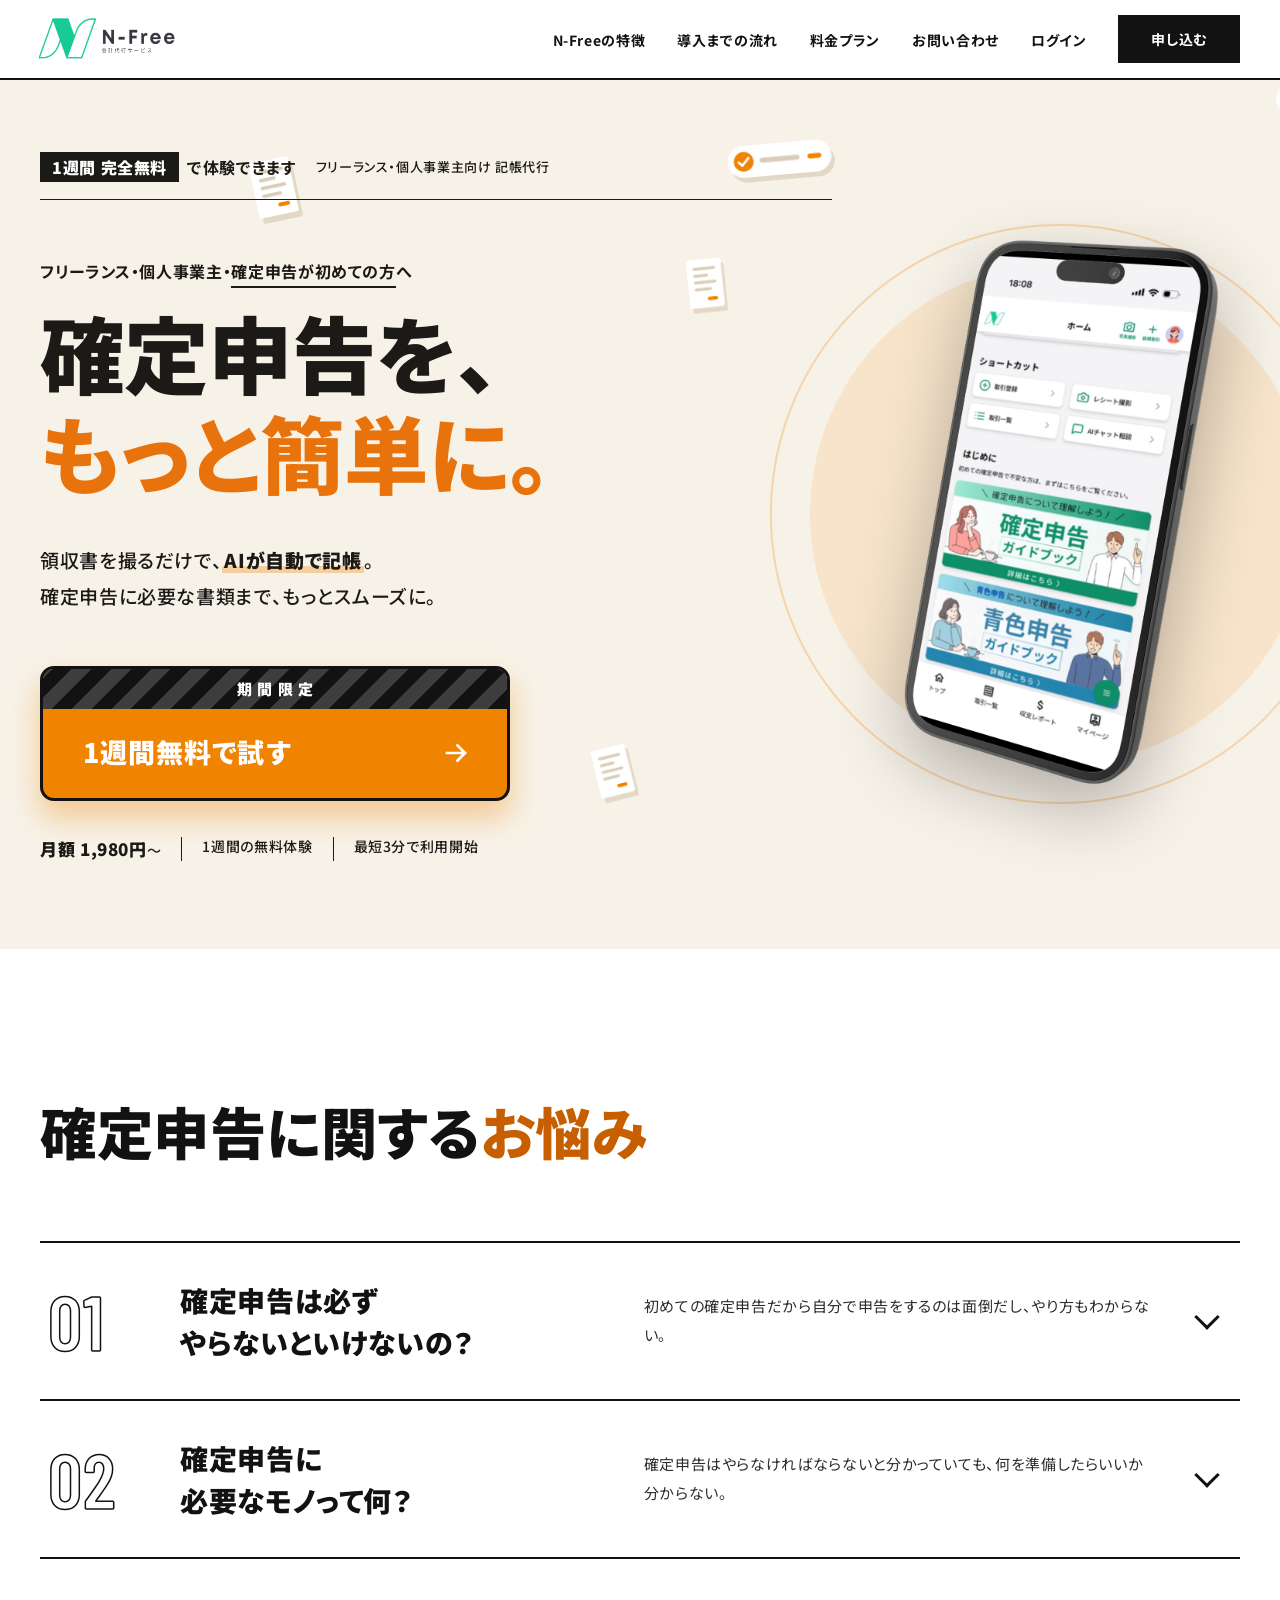
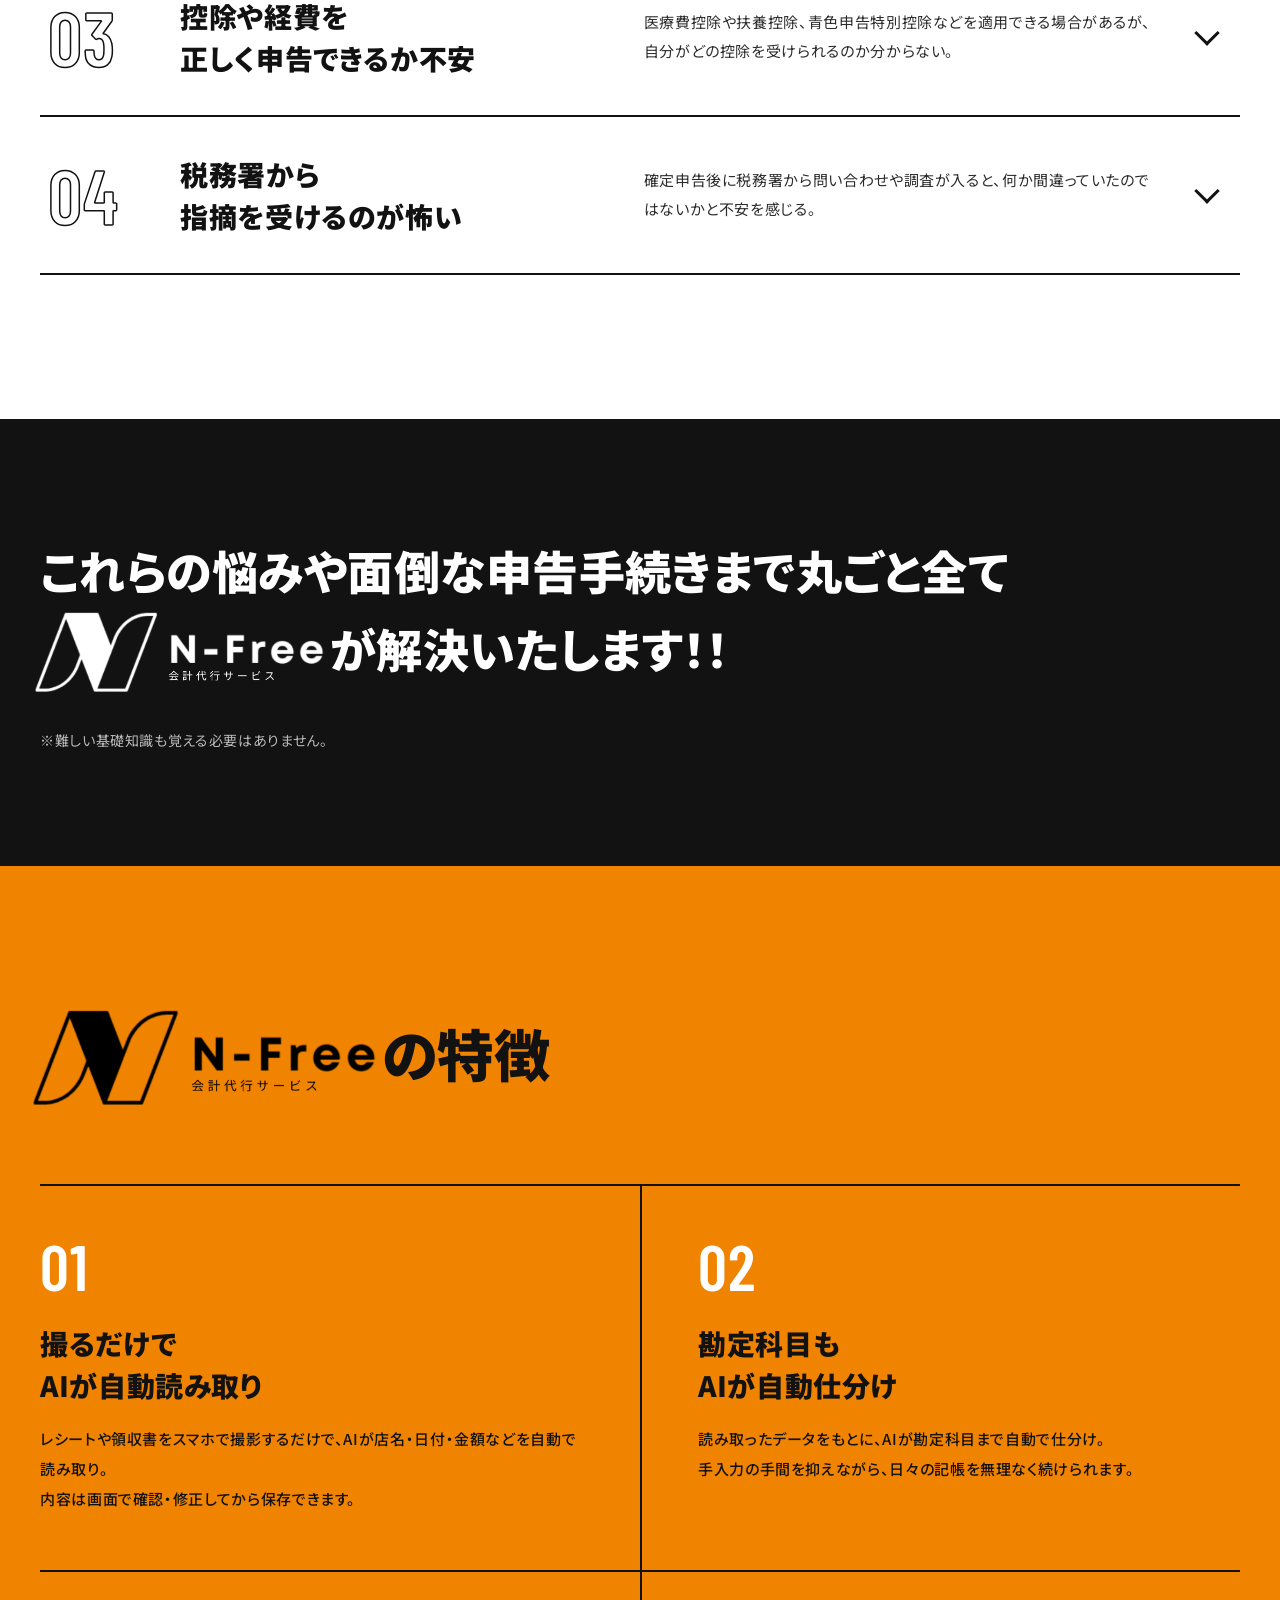
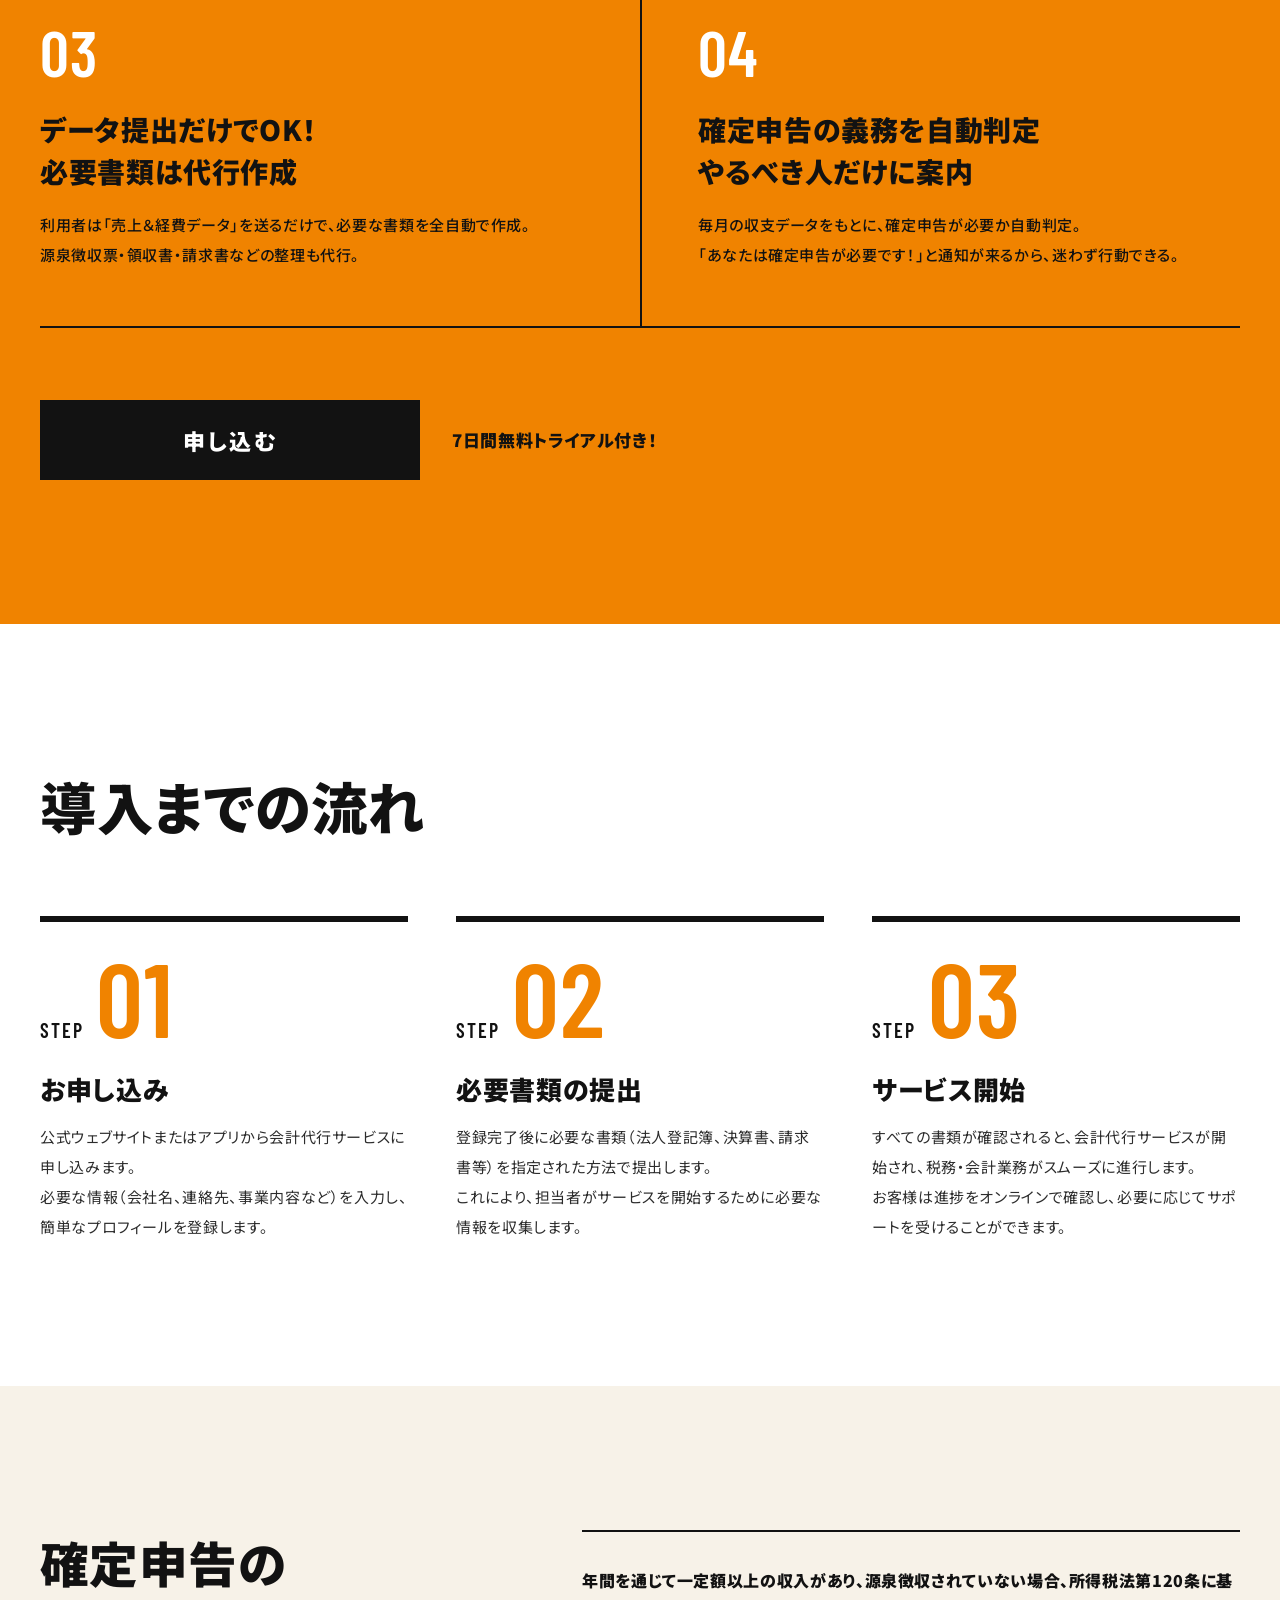
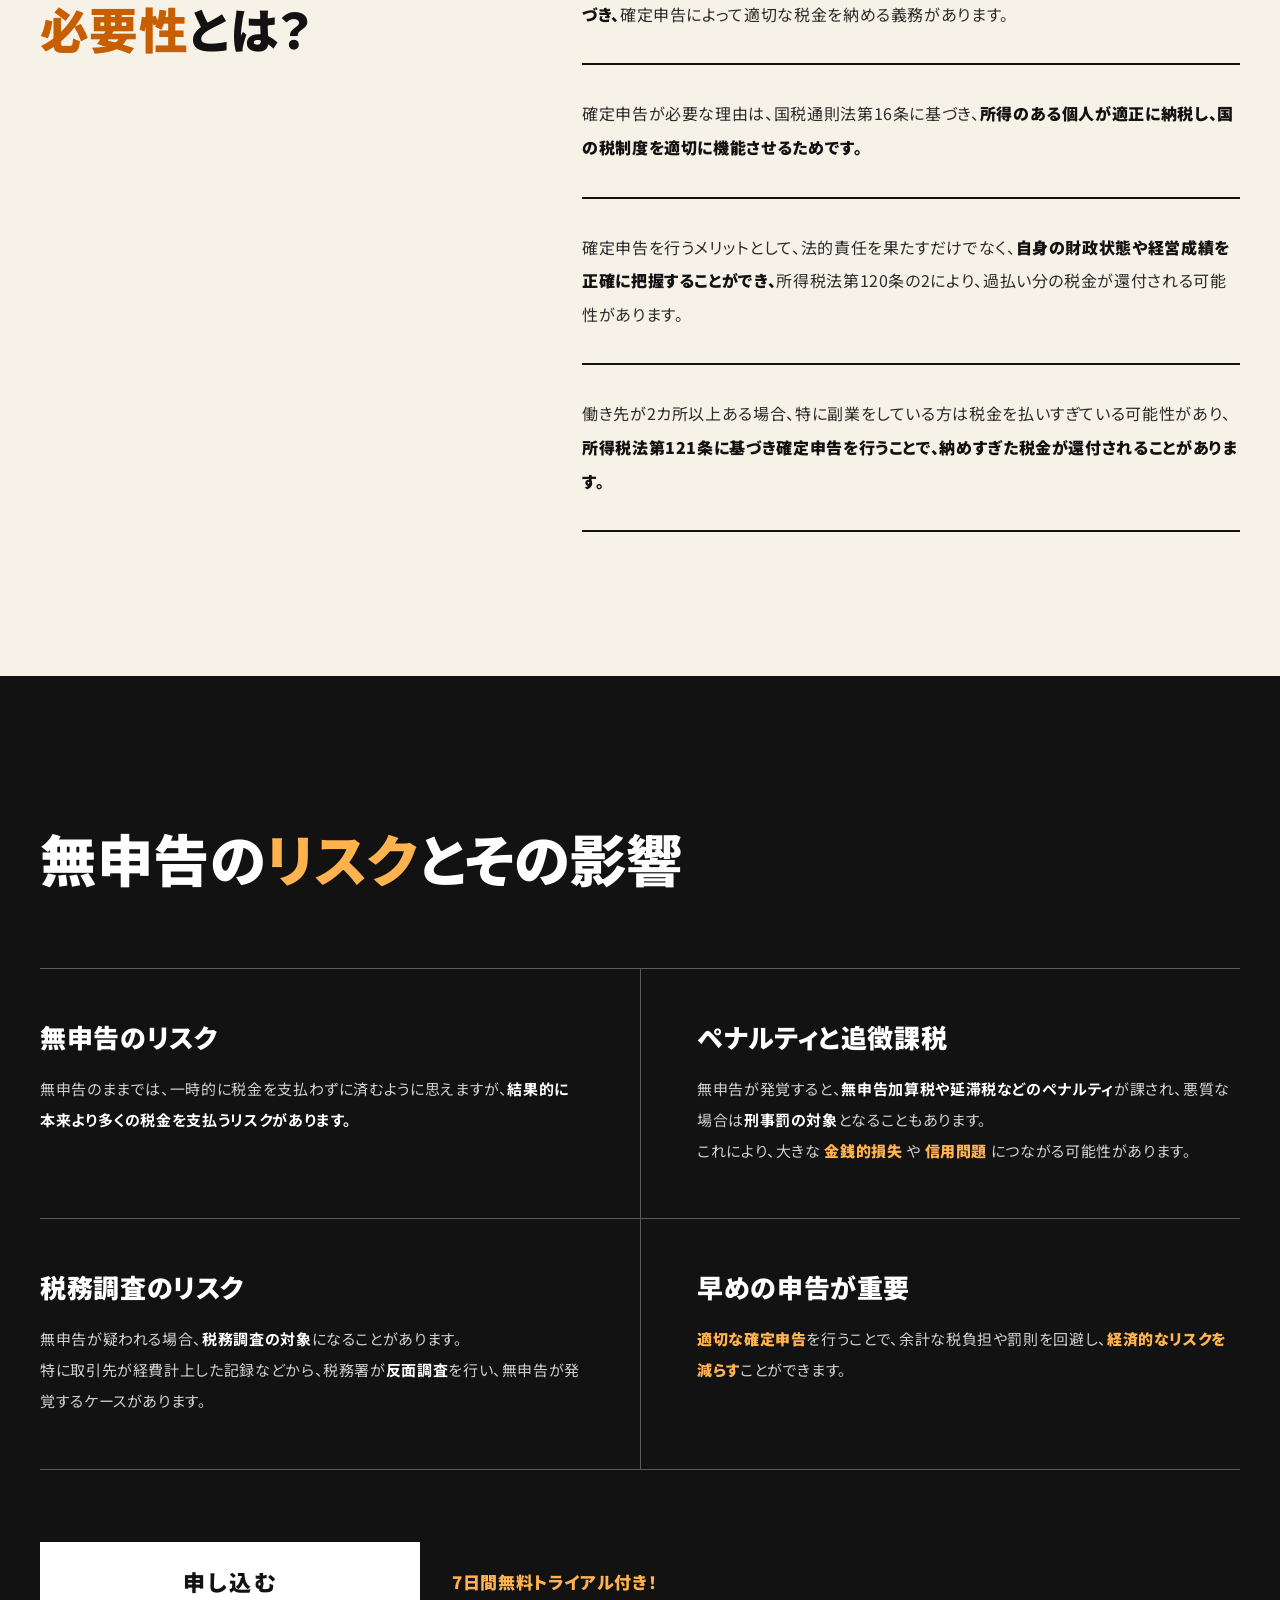
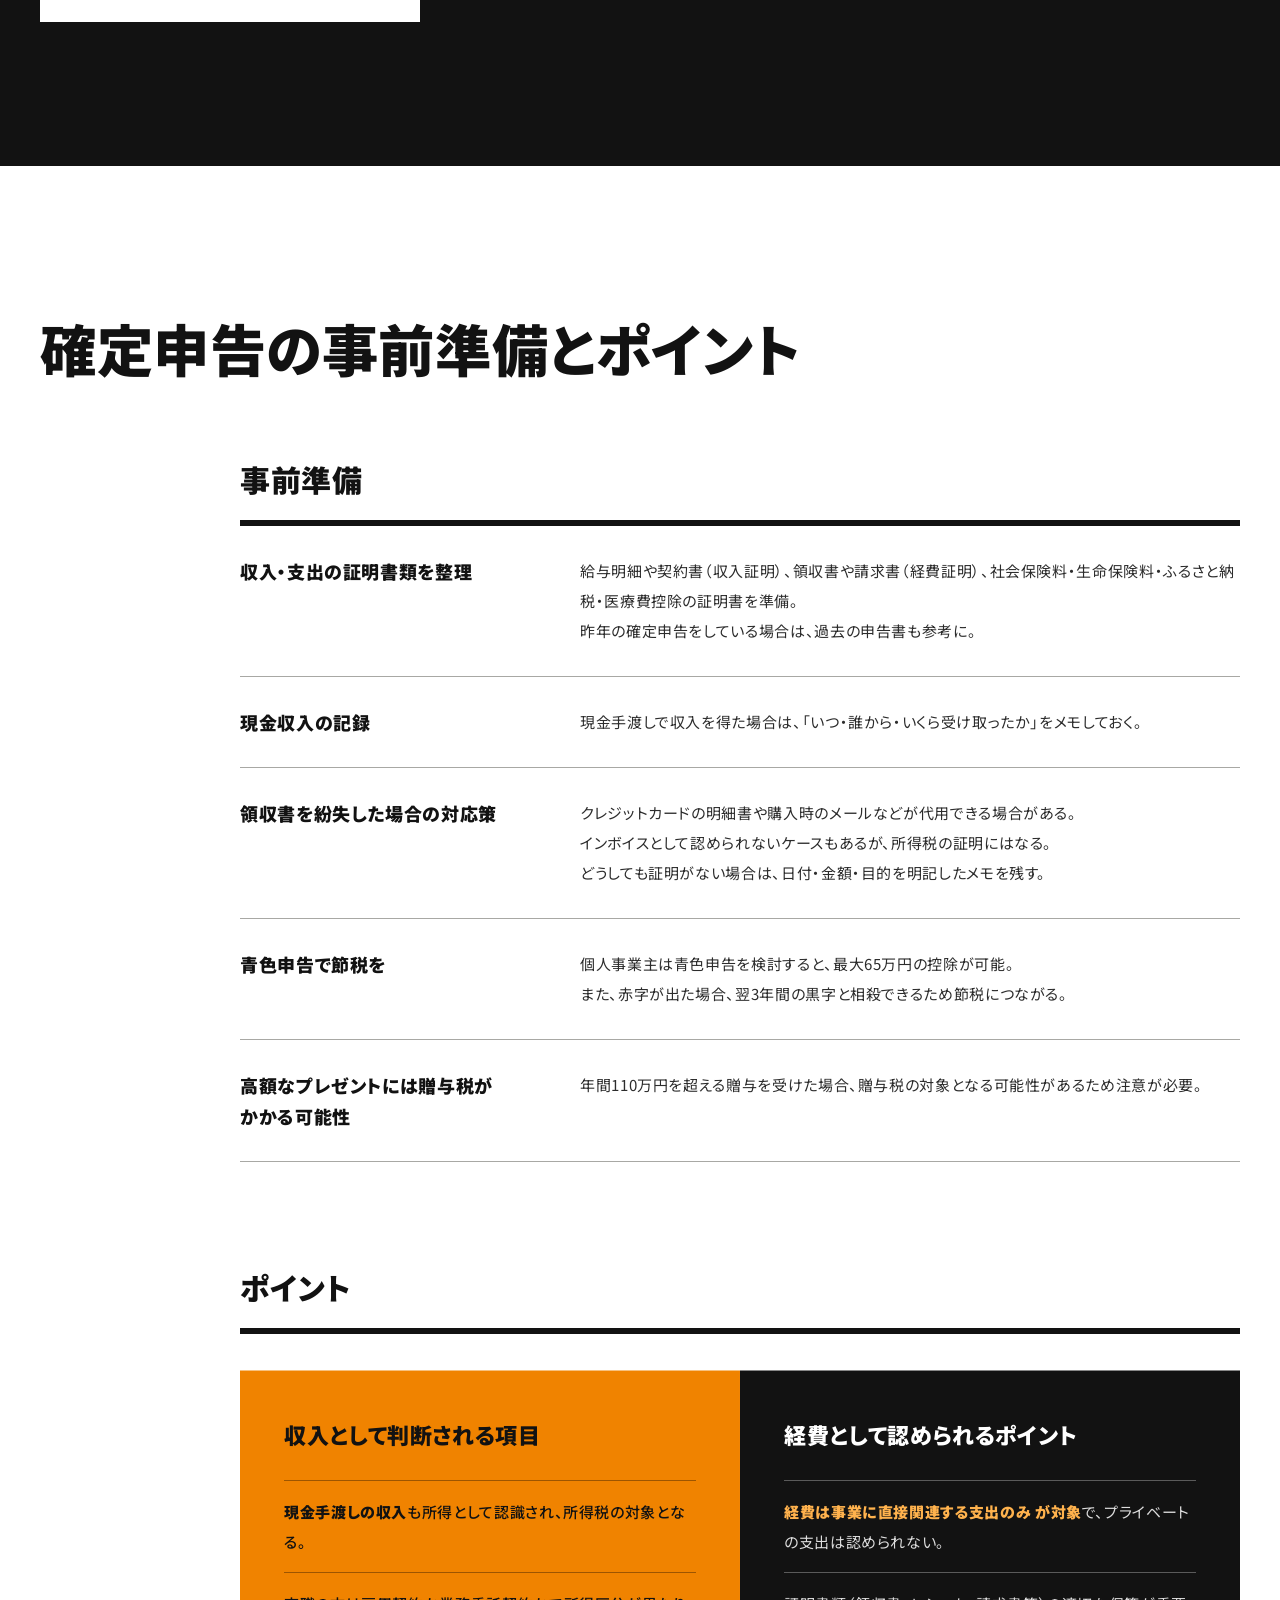
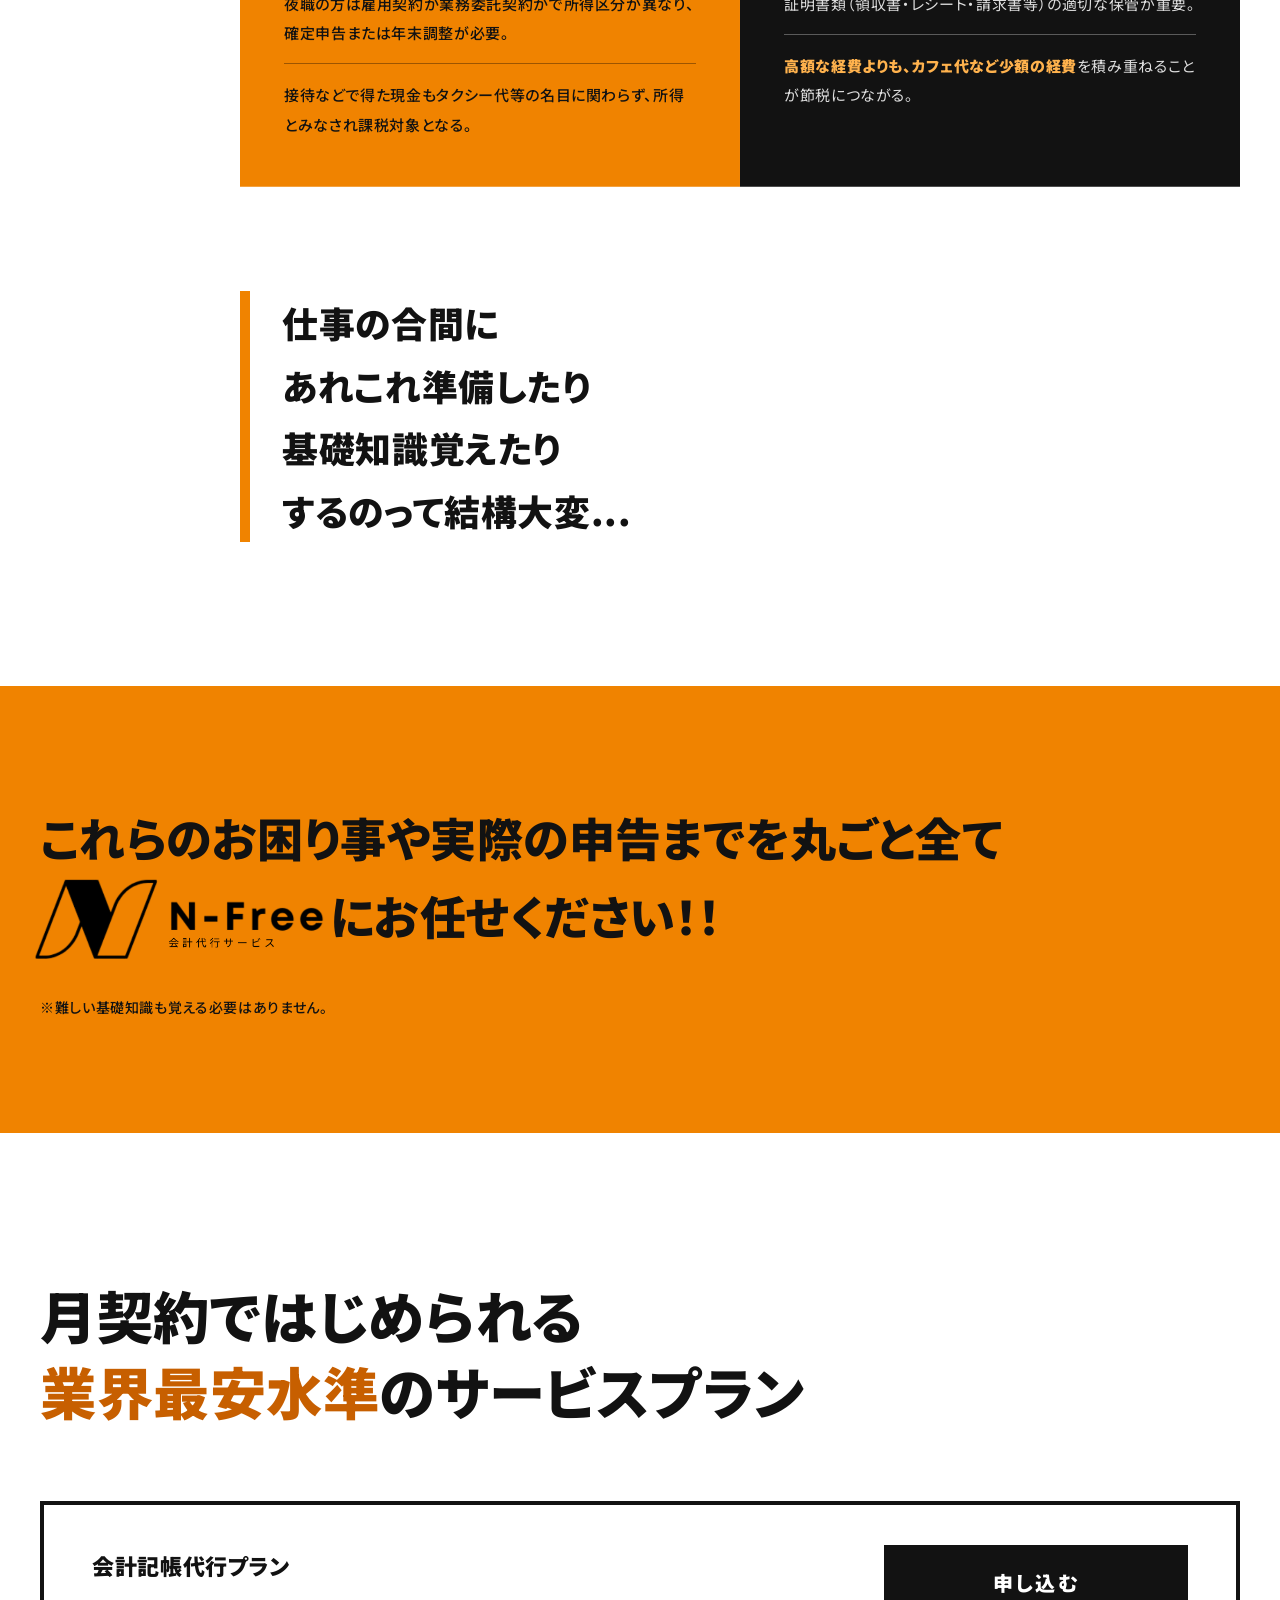
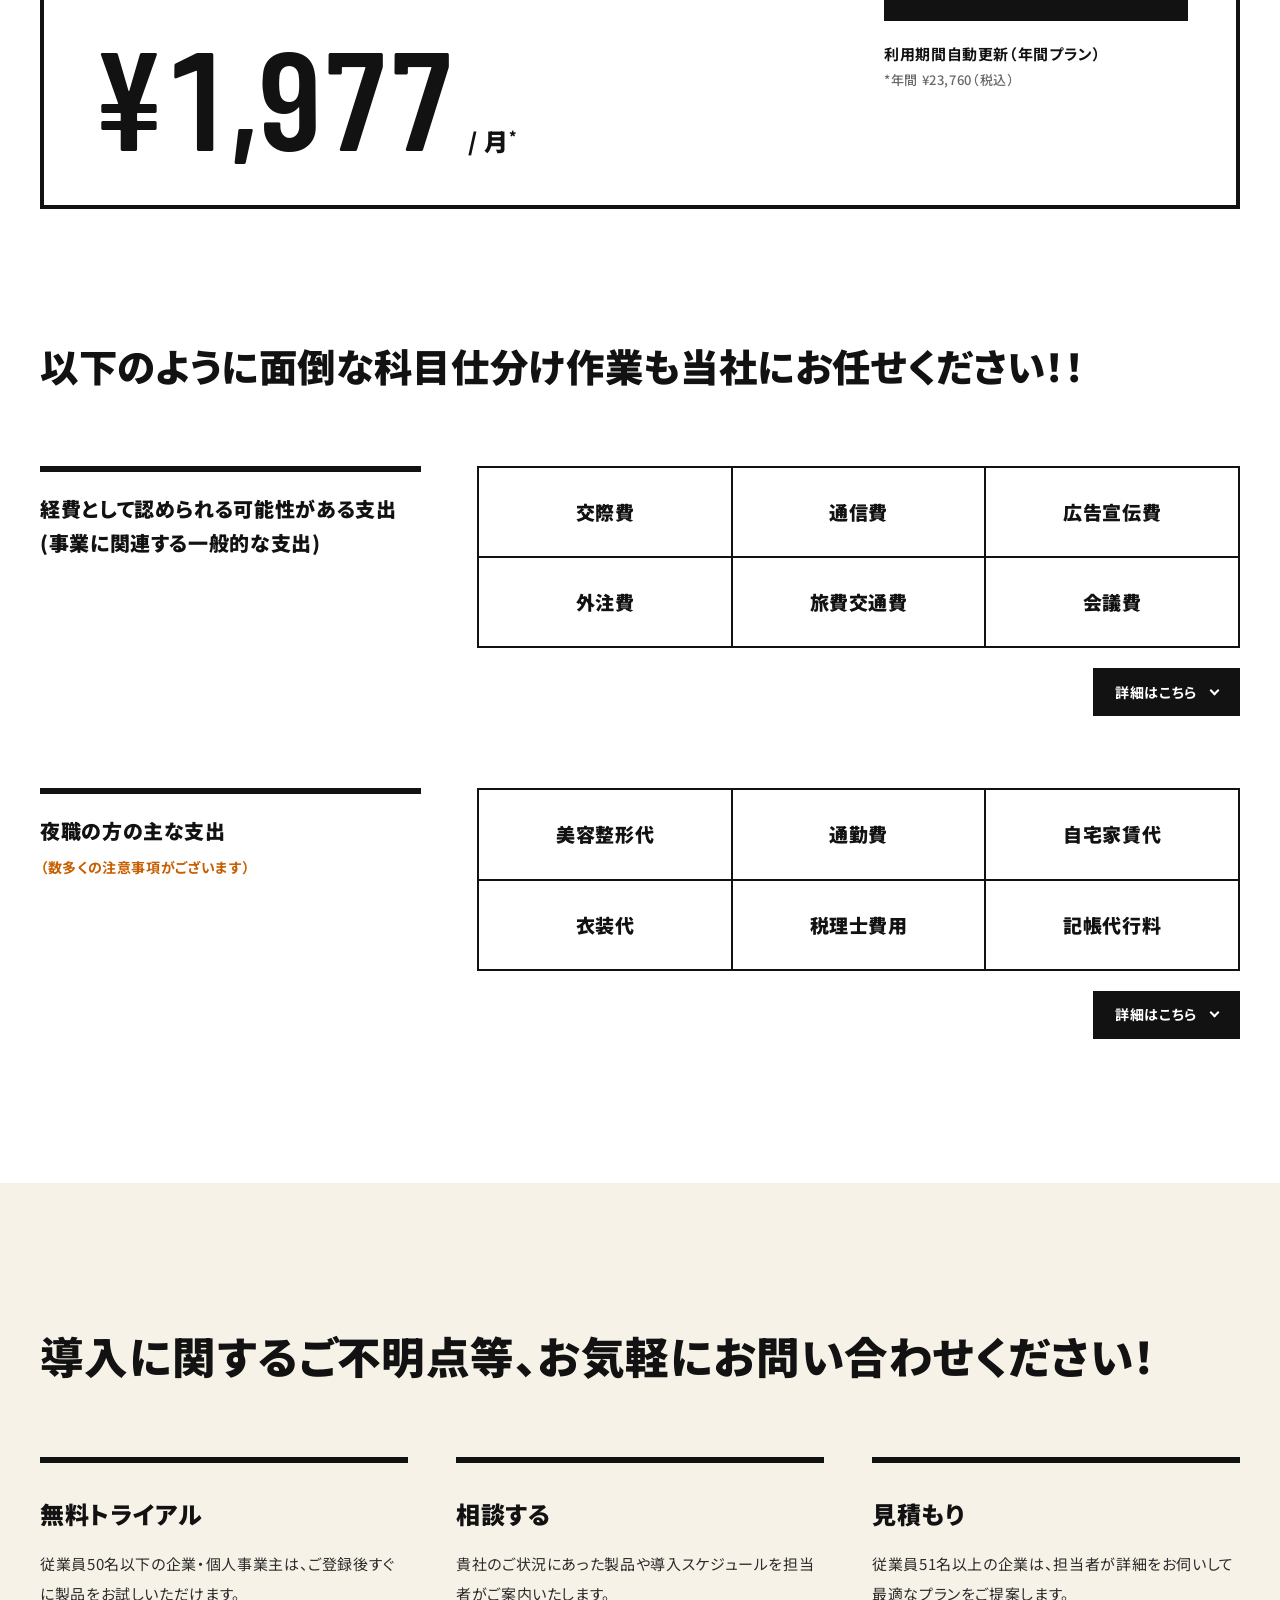
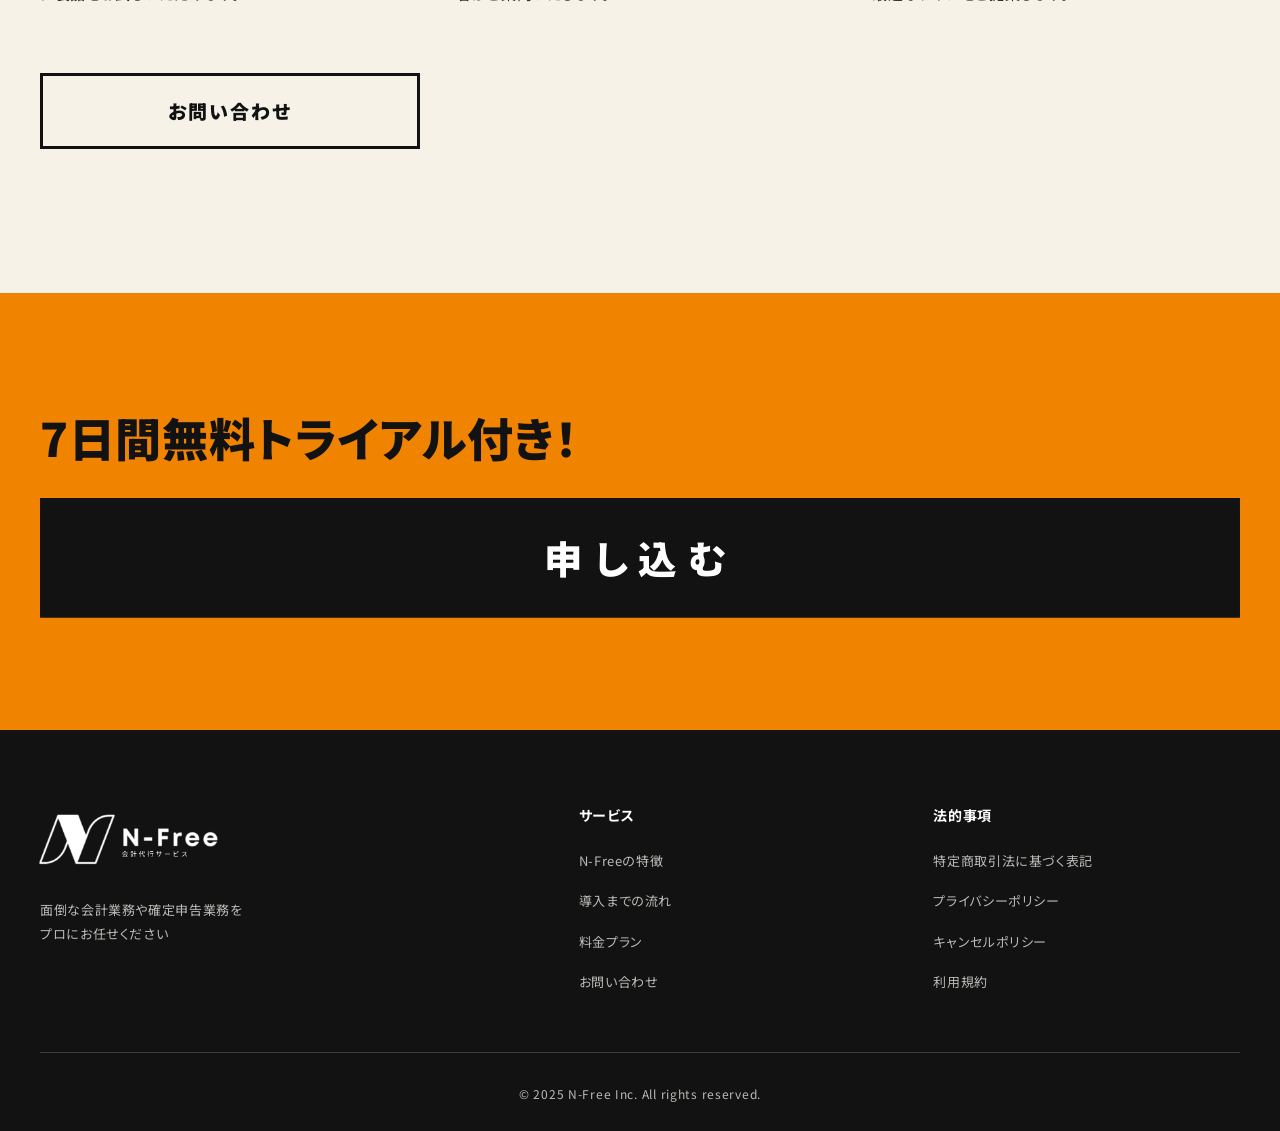
<file: index.html>
<!DOCTYPE html>
<html lang="ja">

<head>
    <meta charset="UTF-8">
    <meta name="viewport" content="width=device-width, initial-scale=1.0">
    <meta name="robots" content="noindex, nofollow">
    <link rel="preconnect" href="https://fonts.googleapis.com">
    <link rel="preconnect" href="https://fonts.gstatic.com" crossorigin>
    <link rel="stylesheet" href="https://fonts.googleapis.com/css2?family=Noto+Sans+JP:wght@400;500;700;900&family=Barlow+Condensed:wght@500;600&display=swap">
    <script>document.documentElement.classList.add('js');setTimeout(function(){if(!window.__rv)document.documentElement.classList.remove('js')},3000);</script>
    <title>N-Free 記帳代行サービス</title>
    <link rel="icon" href="image/favicon.ico" type="image/x-icon">
    <link rel="stylesheet" href="style.css">
    <link rel="stylesheet" href="https://cdnjs.cloudflare.com/ajax/libs/font-awesome/6.5.1/css/all.min.css">
    <script src="https://code.jquery.com/jquery-3.6.0.min.js"></script>
</head>

<body>
    <header>
        <div class="container">
            <div class="header-flex">
                <div class="header-img">
                    <a href="index.html"><img src="image/logo01.png" alt="N-Free"></a>
                </div>
                <nav>
                    <ul class="header-list">
                        <li><a href="index.html#sec03" class="list">N-Freeの特徴</a></li>
                        <li><a href="index.html#sec08" class="list">導入までの流れ</a></li>
                        <li><a href="index.html#sec07" class="list">料金プラン</a></li>
                        <li><a href="contact.html" class="list">お問い合わせ</a></li>
                        <li><a href="https://app.n-free.jp" class="list" target="_blank">ログイン</a></li>
                    </ul>
                </nav>
                <div class="header-actions">
                    <a href="https://app.n-free.jp" class="header-login" target="_blank">ログイン</a>
                    <div class="header-link">
                        <a href="https://app.n-free.jp/signup" target="_blank">
                            <span>申し込む</span>
                        </a>
                    </div>
                </div>
                <div id="hamburger" class="hamburger">
                    <span></span>
                    <span></span>
                    <span></span>
                </div>
            </div>
            <div class="menu-overlay"></div>
            <div class="hide-flex">
                <nav>
                    <ul class="hide-list">
                        <li><a href="index.html#sec03" class="list">N-Freeの特徴</a></li>
                        <li><a href="index.html#sec08" class="list">導入までの流れ</a></li>
                        <li><a href="index.html#sec07" class="list">料金プラン</a></li>
                        <li><a href="contact.html" class="list">お問い合わせ</a></li>
                        <li><a href="https://app.n-free.jp" class="list" target="_blank">ログイン</a></li>
                    </ul>
                </nav>
                <div class="hide-link">
                    <a href="https://app.n-free.jp/signup" target="_blank">
                        <span>申し込む</span>
                    </a>
                </div>
            </div>
        </div>
    </header>
    <main>

        <section id="sec01" class="hero">
            <div class="inner hero-inner">
                <div class="hero-body">
                    <a href="https://app.n-free.jp/signup" target="_blank" rel="noopener" class="hero-promo">
                        <span class="hero-promo-headline"><strong>1週間 完全無料</strong>で体験できます</span>
                        <span class="hero-promo-sub">フリーランス・個人事業主向け 記帳代行</span>
                    </a>
                    <p class="hero-eyebrow">フリーランス・個人事業主・<span class="hero-eyebrow-em">確定申告が初めての方</span>へ</p>
                    <h1 class="hero-title">
                        <span class="hero-title-line">確定申告を、</span>
                        <span class="hero-title-line hero-title-accent">もっと簡単に。</span>
                    </h1>
                    <p class="hero-subtitle">
                        領収書を撮るだけで、<strong>AIが自動で記帳</strong>。<br>
                        確定申告に必要な書類まで、もっとスムーズに。
                    </p>
                    <div class="hero-cta">
                        <a href="https://app.n-free.jp/signup" target="_blank" rel="noopener" class="btn btn-primary btn-hero">
                            <span class="btn-tag">期間限定</span>
                            <span class="btn-label">1週間無料で試す</span>
                            <svg class="btn-arrow" width="20" height="20" viewBox="0 0 20 20" aria-hidden="true">
                                <path d="M4 10h12m-5-5l5 5-5 5" stroke="currentColor" stroke-width="1.8" fill="none" stroke-linecap="square"/>
                            </svg>
                        </a>
                    </div>
                    <ul class="hero-meta" aria-label="サービス特徴">
                        <li><strong>月額 1,980円</strong>〜</li>
                        <li>1週間の無料体験</li>
                        <li>最短3分で利用開始</li>
                    </ul>
                </div>
                <div class="hero-visual">
                    <img src="image/app-screen-home-left.png" alt="N-Free アプリのホーム画面" class="hero-app-image">
                </div>
            </div>
        </section>

        <section id="sec02" class="sec sec-problems">
            <div class="inner">
                <div class="sec-head">
                    <h2 class="sec-title">確定申告に関する<strong class="mark">お悩み</strong></h2>
                </div>
                <ul class="problem-list">
                    <li class="problem">
                        <a href="index.html#sec04">
                            <div class="problem-text">
                                <h3>確定申告は必ず<br>やらないといけないの？</h3>
                                <p>初めての確定申告だから自分で申告をするのは面倒だし、やり方もわからない。</p>
                            </div>
                        </a>
                    </li>
                    <li class="problem">
                        <a href="index.html#sec06">
                            <div class="problem-text">
                                <h3>確定申告に<br>必要なモノって何？</h3>
                                <p>確定申告はやらなければならないと分かっていても、何を準備したらいいか分からない。</p>
                            </div>
                        </a>
                    </li>
                    <li class="problem">
                        <a href="index.html#sec05">
                            <div class="problem-text">
                                <h3>控除や経費を<br>正しく申告できるか不安</h3>
                                <p>医療費控除や扶養控除、青色申告特別控除などを適用できる場合があるが、自分がどの控除を受けられるのか分からない。</p>
                            </div>
                        </a>
                    </li>
                    <li class="problem">
                        <a href="index.html#sec07">
                            <div class="problem-text">
                                <h3>税務署から<br>指摘を受けるのが怖い</h3>
                                <p>確定申告後に税務署から問い合わせや調査が入ると、何か間違っていたのではないかと不安を感じる。</p>
                            </div>
                        </a>
                    </li>
                </ul>
            </div>
            <div class="statement">
                <div class="inner">
                    <p class="statement-main">これらの悩みや面倒な申告手続きまで丸ごと全て<br><img src="image/features.png" alt="N-Free" class="statement-logo">が解決いたします！！</p>
                    <p class="statement-note">※難しい基礎知識も覚える必要はありません。</p>
                </div>
            </div>
        </section>

        <section id="sec03" class="sec sec-features">
            <div class="inner">
                <div class="sec-head">
                    <h2 class="sec-title"><img src="image/features.png" alt="N-Free" class="title-logo">の特徴</h2>
                </div>
                <ul class="feature-list">
                    <li class="feature">
                        <h3>撮るだけで<br>AIが自動読み取り</h3>
                        <p>レシートや領収書をスマホで撮影するだけで、AIが店名・日付・金額などを自動で読み取り。<br>
                            内容は画面で確認・修正してから保存できます。</p>
                    </li>
                    <li class="feature">
                        <h3>勘定科目も<br>AIが自動仕分け</h3>
                        <p>読み取ったデータをもとに、AIが勘定科目まで自動で仕分け。<br>
                            手入力の手間を抑えながら、日々の記帳を無理なく続けられます。</p>
                    </li>
                    <li class="feature">
                        <h3>データ提出だけでOK！<br>必要書類は代行作成</h3>
                        <p>利用者は「売上＆経費データ」を送るだけで、必要な書類を全自動で作成。<br>
                            源泉徴収票・領収書・請求書などの整理も代行。</p>
                    </li>
                    <li class="feature">
                        <h3>確定申告の義務を自動判定<br>やるべき人だけに案内</h3>
                        <p>毎月の収支データをもとに、確定申告が必要か自動判定。<br>
                            「あなたは確定申告が必要です！」と通知が来るから、迷わず行動できる。</p>
                    </li>
                </ul>
                <div class="cta">
                    <p class="cta-note">7日間無料トライアル付き！</p>
                    <a href="https://app.n-free.jp/signup" target="_blank" class="btn btn-primary btn-cta"><span>申し込む</span></a>
                </div>
            </div>
        </section>

        <section id="sec08" class="sec sec-flow">
            <div class="inner">
                <div class="sec-head">
                    <h2 class="sec-title">導入までの流れ</h2>
                </div>
                <ol class="step-list">
                    <li class="step">
                        <div class="step-no"><span class="step-label">STEP</span><span class="step-number">01</span></div>
                        <h3>お申し込み</h3>
                        <p class="desc">
                            公式ウェブサイトまたはアプリから会計代行サービスに申し込みます。<br>
                            必要な情報（会社名、連絡先、事業内容など）を入力し、簡単なプロフィールを登録します。
                        </p>
                    </li>
                    <li class="step">
                        <div class="step-no"><span class="step-label">STEP</span><span class="step-number">02</span></div>
                        <h3>必要書類の提出</h3>
                        <p class="desc">
                            登録完了後に必要な書類（法人登記簿、決算書、請求書等）を指定された方法で提出します。<br>
                            これにより、担当者がサービスを開始するために必要な情報を収集します。
                        </p>
                    </li>
                    <li class="step">
                        <div class="step-no"><span class="step-label">STEP</span><span class="step-number">03</span></div>
                        <h3>サービス開始</h3>
                        <p class="desc">
                            すべての書類が確認されると、会計代行サービスが開始され、税務・会計業務がスムーズに進行します。<br>
                            お客様は進捗をオンラインで確認し、必要に応じてサポートを受けることができます。
                        </p>
                    </li>
                </ol>
            </div>
        </section>

        <section id="sec04" class="sec sec-needs">
            <div class="inner">
                <div class="sec-head">
                    <h2 class="sec-title">確定申告の<strong class="mark mark-green">必要性</strong>とは？</h2>
                </div>
                <ul class="needs-list">
                    <li><strong>年間を通じて一定額以上の収入があり、源泉徴収されていない場合、所得税法第120条に基づき、</strong>確定申告によって適切な税金を納める義務があります。</li>
                    <li>確定申告が必要な理由は、国税通則法第16条に基づき、<strong>所得のある個人が適正に納税し、国の税制度を適切に機能させるためです。</strong></li>
                    <li>確定申告を行うメリットとして、法的責任を果たすだけでなく、<strong>自身の財政状態や経営成績を正確に把握することができ、</strong>所得税法第120条の2により、過払い分の税金が還付される可能性があります。</li>
                    <li>働き先が2カ所以上ある場合、特に副業をしている方は税金を払いすぎている可能性があり、<strong>所得税法第121条に基づき確定申告を行うことで、納めすぎた税金が還付されることがあります。</strong></li>
                </ul>
            </div>
        </section>

        <section id="sec05" class="sec sec-risk">
            <div class="inner">
                <div class="sec-head">
                    <h2 class="sec-title">無申告の<strong class="mark mark-green">リスク</strong>とその影響</h2>
                </div>
                <ul class="risk-list">
                    <li class="risk">
                        <div class="risk-text">
                            <h3>無申告のリスク</h3>
                            <p>
                                無申告のままでは、一時的に税金を支払わずに済むように思えますが、<strong>結果的に本来より多くの税金を支払うリスクがあります。</strong>
                            </p>
                        </div>
                    </li>
                    <li class="risk">
                        <div class="risk-text">
                            <h3>ペナルティと追徴課税</h3>
                            <p>
                                無申告が発覚すると、<strong>無申告加算税や延滞税などのペナルティ</strong>が課され、悪質な場合は<strong>刑事罰の対象</strong>となることもあります。<br>
                                これにより、大きな <span class="hl">金銭的損失</span> や <span class="hl">信用問題</span>
                                につながる可能性があります。
                            </p>
                        </div>
                    </li>
                    <li class="risk">
                        <div class="risk-text">
                            <h3>税務調査のリスク</h3>
                            <p>
                                無申告が疑われる場合、<strong>税務調査の対象</strong>になることがあります。<br>
                                特に取引先が経費計上した記録などから、税務署が<strong>反面調査</strong>を行い、無申告が発覚するケースがあります。
                            </p>
                        </div>
                    </li>
                    <li class="risk">
                        <div class="risk-text">
                            <h3>早めの申告が重要</h3>
                            <p>
                                <span class="hl">適切な確定申告</span>を行うことで、余計な税負担や罰則を回避し、<span class="hl">経済的なリスクを減らす</span>ことができます。
                            </p>
                        </div>
                    </li>
                </ul>
                <div class="cta">
                    <p class="cta-note">7日間無料トライアル付き！</p>
                    <a href="https://app.n-free.jp/signup" target="_blank" class="btn btn-primary btn-cta"><span>申し込む</span></a>
                </div>
            </div>
        </section>

        <section id="sec06" class="sec sec-prep">
            <div class="inner">
                <div class="sec-head">
                    <h2 class="sec-title">確定申告の事前準備とポイント</h2>
                </div>
                <div class="prep-body">
                    <div class="prep-block prep-reserve">
                        <h2 class="sub-title">事前準備</h2>
                        <ul class="reserve-list">
                            <li>
                                <h3>収入・支出の証明書類を整理</h3>
                                <p>給与明細や契約書（収入証明）、領収書や請求書（経費証明）、社会保険料・生命保険料・ふるさと納税・医療費控除の証明書を準備。<br>昨年の確定申告をしている場合は、過去の申告書も参考に。</p>
                            </li>
                            <li>
                                <h3>現金収入の記録</h3>
                                <p>現金手渡しで収入を得た場合は、「いつ・誰から・いくら受け取ったか」をメモしておく。</p>
                            </li>
                            <li>
                                <h3>領収書を紛失した場合の対応策</h3>
                                <p>クレジットカードの明細書や購入時のメールなどが代用できる場合がある。<br>インボイスとして認められないケースもあるが、所得税の証明にはなる。<br>どうしても証明がない場合は、日付・金額・目的を明記したメモを残す。</p>
                            </li>
                            <li>
                                <h3>青色申告で節税を</h3>
                                <p>個人事業主は青色申告を検討すると、最大65万円の控除が可能。<br>また、赤字が出た場合、翌3年間の黒字と相殺できるため節税につながる。</p>
                            </li>
                            <li>
                                <h3>高額なプレゼントには贈与税がかかる可能性</h3>
                                <p>年間110万円を超える贈与を受けた場合、贈与税の対象となる可能性があるため注意が必要。</p>
                            </li>
                        </ul>
                    </div>
                    <div class="prep-block prep-point">
                        <h2 class="sub-title">ポイント</h2>
                        <div class="point-grid">
                            <div class="point">
                                <h3>収入として判断される項目</h3>
                                <p><strong>現金手渡しの収入</strong>も所得として認識され、所得税の対象となる。</p>
                                <p>夜職の方は雇用契約か業務委託契約かで所得区分が異なり、確定申告または年末調整が必要。</p>
                                <p>接待などで得た現金もタクシー代等の名目に関わらず、所得とみなされ課税対象となる。</p>
                            </div>
                            <div class="point">
                                <h3>経費として認められるポイント</h3>
                                <p><strong>経費は事業に直接関連する支出のみ が対象</strong>で、プライベートの支出は認められない。</p>
                                <p>証明書類（領収書・レシート・請求書等）の適切な保管が重要。</p>
                                <p><strong>高額な経費よりも、カフェ代など少額の経費</strong>を積み重ねることが節税につながる。</p>
                            </div>
                        </div>
                    </div>
                    <p class="voice">仕事の合間に<br>あれこれ準備したり<br>基礎知識覚えたり<br>するのって結構大変...</p>
                </div>
            </div>
        </section>

        <section id="sec07" class="sec sec-price">
            <div class="statement statement-2">
                <div class="inner">
                    <p class="statement-main">これらのお困り事や実際の申告までを丸ごと全て<br><img src="image/features.png" alt="N-Free" class="statement-logo">にお任せください！！</p>
                    <p class="statement-note">※難しい基礎知識も覚える必要はありません。</p>
                </div>
            </div>
            <div class="inner">
                <div class="sec-head">
                    <h2 class="sec-title">月契約ではじめられる<br><strong class="mark mark-green">業界最安水準</strong>のサービスプラン</h2>
                </div>
                <div class="plan">
                    <p class="plan-name">会計記帳代行プラン</p>
                    <p class="plan-price"><strong>¥1,980</strong> / 月<span class="plan-ast">*</span></p>
                    <p class="plan-action"><a href="https://app.n-free.jp/signup" target="_blank" class="btn btn-primary btn-plan">申し込む</a></p>
                    <p class="plan-note">利用期間自動更新（年間プラン）<br><span class="plan-note-small">*年間 ¥23,760（税込）</span></p>
                </div>

                <h3 class="expense-lead">以下のように面倒な科目仕分け作業も<br class="sp-only">当社にお任せください！！</h3>

                <div class="expense expense-1">
                    <h2 class="expense-title">経費として認められる可能性がある支出<br>(事業に関連する一般的な支出)</h2>
                    <ul class="expense-tags">
                        <li>交際費</li>
                        <li>通信費</li>
                        <li>広告宣伝費</li>
                        <li>外注費</li>
                        <li>旅費交通費</li>
                        <li>会議費</li>
                    </ul>
                    <p class="expense-more"><button type="button" class="toggle01 expense-toggle">詳細はこちら</button></p>
                    <div class="table-container01 expense-table-wrap">
                        <table class="expense-table">
                            <thead>
                                <tr>
                                    <th class="narrow">項目</th>
                                    <th>具体例</th>
                                </tr>
                            </thead>
                            <tbody>
                                <tr><td class="narrow">交際費</td><td>取引先との接待や贈答</td></tr>
                                <tr><td class="narrow">会議費</td><td>会議を目的とした支出（1人10,000円以下）</td></tr>
                                <tr><td class="narrow">旅費交通費</td><td>事業上必要な旅費や交通費</td></tr>
                                <tr><td class="narrow">外注費</td><td>業務委託費用</td></tr>
                                <tr><td class="narrow">通信費</td><td>インターネット利用料、郵送費</td></tr>
                                <tr><td class="narrow">広告宣伝費</td><td>名刺代、チラシ、パンフレット、ホームページ</td></tr>
                            </tbody>
                        </table>
                    </div>
                </div>

                <div class="expense expense-2">
                    <h2 class="expense-title">夜職の方の主な支出<strong class="mark mark-green"><br class="sp-only">（数多くの注意事項がございます）</strong></h2>
                    <ul class="expense-tags">
                        <li>美容整形代</li>
                        <li>通勤費</li>
                        <li>自宅家賃代</li>
                        <li>衣装代</li>
                        <li>税理士費用</li>
                        <li>記帳代行料</li>
                    </ul>
                    <p class="expense-more"><button type="button" class="toggle02 expense-toggle">詳細はこちら</button></p>
                    <div class="table-container02 expense-table-wrap">
                        <table class="expense-table">
                            <thead>
                                <tr>
                                    <th class="narrow">項目</th>
                                    <th>具体例</th>
                                </tr>
                            </thead>
                            <tbody>
                                <tr><td class="narrow">衣装代</td><td>お店で着る衣装代やドレス代、ヌーブラ、コスプレ、ストール</td></tr>
                                <tr><td class="narrow">通勤費</td><td>自宅とお店までの交通費として電車代やタクシー代</td></tr>
                                <tr><td class="narrow">通信費</td><td>スマートフォン本体代、インターネット利用料、電話代</td></tr>
                                <tr><td class="narrow">小物代</td><td>ハンカチ、ライター、バッグ、名刺入れなど</td></tr>
                                <tr><td class="narrow">自宅家賃</td><td>賃貸借契約している賃料</td></tr>
                                <tr><td class="narrow">美容整形代</td><td>美容院でのエステや脱毛、ネイル</td></tr>
                                <tr><td class="narrow">名刺代</td><td>名刺作成費用</td></tr>
                                <tr><td class="narrow">書籍や新聞代</td><td>自分磨きに関連した本の購入費やサブスク料</td></tr>
                                <tr><td class="narrow">交際費</td><td>同伴やアフターなど、お客さんとのご飯代のうち支払った分やお客さんへのプレゼント代</td></tr>
                                <tr><td class="narrow">税理士費用</td><td>税理士への顧問料や確定申告費用</td></tr>
                                <tr><td class="narrow">記帳代行料</td><td>領収書や通帳のコピーなどの取引記録の代行料</td></tr>
                                <tr><td class="narrow">雑費</td><td>ヘアセット代</td></tr>
                                <tr><td class="narrow">アクセサリー</td><td>かばん、靴、バッグ、ネックレスなどアクセサリー類</td></tr>
                                <tr><td class="narrow">ジム代</td><td>トレーニングジム代</td></tr>
                                <tr><td class="narrow">その他</td><td>お仕事に関連する出費</td></tr>
                            </tbody>
                        </table>
                    </div>
                </div>
            </div>
        </section>

        <section id="sec09" class="sec sec-contact">
            <div class="inner">
                <div class="sec-head">
                    <h2 class="sec-title">導入に関するご不明点等、<br class="sp-only">お気軽にお問い合わせください！</h2>
                </div>
                <ul class="contact-list">
                    <li class="contact-item">
                        <div class="contact-text">
                            <h3>無料トライアル</h3>
                            <p>従業員50名以下の企業・個人事業主は、ご登録後すぐに製品をお試しいただけます。</p>
                        </div>
                    </li>
                    <li class="contact-item">
                        <div class="contact-text">
                            <h3>相談する</h3>
                            <p>貴社のご状況にあった製品や導入スケジュールを担当者がご案内いたします。</p>
                        </div>
                    </li>
                    <li class="contact-item">
                        <div class="contact-text">
                            <h3>見積もり</h3>
                            <p>従業員51名以上の企業は、担当者が詳細をお伺いして最適なプランをご提案します。</p>
                        </div>
                    </li>
                </ul>
                <p class="contact-action"><a href="contact.html" class="btn btn-secondary btn-contact">お問い合わせ</a></p>
            </div>
        </section>

        <section class="sec sec-final">
            <div class="inner">
                <div class="cta">
                    <p class="cta-note">7日間無料トライアル付き！</p>
                    <a href="https://app.n-free.jp/signup" target="_blank" class="btn btn-primary btn-cta"><span>申し込む</span></a>
                </div>
            </div>
        </section>

    </main>
    <footer>
        <div class="container">
            <div class="footer-content">
                <div class="footer-section">
                    <div class="footer-logo">
                        <img src="image/logo01.png" alt="N-Free" style="max-width: 200px;">
                    </div>
                    <p class="footer-text">面倒な会計業務や確定申告業務を<br>プロにお任せください</p>
                </div>
                
                <div class="footer-section">
                    <h4>サービス</h4>
                    <ul class="footer-links">
                        <li><a href="index.html#sec03">N-Freeの特徴</a></li>
                        <li><a href="index.html#sec08">導入までの流れ</a></li>
                        <li><a href="index.html#sec07">料金プラン</a></li>
                        <li><a href="contact.html">お問い合わせ</a></li>
                    </ul>
                </div>
                
                <!--div class="footer-section">
                    <h4>会社情報</h4>
                    <ul class="footer-links">
                        <li><a href="index.html#sec10">会社概要</a></li>
                    </ul>
                </div-->
                
                <div class="footer-section">
                    <h4>法的事項</h4>
                    <ul class="footer-links">
                        <li><a href="tokushoho.html">特定商取引法に基づく表記</a></li>
                        <li><a href="privacy-policy.html">プライバシーポリシー</a></li>
                        <li><a href="cancel-policy.html">キャンセルポリシー</a></li>
                        <li><a href="terms-of-service.html">利用規約</a></li>
                    </ul>
                </div>
            </div>
            
            <div class="footer-bottom">
                <small>© 2025 N-Free Inc. All rights reserved.</small>
            </div>
        </div>
    </footer>
    <script src="script.js"></script>
</body>

</html>
</file>
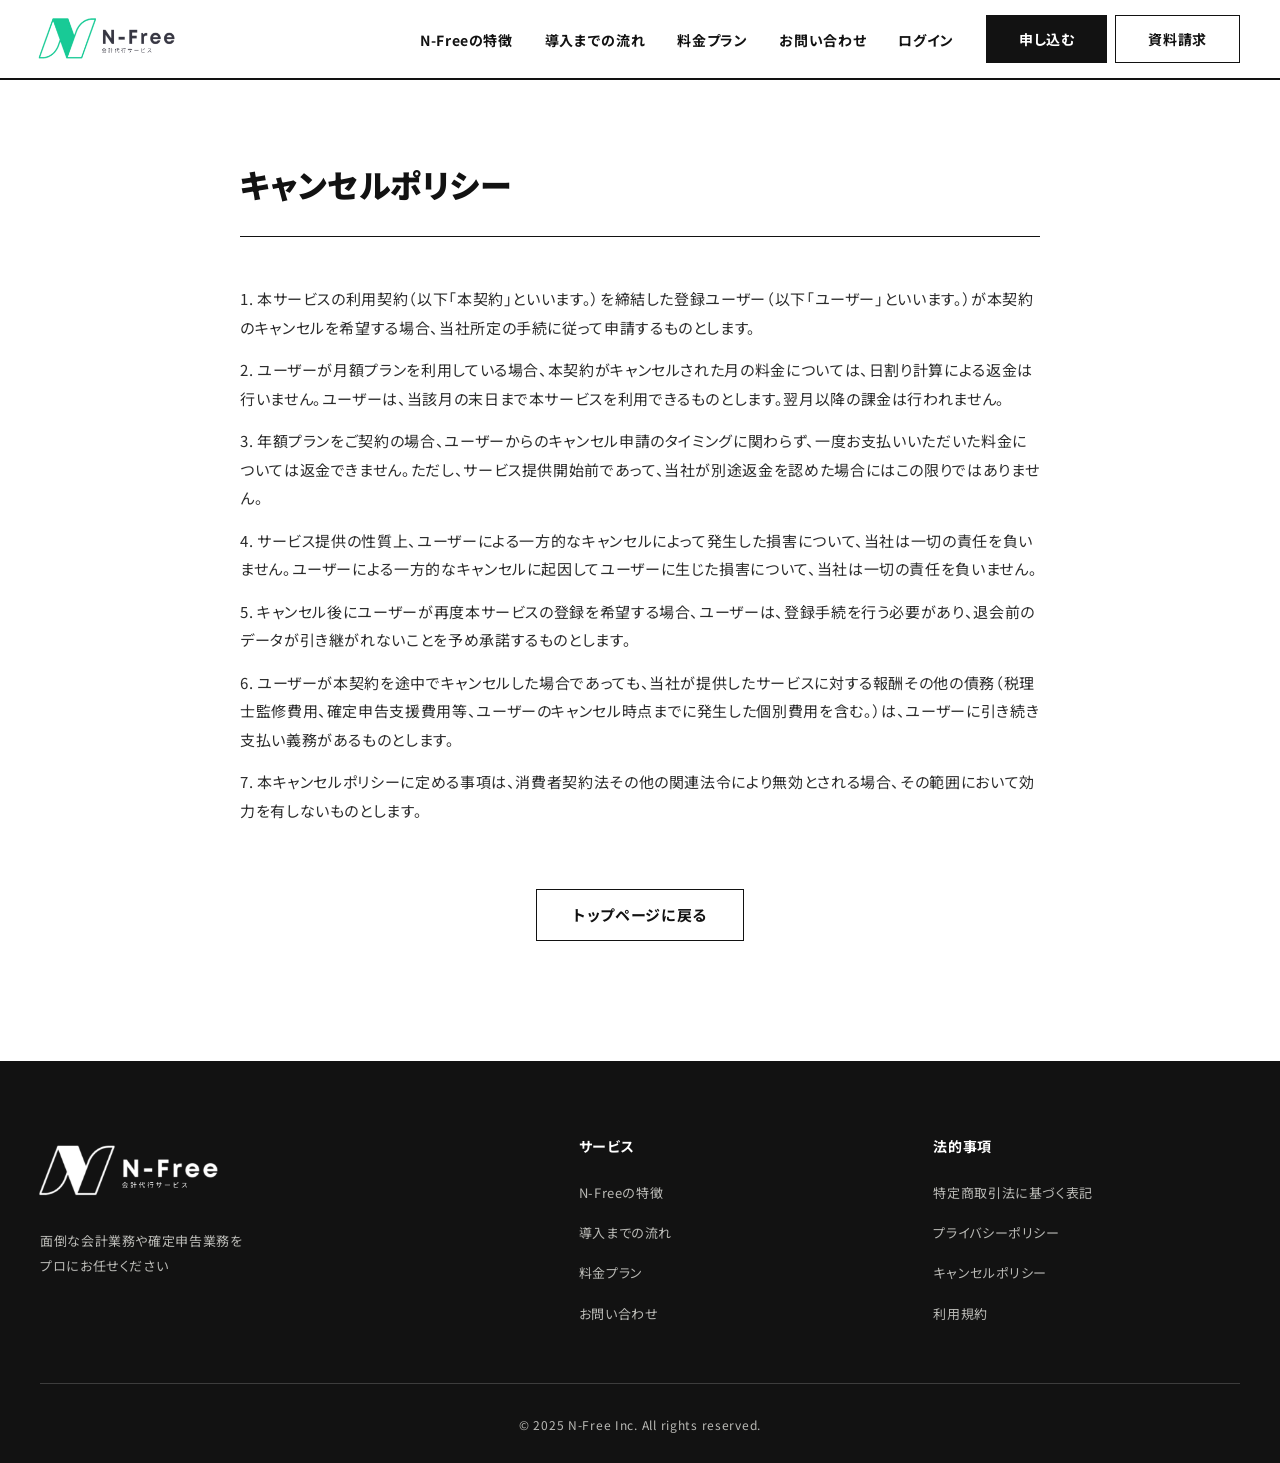
<file: cancel-policy.html>
<!DOCTYPE html>
<html lang="ja">

<head>
    <meta charset="UTF-8">
    <meta name="viewport" content="width=device-width, initial-scale=1.0">
    <meta name="robots" content="noindex, nofollow">
    <link rel="preconnect" href="https://fonts.googleapis.com">
    <link rel="preconnect" href="https://fonts.gstatic.com" crossorigin>
    <link rel="stylesheet" href="https://fonts.googleapis.com/css2?family=Noto+Sans+JP:wght@400;500;700;900&family=Barlow+Condensed:wght@500;600&display=swap">
    <script>document.documentElement.classList.add('js');setTimeout(function(){if(!window.__rv)document.documentElement.classList.remove('js')},3000);</script>
    <title>キャンセルポリシー | N-Free 記帳代行サービス</title>
    <link rel="icon" href="image/favicon.ico" type="image/x-icon">
    <link rel="stylesheet" href="style.css">
    <link rel="stylesheet" href="https://cdnjs.cloudflare.com/ajax/libs/font-awesome/6.5.1/css/all.min.css">
    <script src="https://code.jquery.com/jquery-3.6.0.min.js"></script>
</head>

<body>
    <header>
        <div class="container">
            <div class="header-flex">
                <div class="header-img">
                    <a href="index.html"><img src="image/logo01.png" alt="N-Free"></a>
                </div>
                <nav>
                    <ul class="header-list">
                        <li><a href="index.html#sec03" class="list">N-Freeの特徴</a></li>
                        <li><a href="index.html#sec08" class="list">導入までの流れ</a></li>
                        <li><a href="index.html#sec07" class="list">料金プラン</a></li>
                        <li><a href="contact.html" class="list">お問い合わせ</a></li>
                        <li><a href="https://app.n-free.jp" class="list" target="_blank">ログイン</a></li>
                    </ul>
                </nav>
                <div class="header-actions">
                    <a href="https://app.n-free.jp" class="header-login" target="_blank">ログイン</a>
                    <div class="header-link">
                        <a href="https://app.n-free.jp/signup" target="_blank">
                            <span>申し込む</span>
                        </a>
                        <a href="contact.html">
                            <span>資料請求</span>
                        </a>
                    </div>
                </div>
                <div id="hamburger" class="hamburger">
                    <span></span>
                    <span></span>
                    <span></span>
                </div>
            </div>
            <div class="menu-overlay"></div>
            <div class="hide-flex">
                <nav>
                    <ul class="hide-list">
                        <li><a href="index.html#sec03" class="list">N-Freeの特徴</a></li>
                        <li><a href="index.html#sec08" class="list">導入までの流れ</a></li>
                        <li><a href="index.html#sec07" class="list">料金プラン</a></li>
                        <li><a href="contact.html" class="list">お問い合わせ</a></li>
                        <li><a href="https://app.n-free.jp" class="list" target="_blank">ログイン</a></li>
                    </ul>
                </nav>
                <div class="hide-link">
                    <a href="https://app.n-free.jp/signup" target="_blank">
                        <span>申し込む</span>
                    </a>
                    <a href="contact.html">
                        <span>資料請求</span>
                    </a>
                </div>
            </div>
        </div>
    </header>

    <main>
        <section class="policy-page">
            <div class="policy-container">
                <h1>キャンセルポリシー</h1>
                
                <div>
                    <div>
                        <p>1. 本サービスの利用契約（以下「本契約」といいます。）を締結した登録ユーザー（以下「ユーザー」といいます。）が本契約のキャンセルを希望する場合、当社所定の手続に従って申請するものとします。</p>
                    </div>

                    <div>
                        <p>2. ユーザーが月額プランを利用している場合、本契約がキャンセルされた月の料金については、日割り計算による返金は行いません。ユーザーは、当該月の末日まで本サービスを利用できるものとします。翌月以降の課金は行われません。</p>
                    </div>

                    <div>
                        <p>3. 年額プランをご契約の場合、ユーザーからのキャンセル申請のタイミングに関わらず、一度お支払いいただいた料金については返金できません。ただし、サービス提供開始前であって、当社が別途返金を認めた場合にはこの限りではありません。</p>
                    </div>

                    <div>
                        <p>4. サービス提供の性質上、ユーザーによる一方的なキャンセルによって発生した損害について、当社は一切の責任を負いません。ユーザーによる一方的なキャンセルに起因してユーザーに生じた損害について、当社は一切の責任を負いません。</p>
                    </div>

                    <div>
                        <p>5. キャンセル後にユーザーが再度本サービスの登録を希望する場合、ユーザーは、登録手続を行う必要があり、退会前のデータが引き継がれないことを予め承諾するものとします。</p>
                    </div>

                    <div>
                        <p>6. ユーザーが本契約を途中でキャンセルした場合であっても、当社が提供したサービスに対する報酬その他の債務（税理士監修費用、確定申告支援費用等、ユーザーのキャンセル時点までに発生した個別費用を含む。）は、ユーザーに引き続き支払い義務があるものとします。</p>
                    </div>

                    <div>
                        <p>7. 本キャンセルポリシーに定める事項は、消費者契約法その他の関連法令により無効とされる場合、その範囲において効力を有しないものとします。</p>
                    </div>

                    <div class="button-center">
                        <a href="index.html" class="back-button">トップページに戻る</a>
                    </div>
                </div>
            </div>
        </section>
    </main>

    <footer>
        <div class="container">
            <div class="footer-content">
                <div class="footer-section">
                    <div class="footer-logo">
                        <img src="image/logo01.png" alt="N-Free" style="max-width: 200px;">
                    </div>
                    <p class="footer-text">面倒な会計業務や確定申告業務を<br>プロにお任せください</p>
                </div>
                
                <div class="footer-section">
                    <h4>サービス</h4>
                    <ul class="footer-links">
                        <li><a href="index.html#sec03">N-Freeの特徴</a></li>
                        <li><a href="index.html#sec08">導入までの流れ</a></li>
                        <li><a href="index.html#sec07">料金プラン</a></li>
                        <li><a href="contact.html">お問い合わせ</a></li>
                    </ul>
                </div>
                
                <!--div class="footer-section">
                    <h4>会社情報</h4>
                    <ul class="footer-links">
                        <li><a href="index.html#sec10">会社概要</a></li>
                    </ul>
                </div-->
                
                <div class="footer-section">
                    <h4>法的事項</h4>
                    <ul class="footer-links">
                        <li><a href="tokushoho.html">特定商取引法に基づく表記</a></li>
                        <li><a href="privacy-policy.html">プライバシーポリシー</a></li>
                        <li><a href="cancel-policy.html">キャンセルポリシー</a></li>
                        <li><a href="terms-of-service.html">利用規約</a></li>
                    </ul>
                </div>
            </div>
            
            <div class="footer-bottom">
                <small>© 2025 N-Free Inc. All rights reserved.</small>
            </div>
        </div>
    </footer>

    <script src="script.js"></script>
</body>

</html>
</file>
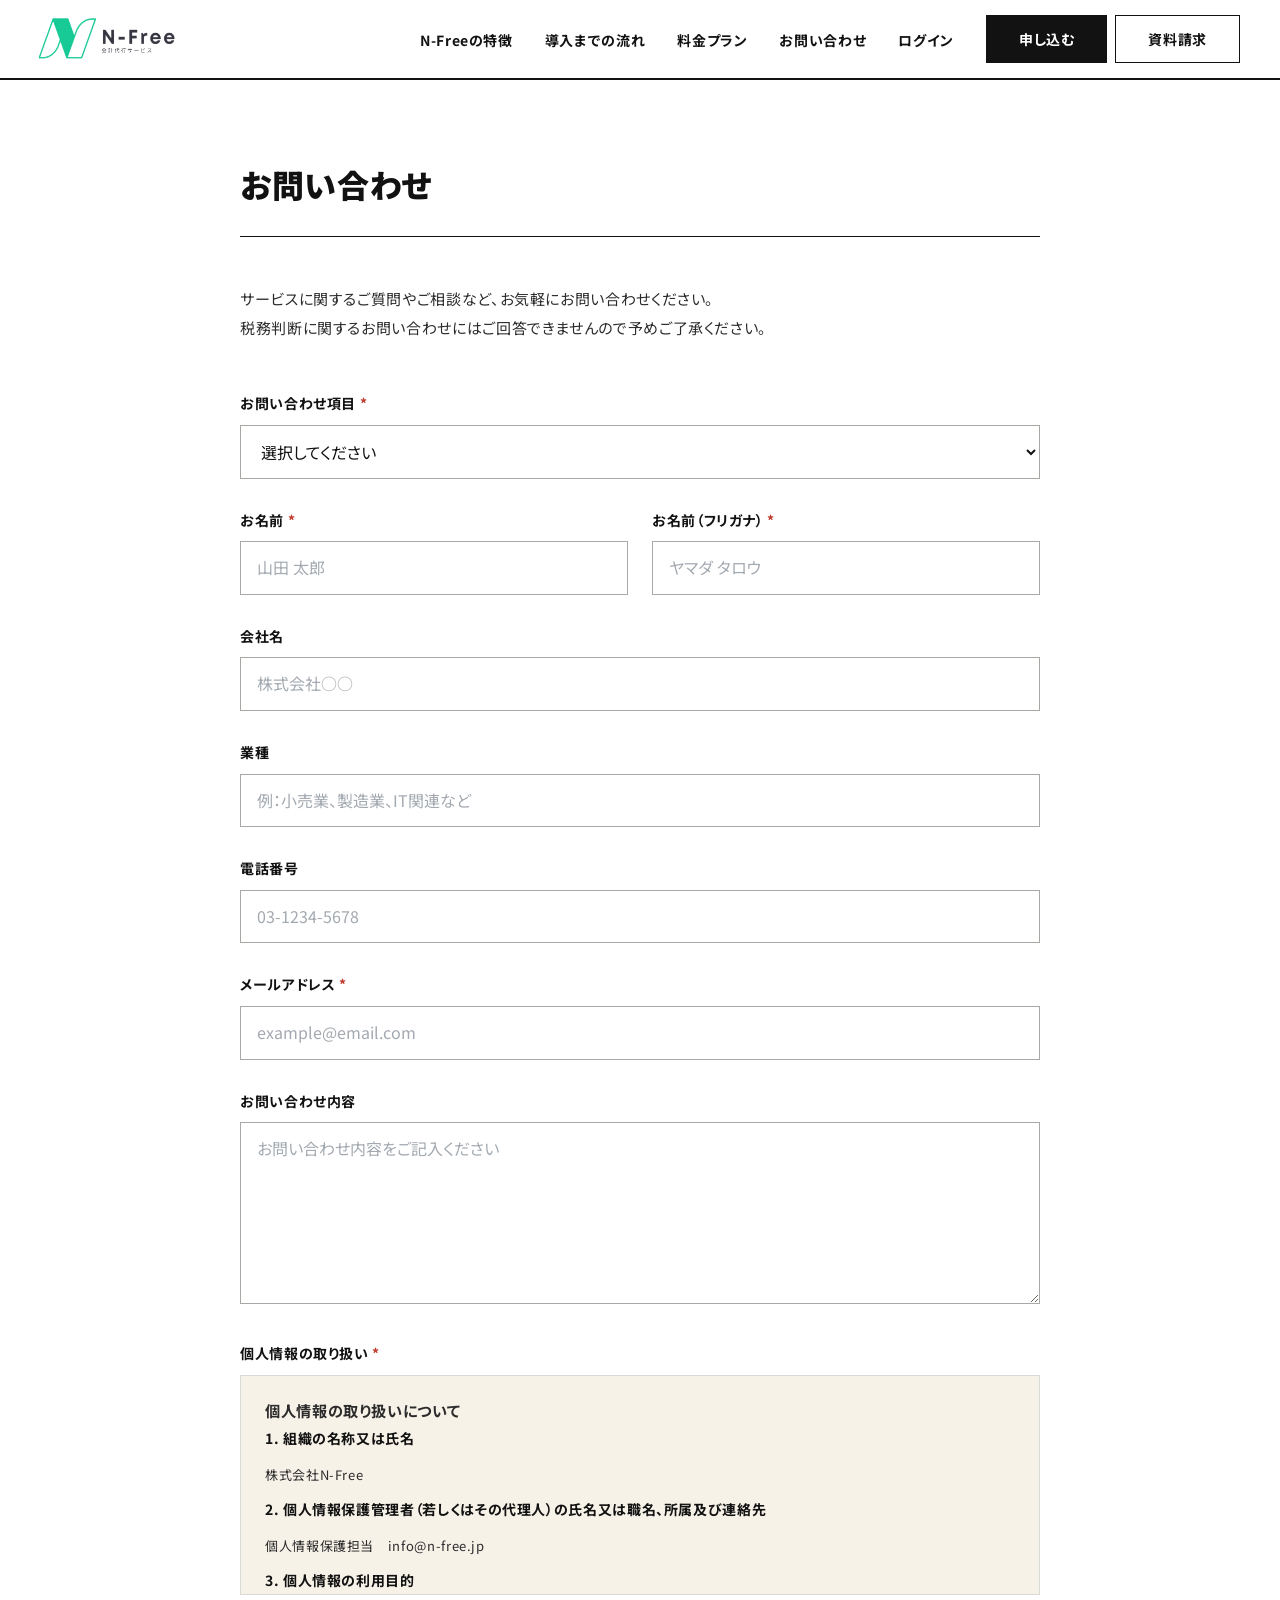
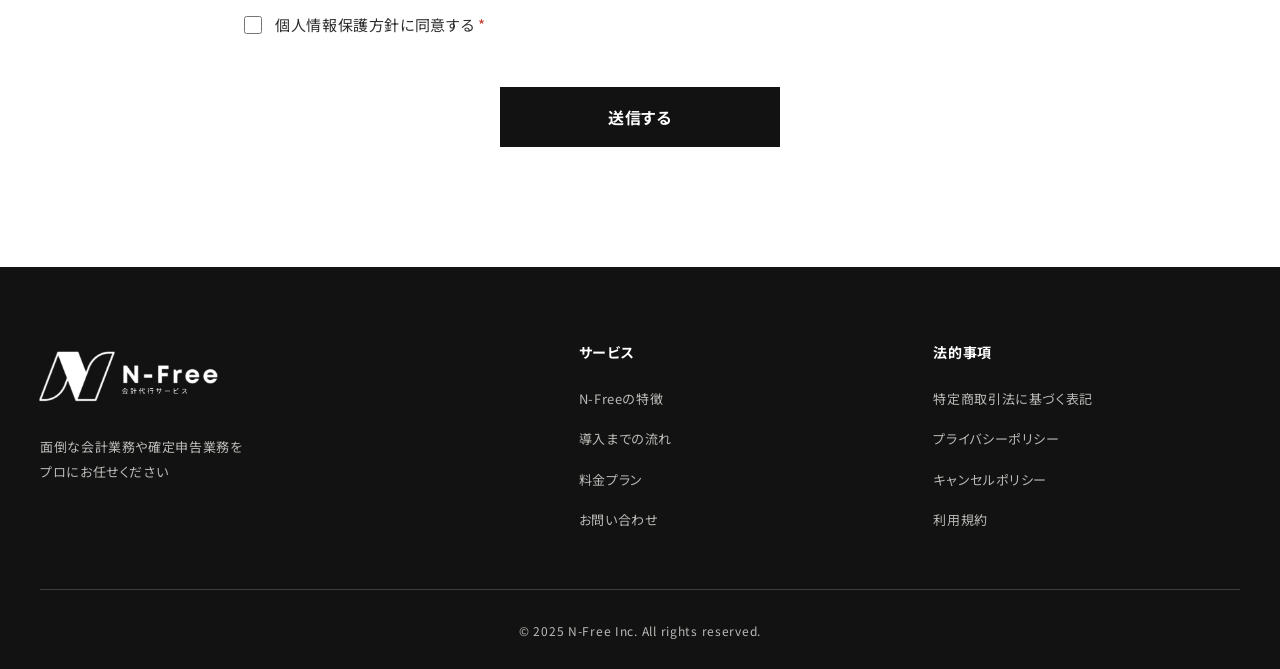
<file: contact.html>
<!DOCTYPE html>
<html lang="ja">

<head>
    <meta charset="UTF-8">
    <meta name="viewport" content="width=device-width, initial-scale=1.0">
    <meta name="robots" content="noindex, nofollow">
    <link rel="preconnect" href="https://fonts.googleapis.com">
    <link rel="preconnect" href="https://fonts.gstatic.com" crossorigin>
    <link rel="stylesheet" href="https://fonts.googleapis.com/css2?family=Noto+Sans+JP:wght@400;500;700;900&family=Barlow+Condensed:wght@500;600&display=swap">
    <script>document.documentElement.classList.add('js');setTimeout(function(){if(!window.__rv)document.documentElement.classList.remove('js')},3000);</script>
    <title>お問い合わせ | N-Free 記帳代行サービス</title>
    <link rel="icon" href="image/favicon.ico" type="image/x-icon">
    <link rel="stylesheet" href="style.css">
    <link rel="stylesheet" href="https://cdnjs.cloudflare.com/ajax/libs/font-awesome/6.5.1/css/all.min.css">
    <script src="https://code.jquery.com/jquery-3.6.0.min.js"></script>
</head>

<body>
    <header>
        <div class="container">
            <div class="header-flex">
                <div class="header-img">
                    <a href="index.html"><img src="image/logo01.png" alt="N-Free"></a>
                </div>
                <nav>
                    <ul class="header-list">
                        <li><a href="index.html#sec03" class="list">N-Freeの特徴</a></li>
                        <li><a href="index.html#sec08" class="list">導入までの流れ</a></li>
                        <li><a href="index.html#sec07" class="list">料金プラン</a></li>
                        <li><a href="contact.html" class="list">お問い合わせ</a></li>
                        <li><a href="https://app.n-free.jp" class="list" target="_blank">ログイン</a></li>
                    </ul>
                </nav>
                <div class="header-actions">
                    <a href="https://app.n-free.jp" class="header-login" target="_blank">ログイン</a>
                    <div class="header-link">
                        <a href="https://app.n-free.jp/signup" target="_blank">
                            <span>申し込む</span>
                        </a>
                        <a href="contact.html">
                            <span>資料請求</span>
                        </a>
                    </div>
                </div>
                <div id="hamburger" class="hamburger">
                    <span></span>
                    <span></span>
                    <span></span>
                </div>
            </div>
            <div class="menu-overlay"></div>
            <div class="hide-flex">
                <nav>
                    <ul class="hide-list">
                        <li><a href="index.html#sec03" class="list">N-Freeの特徴</a></li>
                        <li><a href="index.html#sec08" class="list">導入までの流れ</a></li>
                        <li><a href="index.html#sec07" class="list">料金プラン</a></li>
                        <li><a href="contact.html" class="list">お問い合わせ</a></li>
                        <li><a href="https://app.n-free.jp" class="list" target="_blank">ログイン</a></li>
                    </ul>
                </nav>
                <div class="hide-link">
                    <a href="https://app.n-free.jp/signup" target="_blank">
                        <span>申し込む</span>
                    </a>
                    <a href="contact.html">
                        <span>資料請求</span>
                    </a>
                </div>
            </div>
        </div>
    </header>

    <main>
        <section class="contact-page">
            <div class="container">
                <h1>お問い合わせ</h1>
                <p class="contact-intro">サービスに関するご質問やご相談など、お気軽にお問い合わせください。<br>税務判断に関するお問い合わせにはご回答できませんので予めご了承ください。</p>
                
                <form class="contact-form" action="#" onsubmit="return false;">
                    <!-- Honeypot field (bot protection) -->
                    <input type="text" name="_hp_check" style="display:none !important" tabindex="-1" autocomplete="off">
                    <div class="form-group">
                        <label for="inquiry-type">お問い合わせ項目 <span class="required">*</span></label>
                        <select id="inquiry-type" name="inquiry-type" required>
                            <option value="">選択してください</option>
                            <option value="資料請求する">資料請求する</option>
                            <option value="サービスについて">サービスについて</option>
                            <option value="代理店について">代理店について</option>
                            <option value="その他">その他</option>
                        </select>
                    </div>

                    <div class="form-row">
                        <div class="form-group half-width">
                            <label for="name">お名前 <span class="required">*</span></label>
                            <input type="text" id="name" name="name" required placeholder="山田 太郎">
                        </div>
                        <div class="form-group half-width">
                            <label for="name-kana">お名前（フリガナ） <span class="required">*</span></label>
                            <input type="text" id="name-kana" name="name-kana" required placeholder="ヤマダ タロウ">
                        </div>
                    </div>

                    <div class="form-group">
                        <label for="company">会社名</label>
                        <input type="text" id="company" name="company" placeholder="株式会社○○">
                    </div>

                    <div class="form-group">
                        <label for="industry">業種</label>
                        <input type="text" id="industry" name="industry" placeholder="例：小売業、製造業、IT関連など">
                    </div>

                    <div class="form-group">
                        <label for="phone">電話番号</label>
                        <input type="tel" id="phone" name="phone" placeholder="03-1234-5678">
                    </div>

                    <div class="form-group">
                        <label for="email">メールアドレス <span class="required">*</span></label>
                        <input type="email" id="email" name="email" required placeholder="example@email.com">
                    </div>

                    <div class="form-group">
                        <label for="message">お問い合わせ内容</label>
                        <textarea id="message" name="message" rows="6" placeholder="お問い合わせ内容をご記入ください"></textarea>
                    </div>

                    <div class="privacy-section">
                        <label class="privacy-label">個人情報の取り扱い <span class="required">*</span></label>
                        <div class="privacy-scroll">
                            <div class="privacy-content">
                                <h3>個人情報の取り扱いについて</h3>
                                
                                <h4>1. 組織の名称又は氏名</h4>
                                <p>株式会社N-Free</p>
                                
                                <h4>2. 個人情報保護管理者（若しくはその代理人）の氏名又は職名、所属及び連絡先</h4>
                                <p>個人情報保護担当　info@n-free.jp</p>
                                
                                <h4>3. 個人情報の利用目的</h4>
                                <ul>
                                    <li>お問い合わせ対応のため</li>
                                    <li>本サービスご利用開始手続きのため</li>
                                    <li>本サービスご提供のため</li>
                                    <li>本サービス資料ご提供のため</li>
                                    <li>お客様のご契約内容管理のため</li>
                                    <li>弊社の他サービスのご案内のため</li>
                                </ul>

                                <h4>4. 個人情報の取り扱い業務の委託</h4>
                                <p>個人情報の取扱業務の全部または一部を外部に業務委託する場合があります。その際、弊社は、個人情報を適切に保護できる管理体制を敷き実行していることを条件として委託先を厳選したうえで、機密保持契約を委託先と締結し、お客様の個人情報を厳密に管理させます。</p>

                                <h4>5. 個人情報の開示等の請求</h4>
                                <p>お客様は、弊社に対してご自身の個人情報の開示等（利用目的の通知、開示、内容の訂正・追加・削除、利用の停止または消去、第三者への提供の停止）に関して、当社問合わせ窓口に申し出ることができます。</p>
                                <p>その際、弊社はお客様ご本人を確認させていただいたうえで、合理的な期間内に対応いたします。</p>
                                <p>なお、個人情報に関する弊社問合わせ先は、次の通りです。</p>
                                
                                <div style="background-color: #f0f8ff; padding: 15px; border-radius: 5px; margin: 15px 0;">
                                    <strong>株式会社N-Free　個人情報問合せ窓口</strong><br>
                                    〒105-0013　東京都港区浜松町一丁目23番9号 セゾンビル浜松町5F<br>
                                    メールアドレス: info@n-free.jp<br>
                                    受付時間: 10：00～19：00(土・日曜日、祝日、年末年始、お盆期間、ゴールデンウィークを除く)
                                </div>

                                <h4>6. 個人情報を提供されることの任意性について</h4>
                                <p>お客様がご自身の個人情報を弊社に提供されるか否かは、お客様の任意ですが、もしご提供されない場合には、お問い合わせ対応や本サービス資料のご提供ができない場合がありますので予めご了承ください。</p>
                            </div>
                        </div>
                        <div class="privacy-agree">
                            <input type="checkbox" id="privacy-agree" name="privacy-agree" value="同意する" required>
                            <label for="privacy-agree">個人情報保護方針に同意する <span class="required">*</span></label>
                        </div>
                    </div>

                    <div class="submit-section">
                        <button type="submit" class="submit-btn">送信する</button>
                    </div>
                </form>
            </div>
        </section>
    </main>

    <footer>
        <div class="container">
            <div class="footer-content">
                <div class="footer-section">
                    <div class="footer-logo">
                        <img src="image/logo01.png" alt="N-Free" style="max-width: 200px;">
                    </div>
                    <p class="footer-text">面倒な会計業務や確定申告業務を<br>プロにお任せください</p>
                </div>
                
                <div class="footer-section">
                    <h4>サービス</h4>
                    <ul class="footer-links">
                        <li><a href="index.html#sec03">N-Freeの特徴</a></li>
                        <li><a href="index.html#sec08">導入までの流れ</a></li>
                        <li><a href="index.html#sec07">料金プラン</a></li>
                        <li><a href="contact.html">お問い合わせ</a></li>
                    </ul>
                </div>
                
                <!--div class="footer-section">
                    <h4>会社情報</h4>
                    <ul class="footer-links">
                        <li><a href="index.html#sec10">会社概要</a></li>
                    </ul>
                </div-->
                
                <div class="footer-section">
                    <h4>法的事項</h4>
                    <ul class="footer-links">
                        <li><a href="tokushoho.html">特定商取引法に基づく表記</a></li>
                        <li><a href="privacy-policy.html">プライバシーポリシー</a></li>
                        <li><a href="cancel-policy.html">キャンセルポリシー</a></li>
                        <li><a href="terms-of-service.html">利用規約</a></li>
                    </ul>
                </div>
            </div>
            
            <div class="footer-bottom">
                <small>© 2025 N-Free Inc. All rights reserved.</small>
            </div>
        </div>
    </footer>

    <script src="script.js"></script>
</body>

</html>
</file>
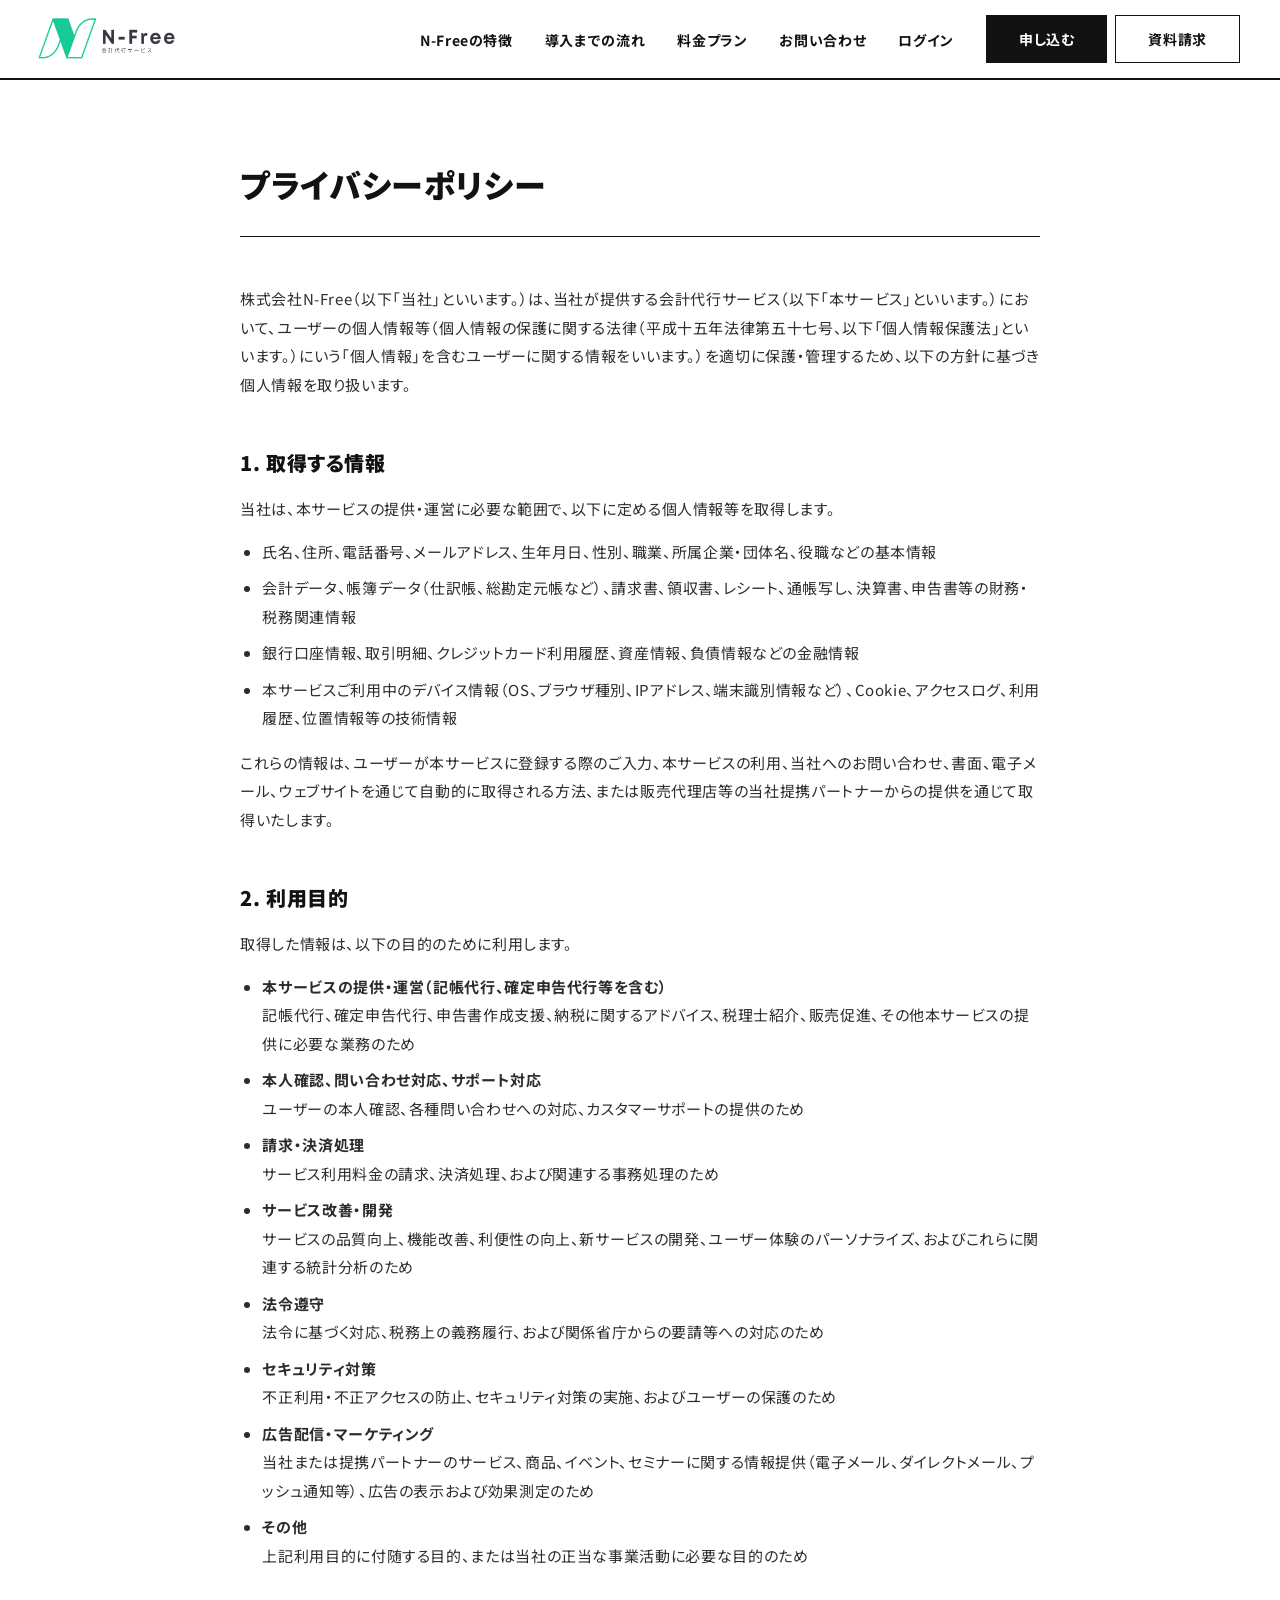
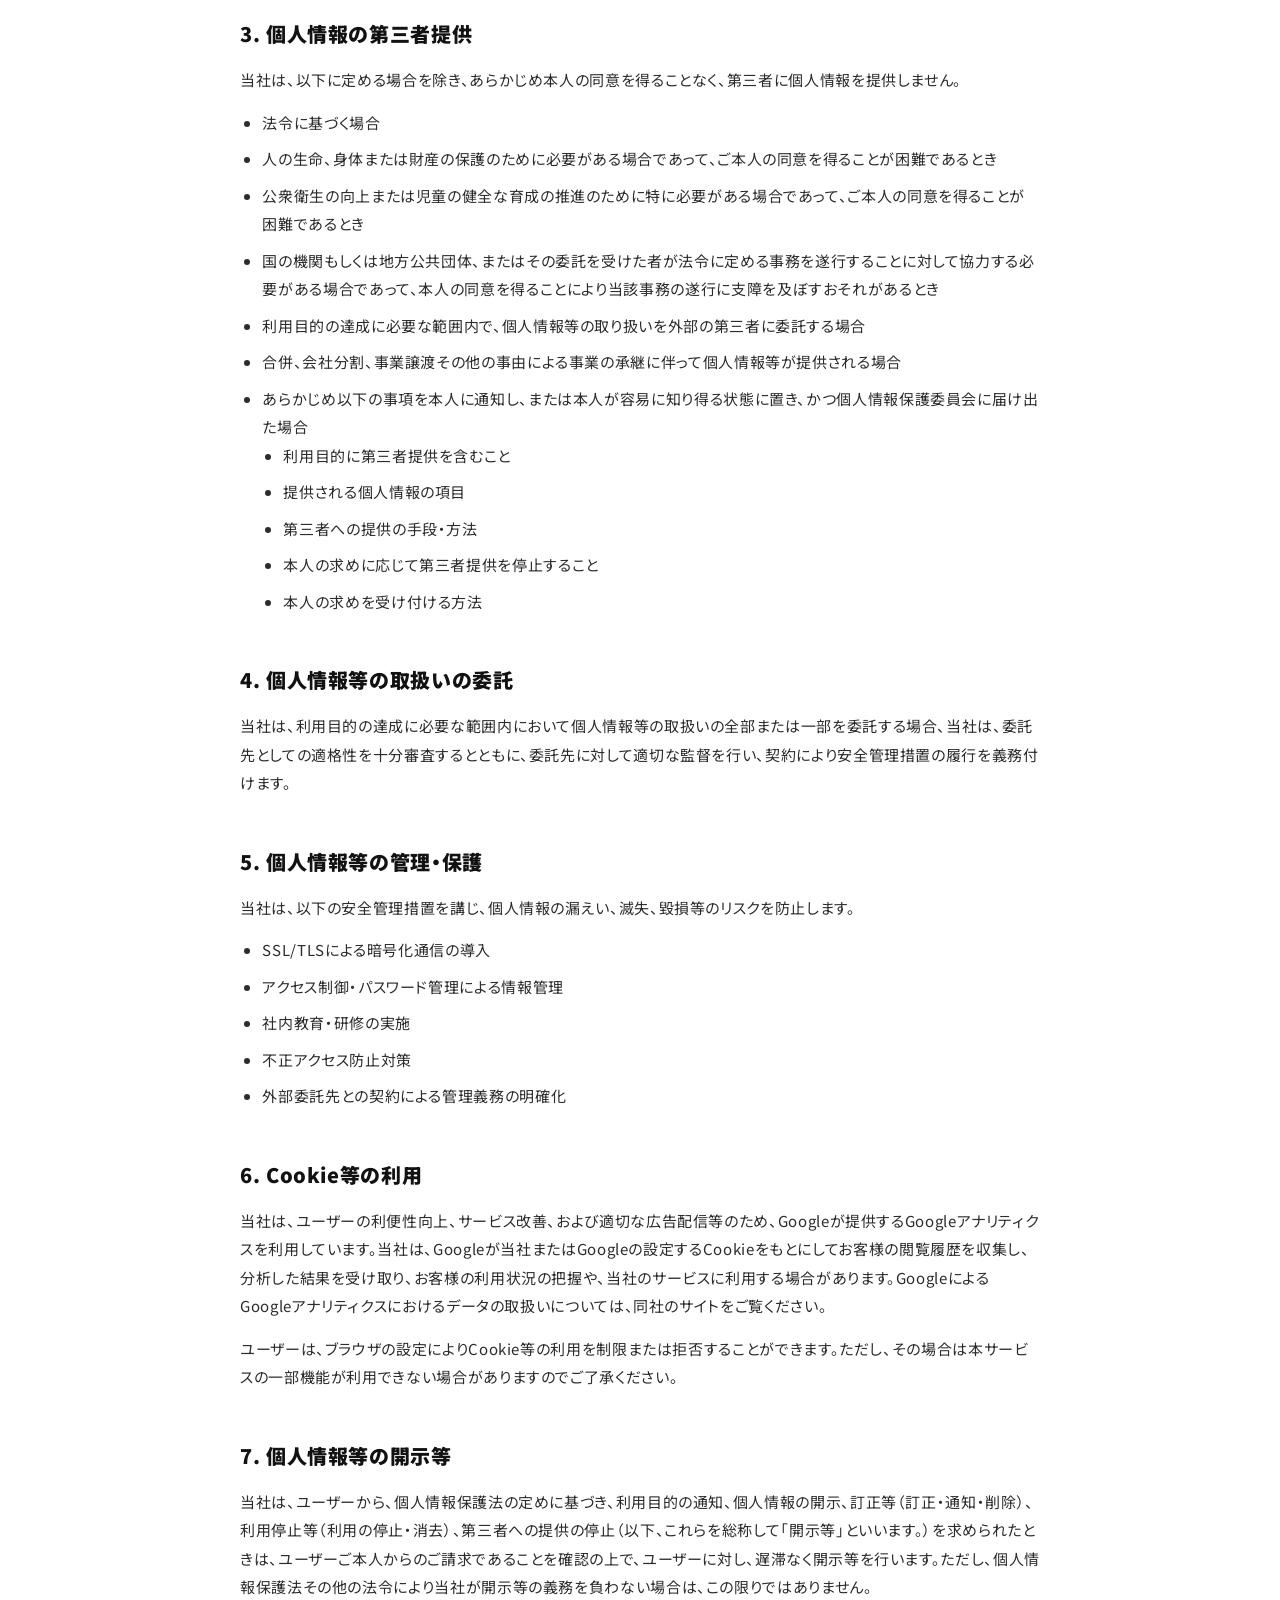
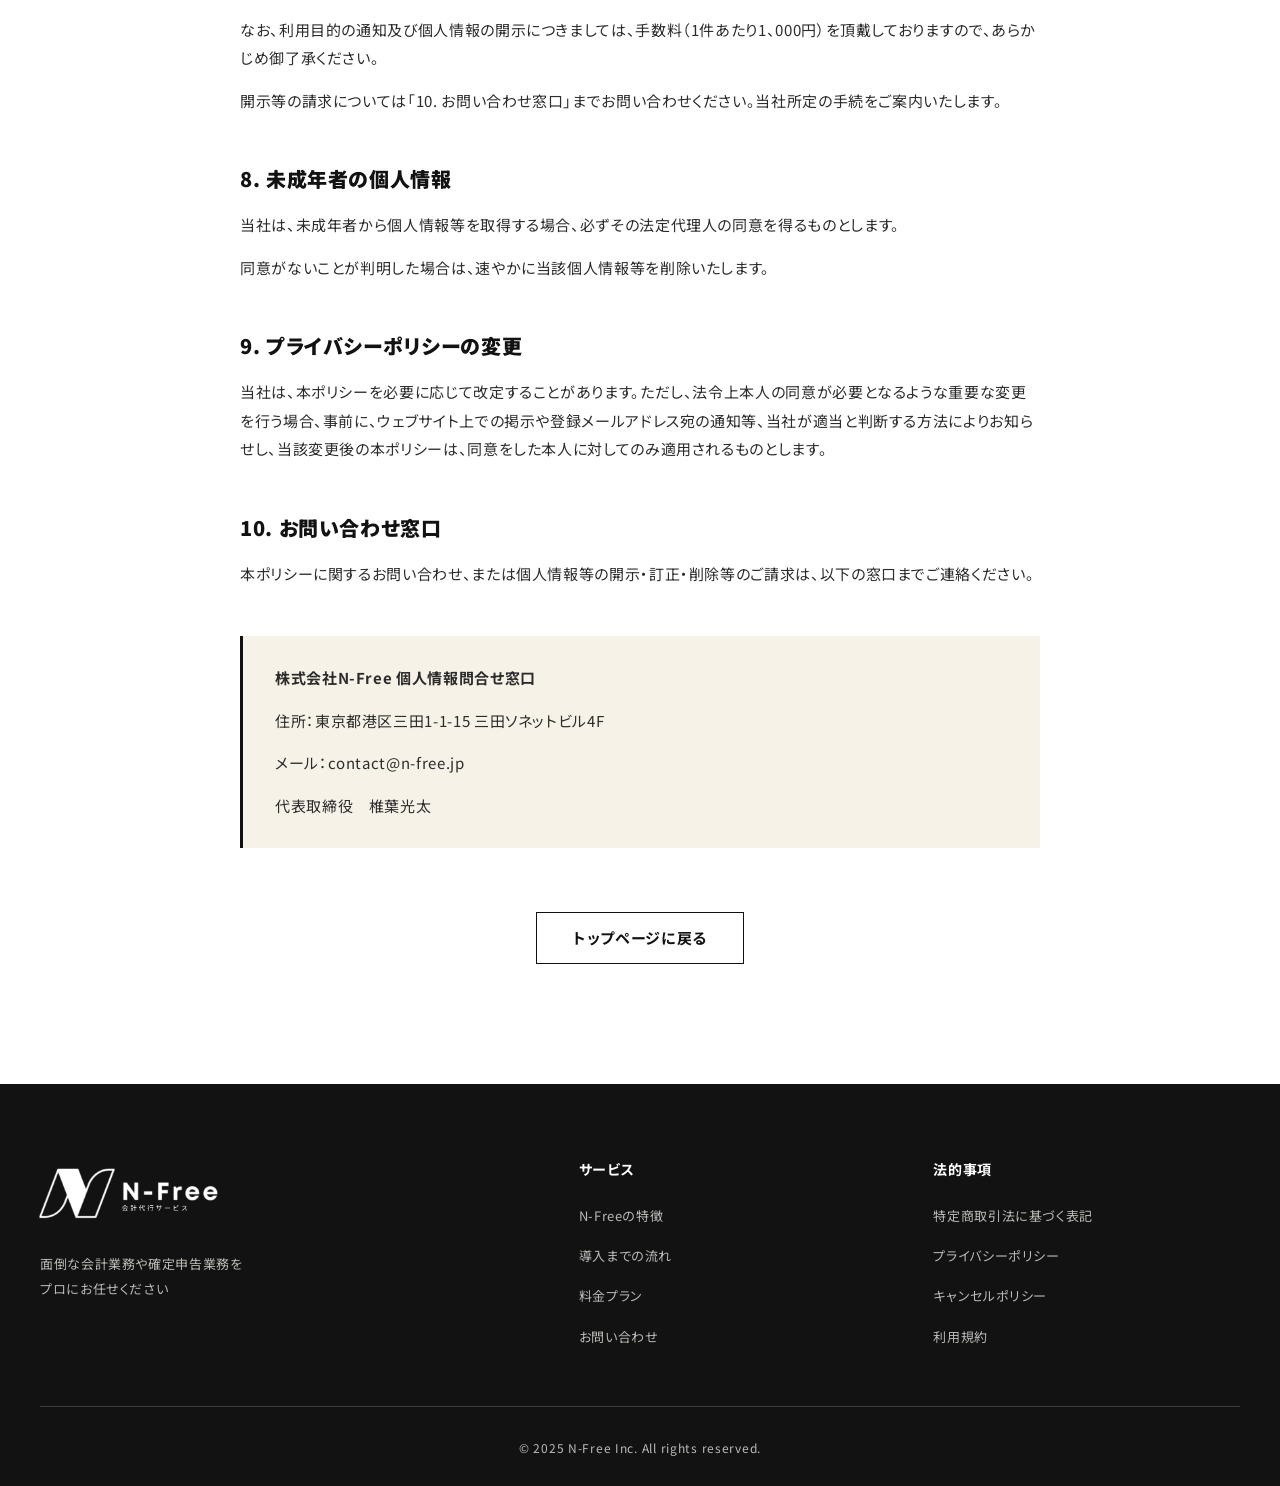
<file: privacy-policy.html>
<!DOCTYPE html>
<html lang="ja">

<head>
    <meta charset="UTF-8">
    <meta name="viewport" content="width=device-width, initial-scale=1.0">
    <meta name="robots" content="noindex, nofollow">
    <link rel="preconnect" href="https://fonts.googleapis.com">
    <link rel="preconnect" href="https://fonts.gstatic.com" crossorigin>
    <link rel="stylesheet" href="https://fonts.googleapis.com/css2?family=Noto+Sans+JP:wght@400;500;700;900&family=Barlow+Condensed:wght@500;600&display=swap">
    <script>document.documentElement.classList.add('js');setTimeout(function(){if(!window.__rv)document.documentElement.classList.remove('js')},3000);</script>
    <title>プライバシーポリシー | N-Free 記帳代行サービス</title>
    <link rel="icon" href="image/favicon.ico" type="image/x-icon">
    <link rel="stylesheet" href="style.css">
    <link rel="stylesheet" href="https://cdnjs.cloudflare.com/ajax/libs/font-awesome/6.5.1/css/all.min.css">
    <script src="https://cdn.jsdelivr.net/npm/jquery@3.6.0/dist/jquery.min.js"></script>
    <script src="script.js"></script>
</head>

<body>
    <header>
        <div class="container">
            <div class="header-flex">
                <div class="header-img">
                    <a href="index.html"><img src="image/logo01.png" alt="N-Free"></a>
                </div>
                <nav>
                    <ul class="header-list">
                        <li><a href="index.html#sec03" class="list">N-Freeの特徴</a></li>
                        <li><a href="index.html#sec08" class="list">導入までの流れ</a></li>
                        <li><a href="index.html#sec07" class="list">料金プラン</a></li>
                        <li><a href="contact.html" class="list">お問い合わせ</a></li>
                        <li><a href="https://app.n-free.jp" class="list">ログイン</a></li>
                    </ul>
                </nav>
                <div class="header-actions">
                    <a href="https://app.n-free.jp" class="header-login" target="_blank">ログイン</a>
                    <div class="header-link">
                        <a href="https://app.n-free.jp/signup" target="_blank">
                            <span>申し込む</span>
                        </a>
                        <a href="contact.html">
                            <span>資料請求</span>
                        </a>
                    </div>
                </div>
                <div id="hamburger" class="hamburger">
                    <span></span>
                    <span></span>
                    <span></span>
                </div>
            </div>
            <div class="menu-overlay"></div>
            <div class="hide-flex">
                <nav>
                    <ul class="hide-list">
                        <li><a href="index.html#sec03" class="list">N-Freeの特徴</a></li>
                        <li><a href="index.html#sec08" class="list">導入までの流れ</a></li>
                        <li><a href="index.html#sec07" class="list">料金プラン</a></li>
                        <li><a href="contact.html" class="list">お問い合わせ</a></li>
                        <li><a href="https://app.n-free.jp" class="list" target="_blank">ログイン</a></li>
                    </ul>
                </nav>
                <div class="hide-link">
                    <a href="https://app.n-free.jp/signup" target="_blank">
                        <span>申し込む</span>
                    </a>
                    <a href="contact.html">
                        <span>資料請求</span>
                    </a>
                </div>
            </div>
        </div>
    </header>

    <main>
        <section class="policy-page">
            <div class="policy-container">
                <h1>プライバシーポリシー</h1>
                
                <div>
                    <div>
                        <p>株式会社N-Free（以下「当社」といいます。）は、当社が提供する会計代行サービス（以下「本サービス」といいます。）において、ユーザーの個人情報等（個人情報の保護に関する法律（平成十五年法律第五十七号、以下「個人情報保護法」といいます。）にいう「個人情報」を含むユーザーに関する情報をいいます。）を適切に保護・管理するため、以下の方針に基づき個人情報を取り扱います。</p>
                    </div>

                    <div>
                        <h2>1. 取得する情報</h2>
                        <p>当社は、本サービスの提供・運営に必要な範囲で、以下に定める個人情報等を取得します。</p>
                        <ul>
                            <li>氏名、住所、電話番号、メールアドレス、生年月日、性別、職業、所属企業・団体名、役職などの基本情報</li>
                            <li>会計データ、帳簿データ（仕訳帳、総勘定元帳など）、請求書、領収書、レシート、通帳写し、決算書、申告書等の財務・税務関連情報</li>
                            <li>銀行口座情報、取引明細、クレジットカード利用履歴、資産情報、負債情報などの金融情報</li>
                            <li>本サービスご利用中のデバイス情報（OS、ブラウザ種別、IPアドレス、端末識別情報など）、Cookie、アクセスログ、利用履歴、位置情報等の技術情報</li>
                        </ul>
                        <p>これらの情報は、ユーザーが本サービスに登録する際のご入力、本サービスの利用、当社へのお問い合わせ、書面、電子メール、ウェブサイトを通じて自動的に取得される方法、または販売代理店等の当社提携パートナーからの提供を通じて取得いたします。</p>
                    </div>

                    <div>
                        <h2>2. 利用目的</h2>
                        <p>取得した情報は、以下の目的のために利用します。</p>
                        <ul>
                            <li><strong>本サービスの提供・運営（記帳代行、確定申告代行等を含む）</strong><br>記帳代行、確定申告代行、申告書作成支援、納税に関するアドバイス、税理士紹介、販売促進、その他本サービスの提供に必要な業務のため</li>
                            <li><strong>本人確認、問い合わせ対応、サポート対応</strong><br>ユーザーの本人確認、各種問い合わせへの対応、カスタマーサポートの提供のため</li>
                            <li><strong>請求・決済処理</strong><br>サービス利用料金の請求、決済処理、および関連する事務処理のため</li>
                            <li><strong>サービス改善・開発</strong><br>サービスの品質向上、機能改善、利便性の向上、新サービスの開発、ユーザー体験のパーソナライズ、およびこれらに関連する統計分析のため</li>
                            <li><strong>法令遵守</strong><br>法令に基づく対応、税務上の義務履行、および関係省庁からの要請等への対応のため</li>
                            <li><strong>セキュリティ対策</strong><br>不正利用・不正アクセスの防止、セキュリティ対策の実施、およびユーザーの保護のため</li>
                            <li><strong>広告配信・マーケティング</strong><br>当社または提携パートナーのサービス、商品、イベント、セミナーに関する情報提供（電子メール、ダイレクトメール、プッシュ通知等）、広告の表示および効果測定のため</li>
                            <li><strong>その他</strong><br>上記利用目的に付随する目的、または当社の正当な事業活動に必要な目的のため</li>
                        </ul>
                    </div>

                    <div>
                        <h2>3. 個人情報の第三者提供</h2>
                        <p>当社は、以下に定める場合を除き、あらかじめ本人の同意を得ることなく、第三者に個人情報を提供しません。</p>
                        <ul>
                            <li>法令に基づく場合</li>
                            <li>人の生命、身体または財産の保護のために必要がある場合であって、ご本人の同意を得ることが困難であるとき</li>
                            <li>公衆衛生の向上または児童の健全な育成の推進のために特に必要がある場合であって、ご本人の同意を得ることが困難であるとき</li>
                            <li>国の機関もしくは地方公共団体、またはその委託を受けた者が法令に定める事務を遂行することに対して協力する必要がある場合であって、本人の同意を得ることにより当該事務の遂行に支障を及ぼすおそれがあるとき</li>
                            <li>利用目的の達成に必要な範囲内で、個人情報等の取り扱いを外部の第三者に委託する場合</li>
                            <li>合併、会社分割、事業譲渡その他の事由による事業の承継に伴って個人情報等が提供される場合</li>
                            <li>あらかじめ以下の事項を本人に通知し、または本人が容易に知り得る状態に置き、かつ個人情報保護委員会に届け出た場合
                                <ul>
                                    <li>利用目的に第三者提供を含むこと</li>
                                    <li>提供される個人情報の項目</li>
                                    <li>第三者への提供の手段・方法</li>
                                    <li>本人の求めに応じて第三者提供を停止すること</li>
                                    <li>本人の求めを受け付ける方法</li>
                                </ul>
                            </li>
                        </ul>
                    </div>

                    <div>
                        <h2>4. 個人情報等の取扱いの委託</h2>
                        <p>当社は、利用目的の達成に必要な範囲内において個人情報等の取扱いの全部または一部を委託する場合、当社は、委託先としての適格性を十分審査するとともに、委託先に対して適切な監督を行い、契約により安全管理措置の履行を義務付けます。</p>
                    </div>

                    <div>
                        <h2>5. 個人情報等の管理・保護</h2>
                        <p>当社は、以下の安全管理措置を講じ、個人情報の漏えい、滅失、毀損等のリスクを防止します。</p>
                        <ul>
                            <li>SSL/TLSによる暗号化通信の導入</li>
                            <li>アクセス制御・パスワード管理による情報管理</li>
                            <li>社内教育・研修の実施</li>
                            <li>不正アクセス防止対策</li>
                            <li>外部委託先との契約による管理義務の明確化</li>
                        </ul>
                    </div>

                    <div>
                        <h2>6. Cookie等の利用</h2>
                        <p>当社は、ユーザーの利便性向上、サービス改善、および適切な広告配信等のため、Googleが提供するGoogleアナリティクスを利用しています。当社は、Googleが当社またはGoogleの設定するCookieをもとにしてお客様の閲覧履歴を収集し、分析した結果を受け取り、お客様の利用状況の把握や、当社のサービスに利用する場合があります。GoogleによるGoogleアナリティクスにおけるデータの取扱いについては、同社のサイトをご覧ください。</p>
                        <p>ユーザーは、ブラウザの設定によりCookie等の利用を制限または拒否することができます。ただし、その場合は本サービスの一部機能が利用できない場合がありますのでご了承ください。</p>
                    </div>

                    <div>
                        <h2>7. 個人情報等の開示等</h2>
                        <p>当社は、ユーザーから、個人情報保護法の定めに基づき、利用目的の通知、個人情報の開示、訂正等（訂正・通知・削除）、利用停止等（利用の停止・消去）、第三者への提供の停止（以下、これらを総称して「開示等」といいます。）を求められたときは、ユーザーご本人からのご請求であることを確認の上で、ユーザーに対し、遅滞なく開示等を行います。ただし、個人情報保護法その他の法令により当社が開示等の義務を負わない場合は、この限りではありません。</p>
                        <p>なお、利用目的の通知及び個人情報の開示につきましては、手数料（1件あたり1、000円）を頂戴しておりますので、あらかじめ御了承ください。</p>
                        <p>開示等の請求については「10. お問い合わせ窓口」までお問い合わせください。当社所定の手続をご案内いたします。</p>
                    </div>

                    <div>
                        <h2>8. 未成年者の個人情報</h2>
                        <p>当社は、未成年者から個人情報等を取得する場合、必ずその法定代理人の同意を得るものとします。</p>
                        <p>同意がないことが判明した場合は、速やかに当該個人情報等を削除いたします。</p>
                    </div>

                    <div>
                        <h2>9. プライバシーポリシーの変更</h2>
                        <p>当社は、本ポリシーを必要に応じて改定することがあります。ただし、法令上本人の同意が必要となるような重要な変更を行う場合、事前に、ウェブサイト上での掲示や登録メールアドレス宛の通知等、当社が適当と判断する方法によりお知らせし、当該変更後の本ポリシーは、同意をした本人に対してのみ適用されるものとします。</p>
                    </div>

                    <div>
                        <h2>10. お問い合わせ窓口</h2>
                        <p>本ポリシーに関するお問い合わせ、または個人情報等の開示・訂正・削除等のご請求は、以下の窓口までご連絡ください。</p>
                        <div class="contact-box">
                            <p><strong>株式会社N-Free 個人情報問合せ窓口</strong></p>
                            <p>住所：東京都港区三田1-1-15 三田ソネットビル4F</p>
                            <p>メール：contact@n-free.jp</p>
                            <p>代表取締役　椎葉光太</p>
                        </div>
                    </div>

                    <div class="button-center">
                        <a href="index.html" class="back-button">トップページに戻る</a>
                    </div>
                </div>
            </div>
        </section>
    </main>

    <footer>
        <div class="container">
            <div class="footer-content">
                <div class="footer-section">
                    <div class="footer-logo">
                        <img src="image/logo01.png" alt="N-Free" style="max-width: 200px;">
                    </div>
                    <p class="footer-text">面倒な会計業務や確定申告業務を<br>プロにお任せください</p>
                </div>
                
                <div class="footer-section">
                    <h4>サービス</h4>
                    <ul class="footer-links">
                        <li><a href="index.html#sec03">N-Freeの特徴</a></li>
                        <li><a href="index.html#sec08">導入までの流れ</a></li>
                        <li><a href="index.html#sec07">料金プラン</a></li>
                        <li><a href="contact.html">お問い合わせ</a></li>
                    </ul>
                </div>
                
                <!--div class="footer-section">
                    <h4>会社情報</h4>
                    <ul class="footer-links">
                        <li><a href="index.html#sec10">会社概要</a></li>
                    </ul>
                </div-->
                
                <div class="footer-section">
                    <h4>法的事項</h4>
                    <ul class="footer-links">
                        <li><a href="tokushoho.html">特定商取引法に基づく表記</a></li>
                        <li><a href="privacy-policy.html">プライバシーポリシー</a></li>
                        <li><a href="cancel-policy.html">キャンセルポリシー</a></li>
                        <li><a href="terms-of-service.html">利用規約</a></li>
                    </ul>
                </div>
            </div>
            
            <div class="footer-bottom">
                <small>© 2025 N-Free Inc. All rights reserved.</small>
            </div>
        </div>
    </footer>

    <script src="script.js"></script>
</body>

</html>
</file>
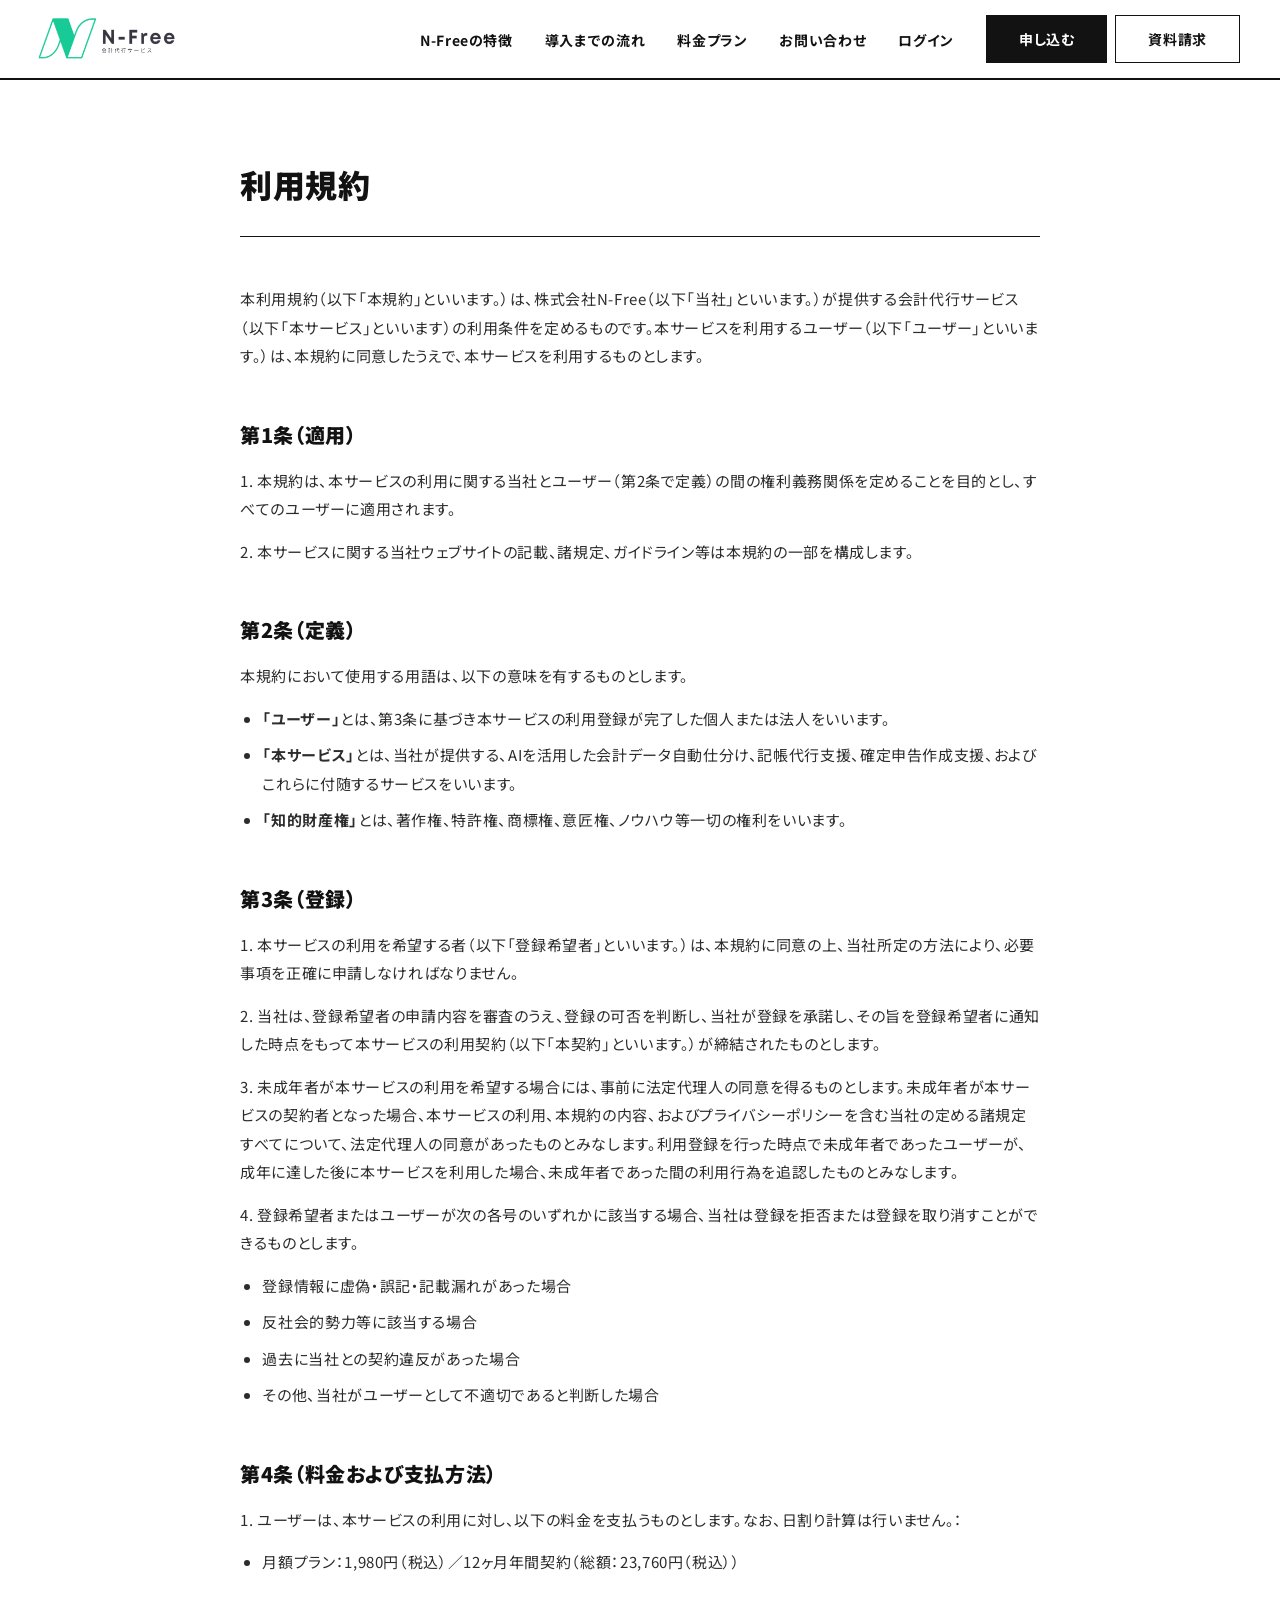
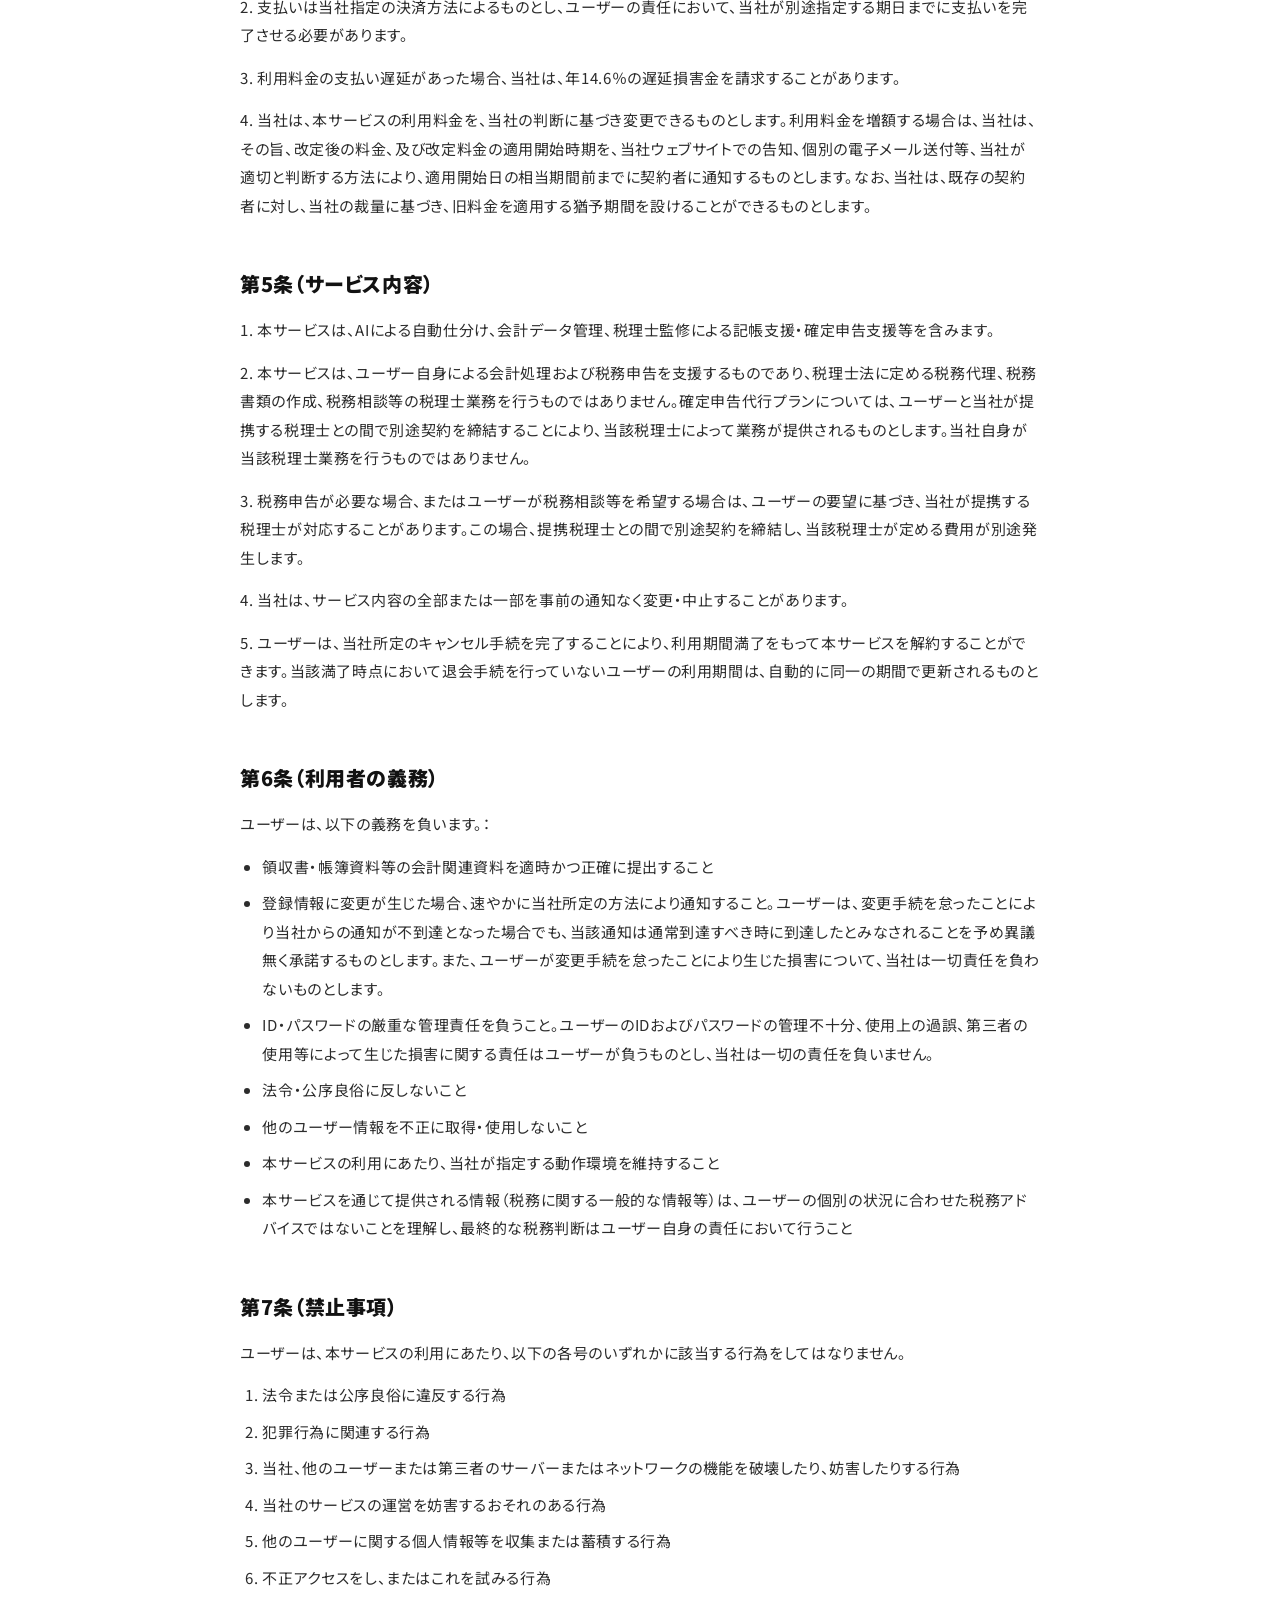
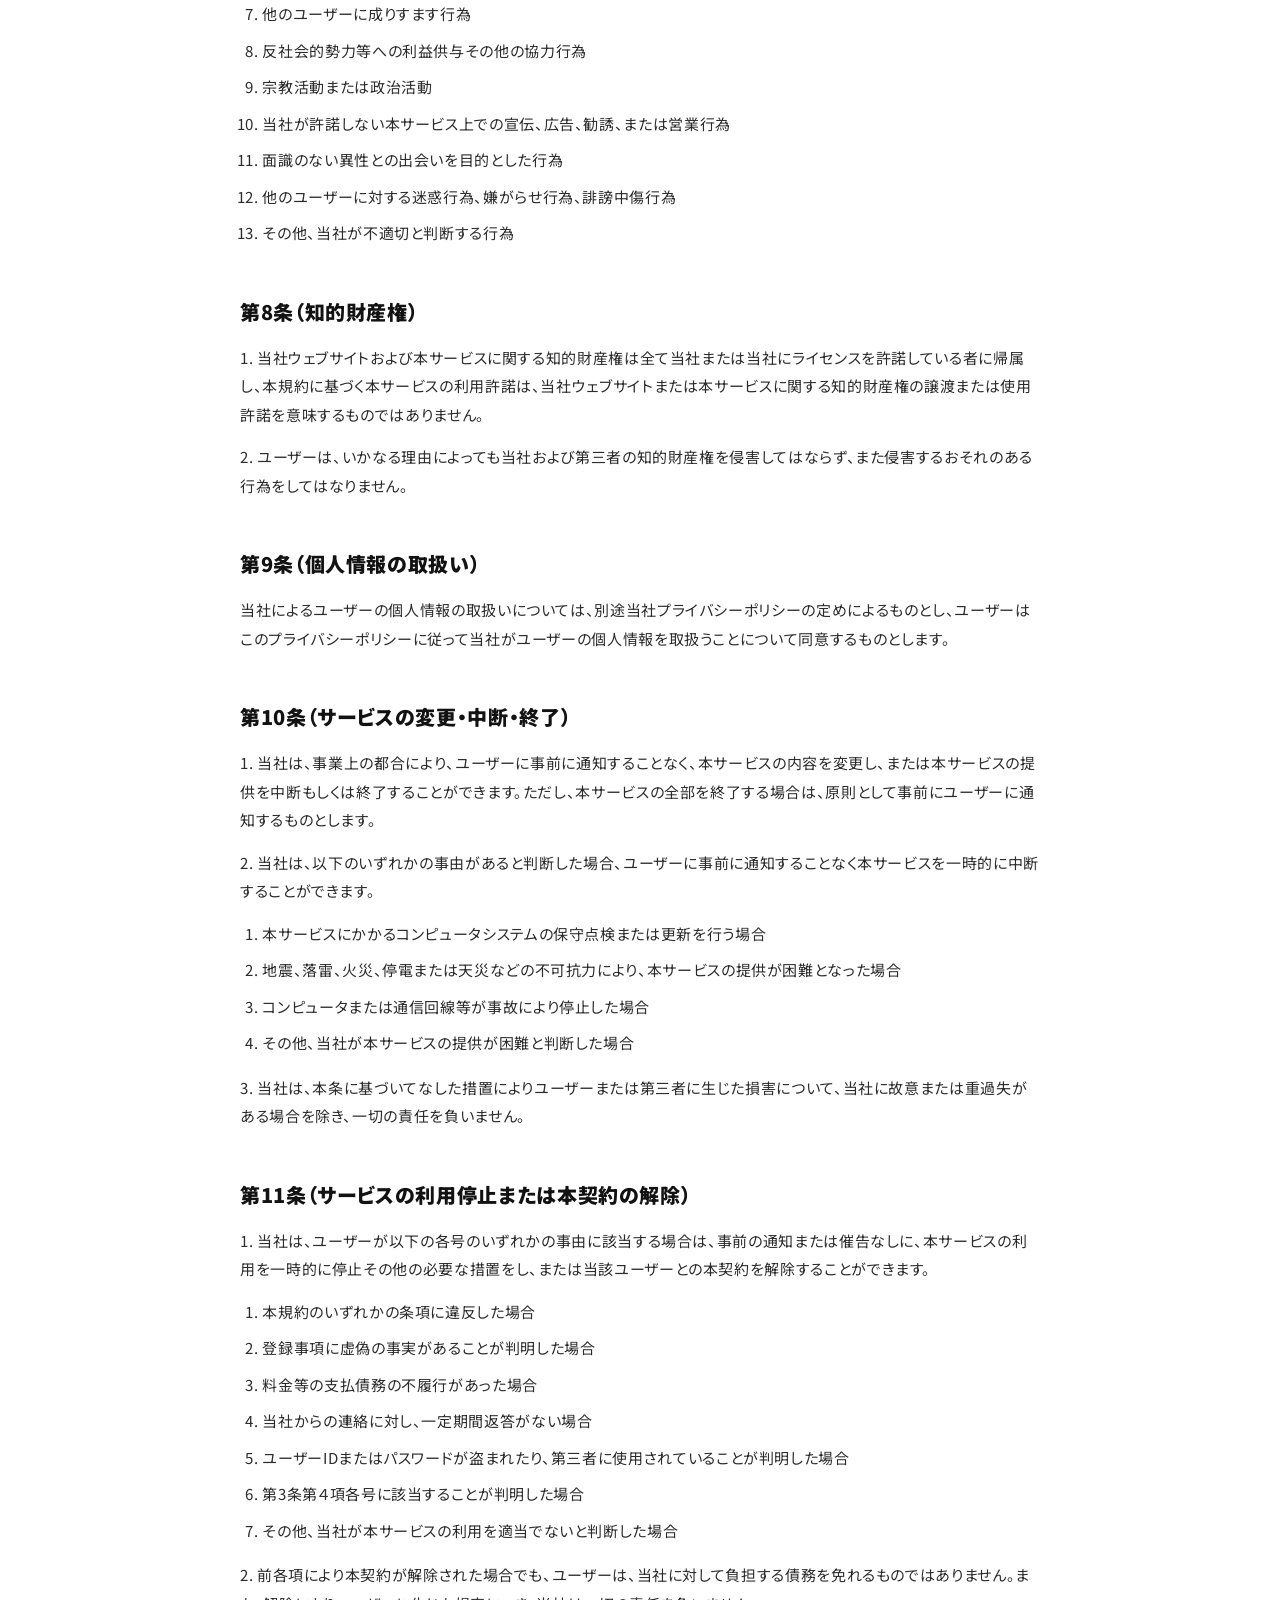
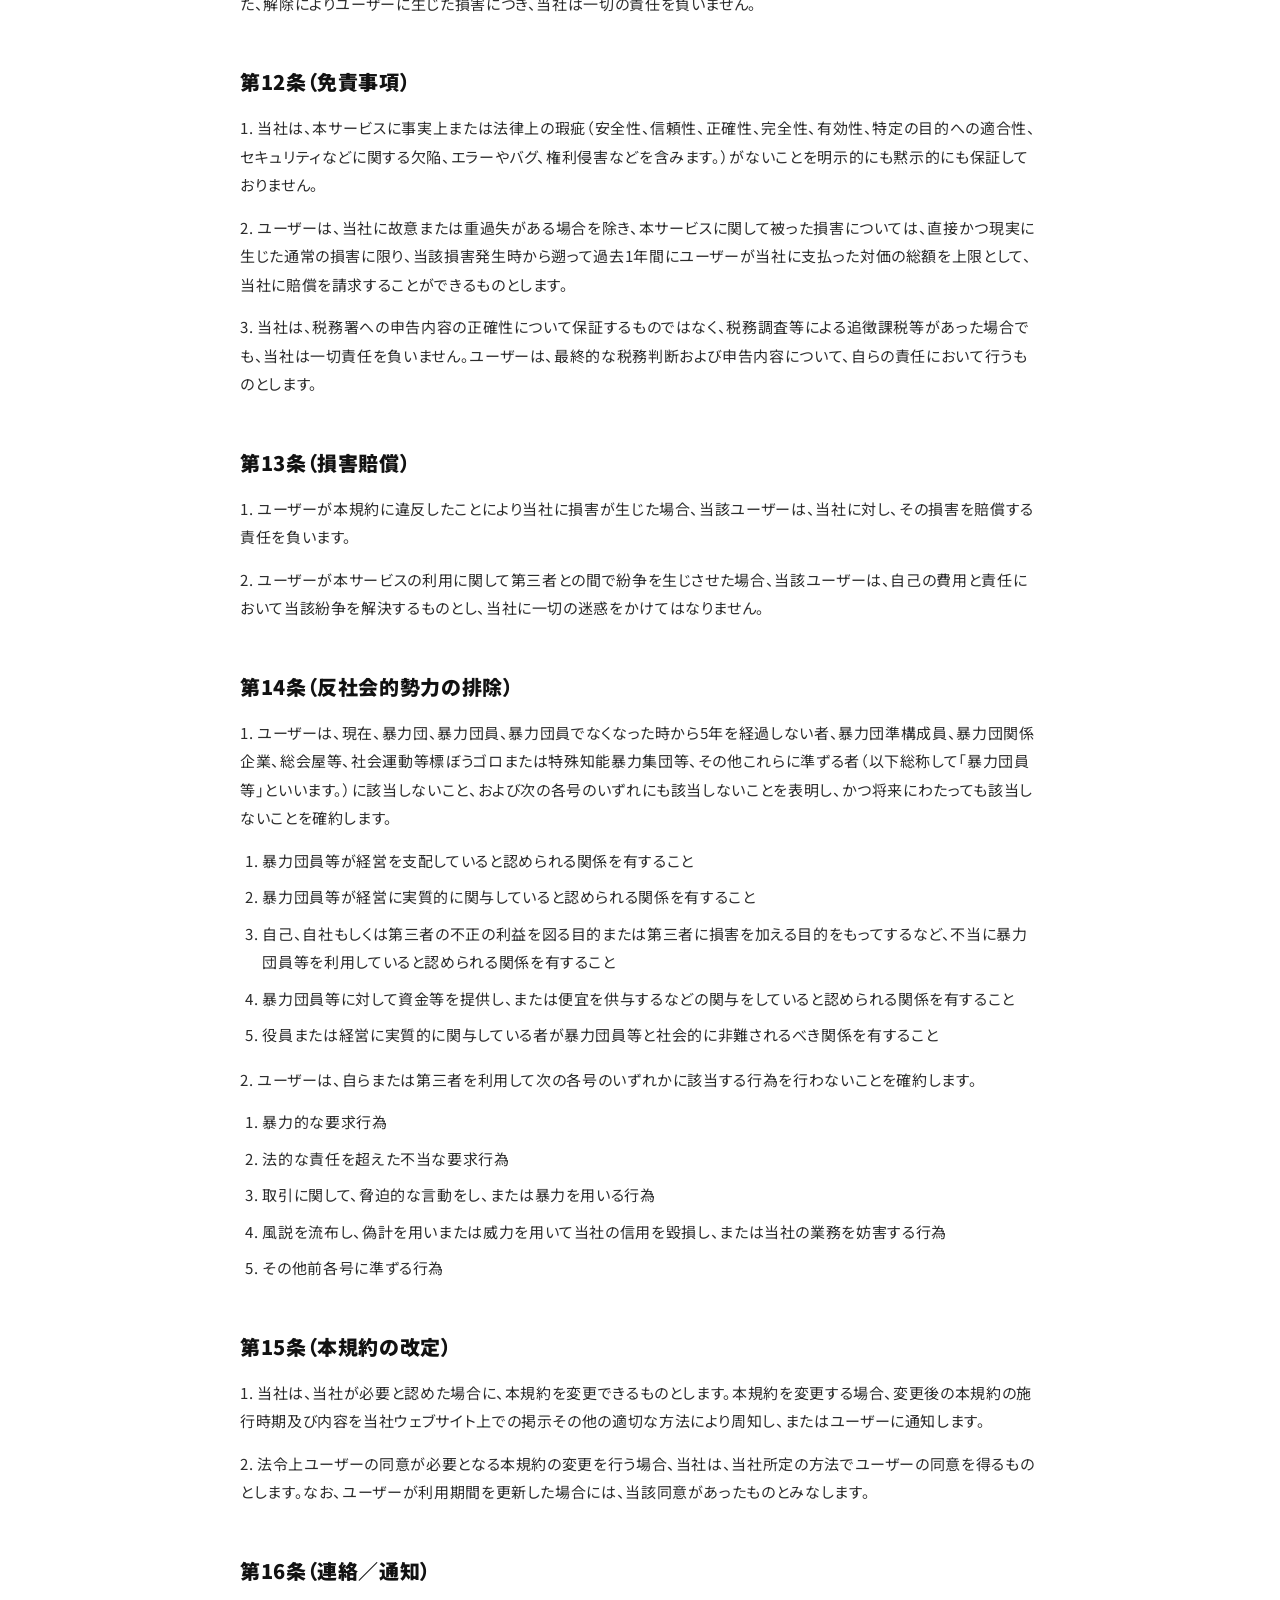
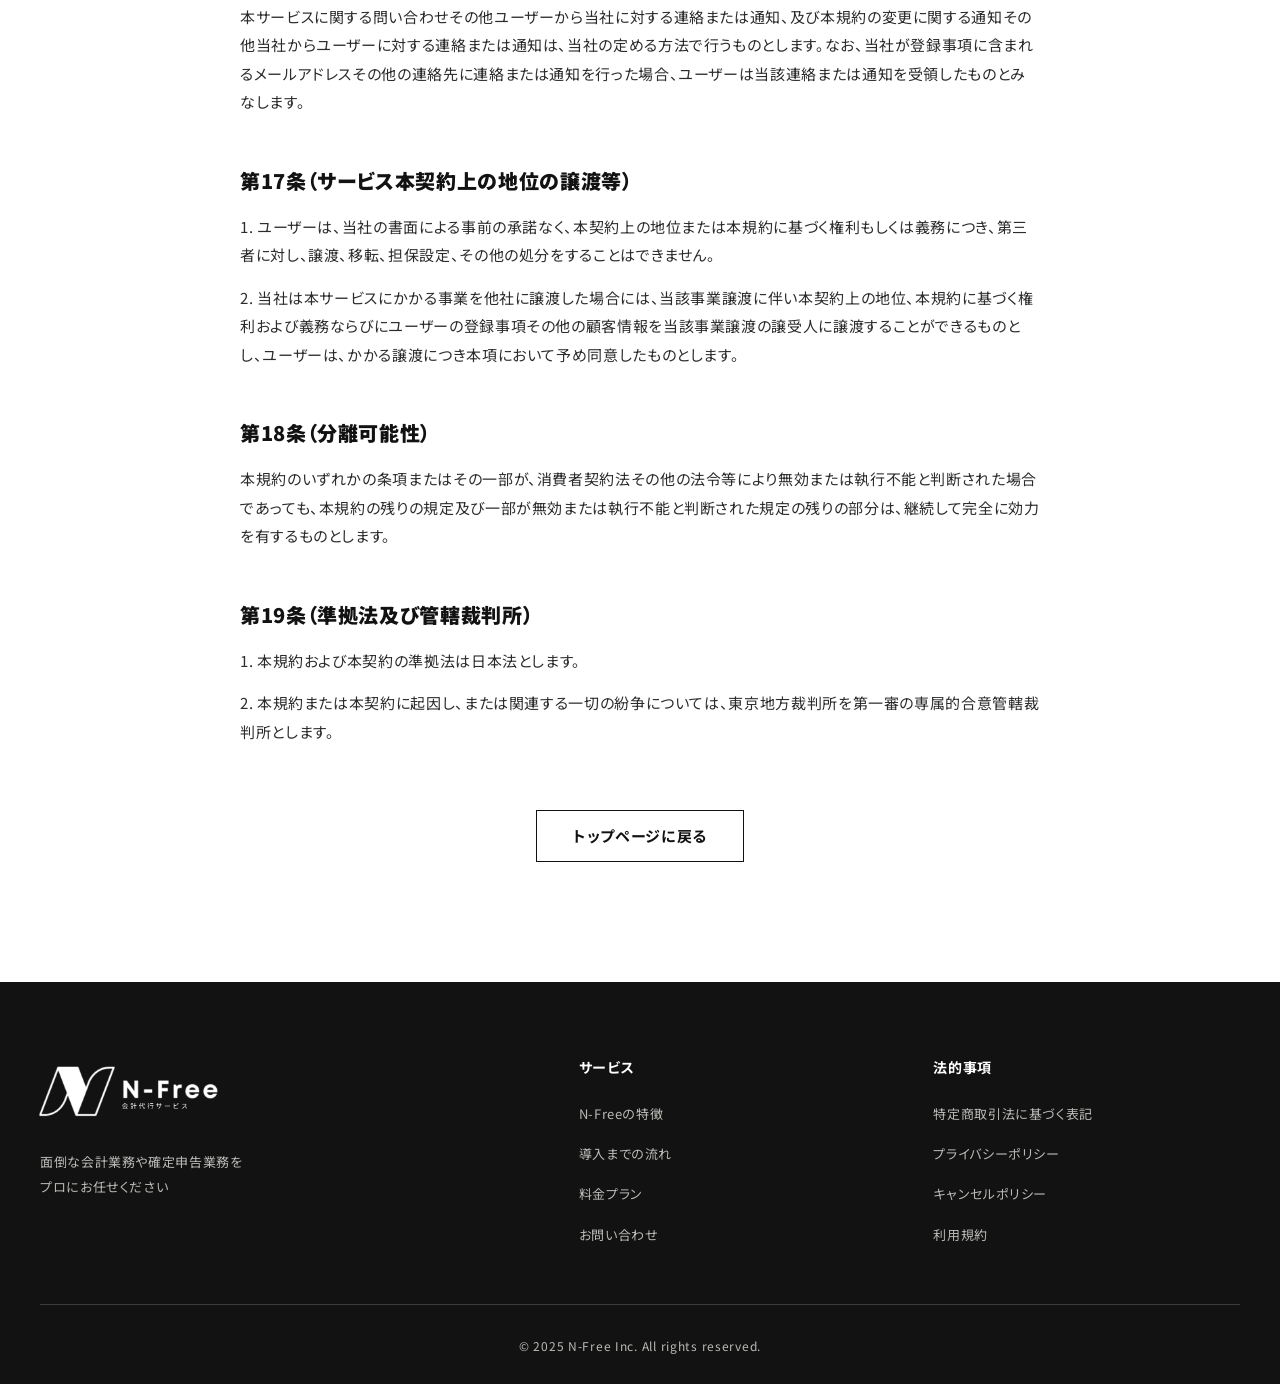
<file: terms-of-service.html>
<!DOCTYPE html>
<html lang="ja">

<head>
    <meta charset="UTF-8">
    <meta name="viewport" content="width=device-width, initial-scale=1.0">
    <meta name="robots" content="noindex, nofollow">
    <link rel="preconnect" href="https://fonts.googleapis.com">
    <link rel="preconnect" href="https://fonts.gstatic.com" crossorigin>
    <link rel="stylesheet" href="https://fonts.googleapis.com/css2?family=Noto+Sans+JP:wght@400;500;700;900&family=Barlow+Condensed:wght@500;600&display=swap">
    <script>document.documentElement.classList.add('js');setTimeout(function(){if(!window.__rv)document.documentElement.classList.remove('js')},3000);</script>
    <title>利用規約 | N-Free 記帳代行サービス</title>
    <link rel="icon" href="image/favicon.ico" type="image/x-icon">
    <link rel="stylesheet" href="style.css">
    <link rel="stylesheet" href="https://cdnjs.cloudflare.com/ajax/libs/font-awesome/6.5.1/css/all.min.css">
    <script src="https://code.jquery.com/jquery-3.6.0.min.js"></script>
</head>

<body>
    <header>
        <div class="container">
            <div class="header-flex">
                <div class="header-img">
                    <a href="index.html"><img src="image/logo01.png" alt="N-Free"></a>
                </div>
                <nav>
                    <ul class="header-list">
                        <li><a href="index.html#sec03" class="list">N-Freeの特徴</a></li>
                        <li><a href="index.html#sec08" class="list">導入までの流れ</a></li>
                        <li><a href="index.html#sec07" class="list">料金プラン</a></li>
                        <li><a href="contact.html" class="list">お問い合わせ</a></li>
                        <li><a href="https://app.n-free.jp" class="list" target="_blank">ログイン</a></li>
                    </ul>
                </nav>
                <div class="header-actions">
                    <a href="https://app.n-free.jp" class="header-login" target="_blank">ログイン</a>
                    <div class="header-link">
                        <a href="https://app.n-free.jp/signup" target="_blank">
                            <span>申し込む</span>
                        </a>
                        <a href="contact.html">
                            <span>資料請求</span>
                        </a>
                    </div>
                </div>
                <div id="hamburger" class="hamburger">
                    <span></span>
                    <span></span>
                    <span></span>
                </div>
            </div>
            <div class="menu-overlay"></div>
            <div class="hide-flex">
                <nav>
                    <ul class="hide-list">
                        <li><a href="index.html#sec03" class="list">N-Freeの特徴</a></li>
                        <li><a href="index.html#sec08" class="list">導入までの流れ</a></li>
                        <li><a href="index.html#sec07" class="list">料金プラン</a></li>
                        <li><a href="contact.html" class="list">お問い合わせ</a></li>
                        <li><a href="https://app.n-free.jp" class="list" target="_blank">ログイン</a></li>
                    </ul>
                </nav>
                <div class="hide-link">
                    <a href="https://app.n-free.jp/signup" target="_blank">
                        <span>申し込む</span>
                    </a>
                    <a href="contact.html">
                        <span>資料請求</span>
                    </a>
                </div>
            </div>
        </div>
    </header>

    <main>
        <section class="policy-page">
            <div class="policy-container">
                <h1>利用規約</h1>
                
                <div>
                    <div>
                        <p>本利用規約（以下「本規約」といいます。）は、株式会社N-Free（以下「当社」といいます。）が提供する会計代行サービス（以下「本サービス」といいます）の利用条件を定めるものです。本サービスを利用するユーザー（以下「ユーザー」といいます。）は、本規約に同意したうえで、本サービスを利用するものとします。</p>
                    </div>

                    <div>
                        <h2>第1条（適用）</h2>
                        <p>1. 本規約は、本サービスの利用に関する当社とユーザー（第2条で定義）の間の権利義務関係を定めることを目的とし、すべてのユーザーに適用されます。</p>
                        <p>2. 本サービスに関する当社ウェブサイトの記載、諸規定、ガイドライン等は本規約の一部を構成します。</p>
                    </div>

                    <div>
                        <h2>第2条（定義）</h2>
                        <p>本規約において使用する用語は、以下の意味を有するものとします。</p>
                        <ul>
                            <li><strong>「ユーザー」</strong>とは、第3条に基づき本サービスの利用登録が完了した個人または法人をいいます。</li>
                            <li><strong>「本サービス」</strong>とは、当社が提供する、AIを活用した会計データ自動仕分け、記帳代行支援、確定申告作成支援、およびこれらに付随するサービスをいいます。</li>
                            <li><strong>「知的財産権」</strong>とは、著作権、特許権、商標権、意匠権、ノウハウ等一切の権利をいいます。</li>
                        </ul>
                    </div>

                    <div>
                        <h2>第3条（登録）</h2>
                        <p>1. 本サービスの利用を希望する者（以下「登録希望者」といいます。）は、本規約に同意の上、当社所定の方法により、必要事項を正確に申請しなければなりません。</p>
                        <p>2. 当社は、登録希望者の申請内容を審査のうえ、登録の可否を判断し、当社が登録を承諾し、その旨を登録希望者に通知した時点をもって本サービスの利用契約（以下「本契約」といいます。）が締結されたものとします。</p>
                        <p>3. 未成年者が本サービスの利用を希望する場合には、事前に法定代理人の同意を得るものとします。未成年者が本サービスの契約者となった場合、本サービスの利用、本規約の内容、およびプライバシーポリシーを含む当社の定める諸規定すべてについて、法定代理人の同意があったものとみなします。利用登録を行った時点で未成年者であったユーザーが、成年に達した後に本サービスを利用した場合、未成年者であった間の利用行為を追認したものとみなします。</p>
                        <p>4. 登録希望者またはユーザーが次の各号のいずれかに該当する場合、当社は登録を拒否または登録を取り消すことができるものとします。</p>
                        <ul>
                            <li>登録情報に虚偽・誤記・記載漏れがあった場合</li>
                            <li>反社会的勢力等に該当する場合</li>
                            <li>過去に当社との契約違反があった場合</li>
                            <li>その他、当社がユーザーとして不適切であると判断した場合</li>
                        </ul>
                    </div>

                    <div>
                        <h2>第4条（料金および支払方法）</h2>
                        <p>1. ユーザーは、本サービスの利用に対し、以下の料金を支払うものとします。なお、日割り計算は行いません。：</p>
                        <ul>
                            <li>月額プラン：1,980円（税込）／12ヶ月年間契約（総額：23,760円（税込））</li>
                        </ul>
                        <p>2. 支払いは当社指定の決済方法によるものとし、ユーザーの責任において、当社が別途指定する期日までに支払いを完了させる必要があります。</p>
                        <p>3. 利用料金の支払い遅延があった場合、当社は、年14.6％の遅延損害金を請求することがあります。</p>
                        <p>4. 当社は、本サービスの利用料金を、当社の判断に基づき変更できるものとします。利用料金を増額する場合は、当社は、その旨、改定後の料金、及び改定料金の適用開始時期を、当社ウェブサイトでの告知、個別の電子メール送付等、当社が適切と判断する方法により、適用開始日の相当期間前までに契約者に通知するものとします。なお、当社は、既存の契約者に対し、当社の裁量に基づき、旧料金を適用する猶予期間を設けることができるものとします。</p>
                    </div>

                    <div>
                        <h2>第5条（サービス内容）</h2>
                        <p>1. 本サービスは、AIによる自動仕分け、会計データ管理、税理士監修による記帳支援・確定申告支援等を含みます。</p>
                        <p>2. 本サービスは、ユーザー自身による会計処理および税務申告を支援するものであり、税理士法に定める税務代理、税務書類の作成、税務相談等の税理士業務を行うものではありません。確定申告代行プランについては、ユーザーと当社が提携する税理士との間で別途契約を締結することにより、当該税理士によって業務が提供されるものとします。当社自身が当該税理士業務を行うものではありません。</p>
                        <p>3. 税務申告が必要な場合、またはユーザーが税務相談等を希望する場合は、ユーザーの要望に基づき、当社が提携する税理士が対応することがあります。この場合、提携税理士との間で別途契約を締結し、当該税理士が定める費用が別途発生します。</p>
                        <p>4. 当社は、サービス内容の全部または一部を事前の通知なく変更・中止することがあります。</p>
                        <p>5. ユーザーは、当社所定のキャンセル手続を完了することにより、利用期間満了をもって本サービスを解約することができます。当該満了時点において退会手続を行っていないユーザーの利用期間は、自動的に同一の期間で更新されるものとします。</p>
                    </div>

                    <div>
                        <h2>第6条（利用者の義務）</h2>
                        <p>ユーザーは、以下の義務を負います。：</p>
                        <ul>
                            <li>領収書・帳簿資料等の会計関連資料を適時かつ正確に提出すること</li>
                            <li>登録情報に変更が生じた場合、速やかに当社所定の方法により通知すること。ユーザーは、変更手続を怠ったことにより当社からの通知が不到達となった場合でも、当該通知は通常到達すべき時に到達したとみなされることを予め異議無く承諾するものとします。また、ユーザーが変更手続を怠ったことにより生じた損害について、当社は一切責任を負わないものとします。</li>
                            <li>ID・パスワードの厳重な管理責任を負うこと。ユーザーのIDおよびパスワードの管理不十分、使用上の過誤、第三者の使用等によって生じた損害に関する責任はユーザーが負うものとし、当社は一切の責任を負いません。</li>
                            <li>法令・公序良俗に反しないこと</li>
                            <li>他のユーザー情報を不正に取得・使用しないこと</li>
                            <li>本サービスの利用にあたり、当社が指定する動作環境を維持すること</li>
                            <li>本サービスを通じて提供される情報（税務に関する一般的な情報等）は、ユーザーの個別の状況に合わせた税務アドバイスではないことを理解し、最終的な税務判断はユーザー自身の責任において行うこと</li>
                        </ul>
                    </div>

                    <div>
                        <h2>第7条（禁止事項）</h2>
                        <p>ユーザーは、本サービスの利用にあたり、以下の各号のいずれかに該当する行為をしてはなりません。</p>
                        <ol>
                            <li>法令または公序良俗に違反する行為</li>
                            <li>犯罪行為に関連する行為</li>
                            <li>当社、他のユーザーまたは第三者のサーバーまたはネットワークの機能を破壊したり、妨害したりする行為</li>
                            <li>当社のサービスの運営を妨害するおそれのある行為</li>
                            <li>他のユーザーに関する個人情報等を収集または蓄積する行為</li>
                            <li>不正アクセスをし、またはこれを試みる行為</li>
                            <li>他のユーザーに成りすます行為</li>
                            <li>反社会的勢力等への利益供与その他の協力行為</li>
                            <li>宗教活動または政治活動</li>
                            <li>当社が許諾しない本サービス上での宣伝、広告、勧誘、または営業行為</li>
                            <li>面識のない異性との出会いを目的とした行為</li>
                            <li>他のユーザーに対する迷惑行為、嫌がらせ行為、誹謗中傷行為</li>
                            <li>その他、当社が不適切と判断する行為</li>
                        </ol>
                    </div>

                    <div>
                        <h2>第8条（知的財産権）</h2>
                        <p>1. 当社ウェブサイトおよび本サービスに関する知的財産権は全て当社または当社にライセンスを許諾している者に帰属し、本規約に基づく本サービスの利用許諾は、当社ウェブサイトまたは本サービスに関する知的財産権の譲渡または使用許諾を意味するものではありません。</p>
                        <p>2. ユーザーは、いかなる理由によっても当社および第三者の知的財産権を侵害してはならず、また侵害するおそれのある行為をしてはなりません。</p>
                    </div>

                    <div>
                        <h2>第9条（個人情報の取扱い）</h2>
                        <p>当社によるユーザーの個人情報の取扱いについては、別途当社プライバシーポリシーの定めによるものとし、ユーザーはこのプライバシーポリシーに従って当社がユーザーの個人情報を取扱うことについて同意するものとします。</p>
                    </div>

                    <div>
                        <h2>第10条（サービスの変更・中断・終了）</h2>
                        <p>1. 当社は、事業上の都合により、ユーザーに事前に通知することなく、本サービスの内容を変更し、または本サービスの提供を中断もしくは終了することができます。ただし、本サービスの全部を終了する場合は、原則として事前にユーザーに通知するものとします。</p>
                        <p>2. 当社は、以下のいずれかの事由があると判断した場合、ユーザーに事前に通知することなく本サービスを一時的に中断することができます。</p>
                        <ol>
                            <li>本サービスにかかるコンピュータシステムの保守点検または更新を行う場合</li>
                            <li>地震、落雷、火災、停電または天災などの不可抗力により、本サービスの提供が困難となった場合</li>
                            <li>コンピュータまたは通信回線等が事故により停止した場合</li>
                            <li>その他、当社が本サービスの提供が困難と判断した場合</li>
                        </ol>
                        <p>3. 当社は、本条に基づいてなした措置によりユーザーまたは第三者に生じた損害について、当社に故意または重過失がある場合を除き、一切の責任を負いません。</p>
                    </div>

                    <div>
                        <h2>第11条（サービスの利用停止または本契約の解除）</h2>
                        <p>1. 当社は、ユーザーが以下の各号のいずれかの事由に該当する場合は、事前の通知または催告なしに、本サービスの利用を一時的に停止その他の必要な措置をし、または当該ユーザーとの本契約を解除することができます。</p>
                        <ol>
                            <li>本規約のいずれかの条項に違反した場合</li>
                            <li>登録事項に虚偽の事実があることが判明した場合</li>
                            <li>料金等の支払債務の不履行があった場合</li>
                            <li>当社からの連絡に対し、一定期間返答がない場合</li>
                            <li>ユーザーIDまたはパスワードが盗まれたり、第三者に使用されていることが判明した場合</li>
                            <li>第3条第４項各号に該当することが判明した場合</li>
                            <li>その他、当社が本サービスの利用を適当でないと判断した場合</li>
                        </ol>
                        <p>2. 前各項により本契約が解除された場合でも、ユーザーは、当社に対して負担する債務を免れるものではありません。また、解除によりユーザーに生じた損害につき、当社は一切の責任を負いません。</p>
                    </div>

                    <div>
                        <h2>第12条（免責事項）</h2>
                        <p>1. 当社は、本サービスに事実上または法律上の瑕疵（安全性、信頼性、正確性、完全性、有効性、特定の目的への適合性、セキュリティなどに関する欠陥、エラーやバグ、権利侵害などを含みます。）がないことを明示的にも黙示的にも保証しておりません。</p>
                        <p>2. ユーザーは、当社に故意または重過失がある場合を除き、本サービスに関して被った損害については、直接かつ現実に生じた通常の損害に限り、当該損害発生時から遡って過去1年間にユーザーが当社に支払った対価の総額を上限として、当社に賠償を請求することができるものとします。</p>
                        <p>3. 当社は、税務署への申告内容の正確性について保証するものではなく、税務調査等による追徴課税等があった場合でも、当社は一切責任を負いません。ユーザーは、最終的な税務判断および申告内容について、自らの責任において行うものとします。</p>
                    </div>

                    <div>
                        <h2>第13条（損害賠償）</h2>
                        <p>1. ユーザーが本規約に違反したことにより当社に損害が生じた場合、当該ユーザーは、当社に対し、その損害を賠償する責任を負います。</p>
                        <p>2. ユーザーが本サービスの利用に関して第三者との間で紛争を生じさせた場合、当該ユーザーは、自己の費用と責任において当該紛争を解決するものとし、当社に一切の迷惑をかけてはなりません。</p>
                    </div>

                    <div>
                        <h2>第14条（反社会的勢力の排除）</h2>
                        <p>1. ユーザーは、現在、暴力団、暴力団員、暴力団員でなくなった時から5年を経過しない者、暴力団準構成員、暴力団関係企業、総会屋等、社会運動等標ぼうゴロまたは特殊知能暴力集団等、その他これらに準ずる者（以下総称して「暴力団員等」といいます。）に該当しないこと、および次の各号のいずれにも該当しないことを表明し、かつ将来にわたっても該当しないことを確約します。</p>
                        <ol>
                            <li>暴力団員等が経営を支配していると認められる関係を有すること</li>
                            <li>暴力団員等が経営に実質的に関与していると認められる関係を有すること</li>
                            <li>自己、自社もしくは第三者の不正の利益を図る目的または第三者に損害を加える目的をもってするなど、不当に暴力団員等を利用していると認められる関係を有すること</li>
                            <li>暴力団員等に対して資金等を提供し、または便宜を供与するなどの関与をしていると認められる関係を有すること</li>
                            <li>役員または経営に実質的に関与している者が暴力団員等と社会的に非難されるべき関係を有すること</li>
                        </ol>
                        <p>2. ユーザーは、自らまたは第三者を利用して次の各号のいずれかに該当する行為を行わないことを確約します。</p>
                        <ol>
                            <li>暴力的な要求行為</li>
                            <li>法的な責任を超えた不当な要求行為</li>
                            <li>取引に関して、脅迫的な言動をし、または暴力を用いる行為</li>
                            <li>風説を流布し、偽計を用いまたは威力を用いて当社の信用を毀損し、または当社の業務を妨害する行為</li>
                            <li>その他前各号に準ずる行為</li>
                        </ol>
                    </div>

                    <div>
                        <h2>第15条（本規約の改定）</h2>
                        <p>1. 当社は、当社が必要と認めた場合に、本規約を変更できるものとします。本規約を変更する場合、変更後の本規約の施行時期及び内容を当社ウェブサイト上での掲示その他の適切な方法により周知し、またはユーザーに通知します。</p>
                        <p>2. 法令上ユーザーの同意が必要となる本規約の変更を行う場合、当社は、当社所定の方法でユーザーの同意を得るものとします。なお、ユーザーが利用期間を更新した場合には、当該同意があったものとみなします。</p>
                    </div>

                    <div>
                        <h2>第16条（連絡／通知）</h2>
                        <p>本サービスに関する問い合わせその他ユーザーから当社に対する連絡または通知、及び本規約の変更に関する通知その他当社からユーザーに対する連絡または通知は、当社の定める方法で行うものとします。なお、当社が登録事項に含まれるメールアドレスその他の連絡先に連絡または通知を行った場合、ユーザーは当該連絡または通知を受領したものとみなします。</p>
                    </div>

                    <div>
                        <h2>第17条（サービス本契約上の地位の譲渡等）</h2>
                        <p>1. ユーザーは、当社の書面による事前の承諾なく、本契約上の地位または本規約に基づく権利もしくは義務につき、第三者に対し、譲渡、移転、担保設定、その他の処分をすることはできません。</p>
                        <p>2. 当社は本サービスにかかる事業を他社に譲渡した場合には、当該事業譲渡に伴い本契約上の地位、本規約に基づく権利および義務ならびにユーザーの登録事項その他の顧客情報を当該事業譲渡の譲受人に譲渡することができるものとし、ユーザーは、かかる譲渡につき本項において予め同意したものとします。</p>
                    </div>

                    <div>
                        <h2>第18条（分離可能性）</h2>
                        <p>本規約のいずれかの条項またはその一部が、消費者契約法その他の法令等により無効または執行不能と判断された場合であっても、本規約の残りの規定及び一部が無効または執行不能と判断された規定の残りの部分は、継続して完全に効力を有するものとします。</p>
                    </div>

                    <div>
                        <h2>第19条（準拠法及び管轄裁判所）</h2>
                        <p>1. 本規約および本契約の準拠法は日本法とします。</p>
                        <p>2. 本規約または本契約に起因し、または関連する一切の紛争については、東京地方裁判所を第一審の専属的合意管轄裁判所とします。</p>
                    </div>

                    <div class="button-center">
                        <a href="index.html" class="back-button">トップページに戻る</a>
                    </div>
                </div>
            </div>
        </section>
    </main>

    <footer>
        <div class="container">
            <div class="footer-content">
                <div class="footer-section">
                    <div class="footer-logo">
                        <img src="image/logo01.png" alt="N-Free" style="max-width: 200px;">
                    </div>
                    <p class="footer-text">面倒な会計業務や確定申告業務を<br>プロにお任せください</p>
                </div>
                
                <div class="footer-section">
                    <h4>サービス</h4>
                    <ul class="footer-links">
                        <li><a href="index.html#sec03">N-Freeの特徴</a></li>
                        <li><a href="index.html#sec08">導入までの流れ</a></li>
                        <li><a href="index.html#sec07">料金プラン</a></li>
                        <li><a href="contact.html">お問い合わせ</a></li>
                    </ul>
                </div>
                
                <!--div class="footer-section">
                    <h4>会社情報</h4>
                    <ul class="footer-links">
                        <li><a href="index.html#sec10">会社概要</a></li>
                    </ul>
                </div-->
                
                <div class="footer-section">
                    <h4>法的事項</h4>
                    <ul class="footer-links">
                        <li><a href="tokushoho.html">特定商取引法に基づく表記</a></li>
                        <li><a href="privacy-policy.html">プライバシーポリシー</a></li>
                        <li><a href="cancel-policy.html">キャンセルポリシー</a></li>
                        <li><a href="terms-of-service.html">利用規約</a></li>
                    </ul>
                </div>
            </div>
            
            <div class="footer-bottom">
                <small>© 2025 N-Free Inc. All rights reserved.</small>
            </div>
        </div>
    </footer>

    <script src="script.js"></script>
</body>

</html>
</file>
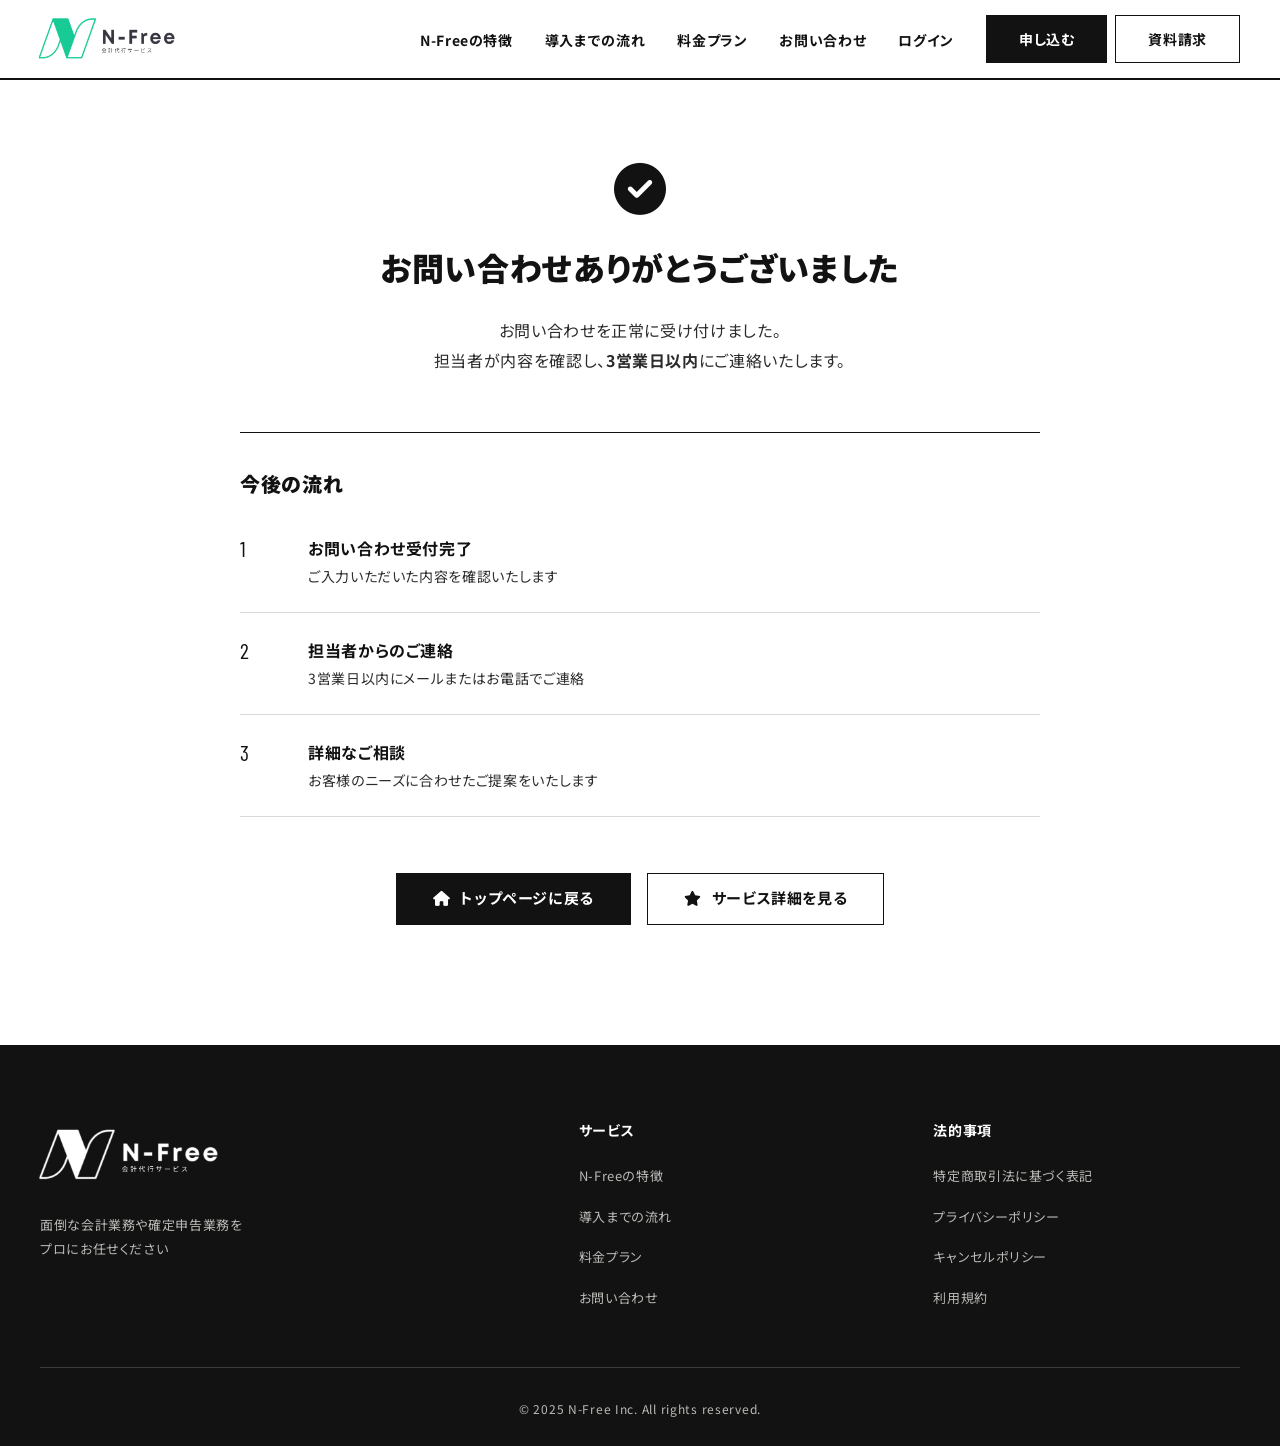
<file: thank-you.html>
<!DOCTYPE html>
<html lang="ja">

<head>
    <meta charset="UTF-8">
    <meta name="viewport" content="width=device-width, initial-scale=1.0">
    <meta name="robots" content="noindex, nofollow">
    <link rel="preconnect" href="https://fonts.googleapis.com">
    <link rel="preconnect" href="https://fonts.gstatic.com" crossorigin>
    <link rel="stylesheet" href="https://fonts.googleapis.com/css2?family=Noto+Sans+JP:wght@400;500;700;900&family=Barlow+Condensed:wght@500;600&display=swap">
    <script>document.documentElement.classList.add('js');setTimeout(function(){if(!window.__rv)document.documentElement.classList.remove('js')},3000);</script>
    <title>お問い合わせ完了 | N-Free 記帳代行サービス</title>
    <link rel="icon" href="image/favicon.ico" type="image/x-icon">
    <link rel="stylesheet" href="style.css">
    <link rel="stylesheet" href="https://cdnjs.cloudflare.com/ajax/libs/font-awesome/6.5.1/css/all.min.css">
    <script src="https://code.jquery.com/jquery-3.6.0.min.js"></script>
</head>

<body>
    <header>
        <div class="container">
            <div class="header-flex">
                <div class="header-img">
                    <a href="index.html"><img src="image/logo01.png" alt="N-Free"></a>
                </div>
                <nav>
                    <ul class="header-list">
                        <li><a href="index.html#sec03" class="list">N-Freeの特徴</a></li>
                        <li><a href="index.html#sec08" class="list">導入までの流れ</a></li>
                        <li><a href="index.html#sec07" class="list">料金プラン</a></li>
                        <li><a href="contact.html" class="list">お問い合わせ</a></li>
                        <li><a href="https://app.n-free.jp" class="list" target="_blank">ログイン</a></li>
                    </ul>
                </nav>
                <div class="header-actions">
                    <a href="https://app.n-free.jp" class="header-login" target="_blank">ログイン</a>
                    <div class="header-link">
                        <a href="https://app.n-free.jp/signup" target="_blank">
                            <span>申し込む</span>
                        </a>
                        <a href="contact.html">
                            <span>資料請求</span>
                        </a>
                    </div>
                </div>
                <div id="hamburger" class="hamburger">
                    <span></span>
                    <span></span>
                    <span></span>
                </div>
            </div>
            <div class="menu-overlay"></div>
            <div class="hide-flex">
                <nav>
                    <ul class="hide-list">
                        <li><a href="index.html#sec03" class="list">N-Freeの特徴</a></li>
                        <li><a href="index.html#sec08" class="list">導入までの流れ</a></li>
                        <li><a href="index.html#sec07" class="list">料金プラン</a></li>
                        <li><a href="contact.html" class="list">お問い合わせ</a></li>
                        <li><a href="https://app.n-free.jp" class="list" target="_blank">ログイン</a></li>
                    </ul>
                </nav>
                <div class="hide-link">
                    <a href="https://app.n-free.jp/signup" target="_blank">
                        <span>申し込む</span>
                    </a>
                    <a href="contact.html">
                        <span>資料請求</span>
                    </a>
                </div>
            </div>
        </div>
    </header>

    <main>
        <section class="thank-you-page">
            <div class="container">
                <div class="thank-you-content">
                    <div class="success-icon">
                        <i class="fas fa-check-circle"></i>
                    </div>
                    
                    <h1>お問い合わせありがとうございました</h1>
                    
                    <p class="thank-you-message">
                        お問い合わせを正常に受け付けました。<br>
                        担当者が内容を確認し、<strong>3営業日以内</strong>にご連絡いたします。
                    </p>
                    
                    <div class="next-steps">
                        <h2>今後の流れ</h2>
                        <ul class="steps-list">
                            <li>
                                <span class="step-number">1</span>
                                <div class="step-content">
                                    <strong>お問い合わせ受付完了</strong>
                                    <p>ご入力いただいた内容を確認いたします</p>
                                </div>
                            </li>
                            <li>
                                <span class="step-number">2</span>
                                <div class="step-content">
                                    <strong>担当者からのご連絡</strong>
                                    <p>3営業日以内にメールまたはお電話でご連絡</p>
                                </div>
                            </li>
                            <li>
                                <span class="step-number">3</span>
                                <div class="step-content">
                                    <strong>詳細なご相談</strong>
                                    <p>お客様のニーズに合わせたご提案をいたします</p>
                                </div>
                            </li>
                        </ul>
                    </div>
                    
                    
                    <div class="action-buttons">
                        <a href="index.html" class="btn-primary">
                            <i class="fas fa-home"></i>
                            トップページに戻る
                        </a>
                        <a href="index.html#sec03" class="btn-secondary">
                            <i class="fas fa-star"></i>
                            サービス詳細を見る
                        </a>
                    </div>
                </div>
            </div>
        </section>
    </main>

    <footer>
        <div class="container">
            <div class="footer-content">
                <div class="footer-section">
                    <div class="footer-logo">
                        <img src="image/logo01.png" alt="N-Free" style="max-width: 200px;">
                    </div>
                    <p class="footer-text">面倒な会計業務や確定申告業務を<br>プロにお任せください</p>
                </div>
                
                <div class="footer-section">
                    <h4>サービス</h4>
                    <ul class="footer-links">
                        <li><a href="index.html#sec03">N-Freeの特徴</a></li>
                        <li><a href="index.html#sec08">導入までの流れ</a></li>
                        <li><a href="index.html#sec07">料金プラン</a></li>
                        <li><a href="contact.html">お問い合わせ</a></li>
                    </ul>
                </div>
                
                <!--div class="footer-section">
                    <h4>会社情報</h4>
                    <ul class="footer-links">
                        <li><a href="index.html#sec10">会社概要</a></li>
                    </ul>
                </div-->
                
                <div class="footer-section">
                    <h4>法的事項</h4>
                    <ul class="footer-links">
                        <li><a href="tokushoho.html">特定商取引法に基づく表記</a></li>
                        <li><a href="privacy-policy.html">プライバシーポリシー</a></li>
                        <li><a href="cancel-policy.html">キャンセルポリシー</a></li>
                        <li><a href="terms-of-service.html">利用規約</a></li>
                    </ul>
                </div>
            </div>
            
            <div class="footer-bottom">
                <small>© 2025 N-Free Inc. All rights reserved.</small>
            </div>
        </div>
    </footer>

    <script src="script.js"></script>
</body>

</html>
</file>
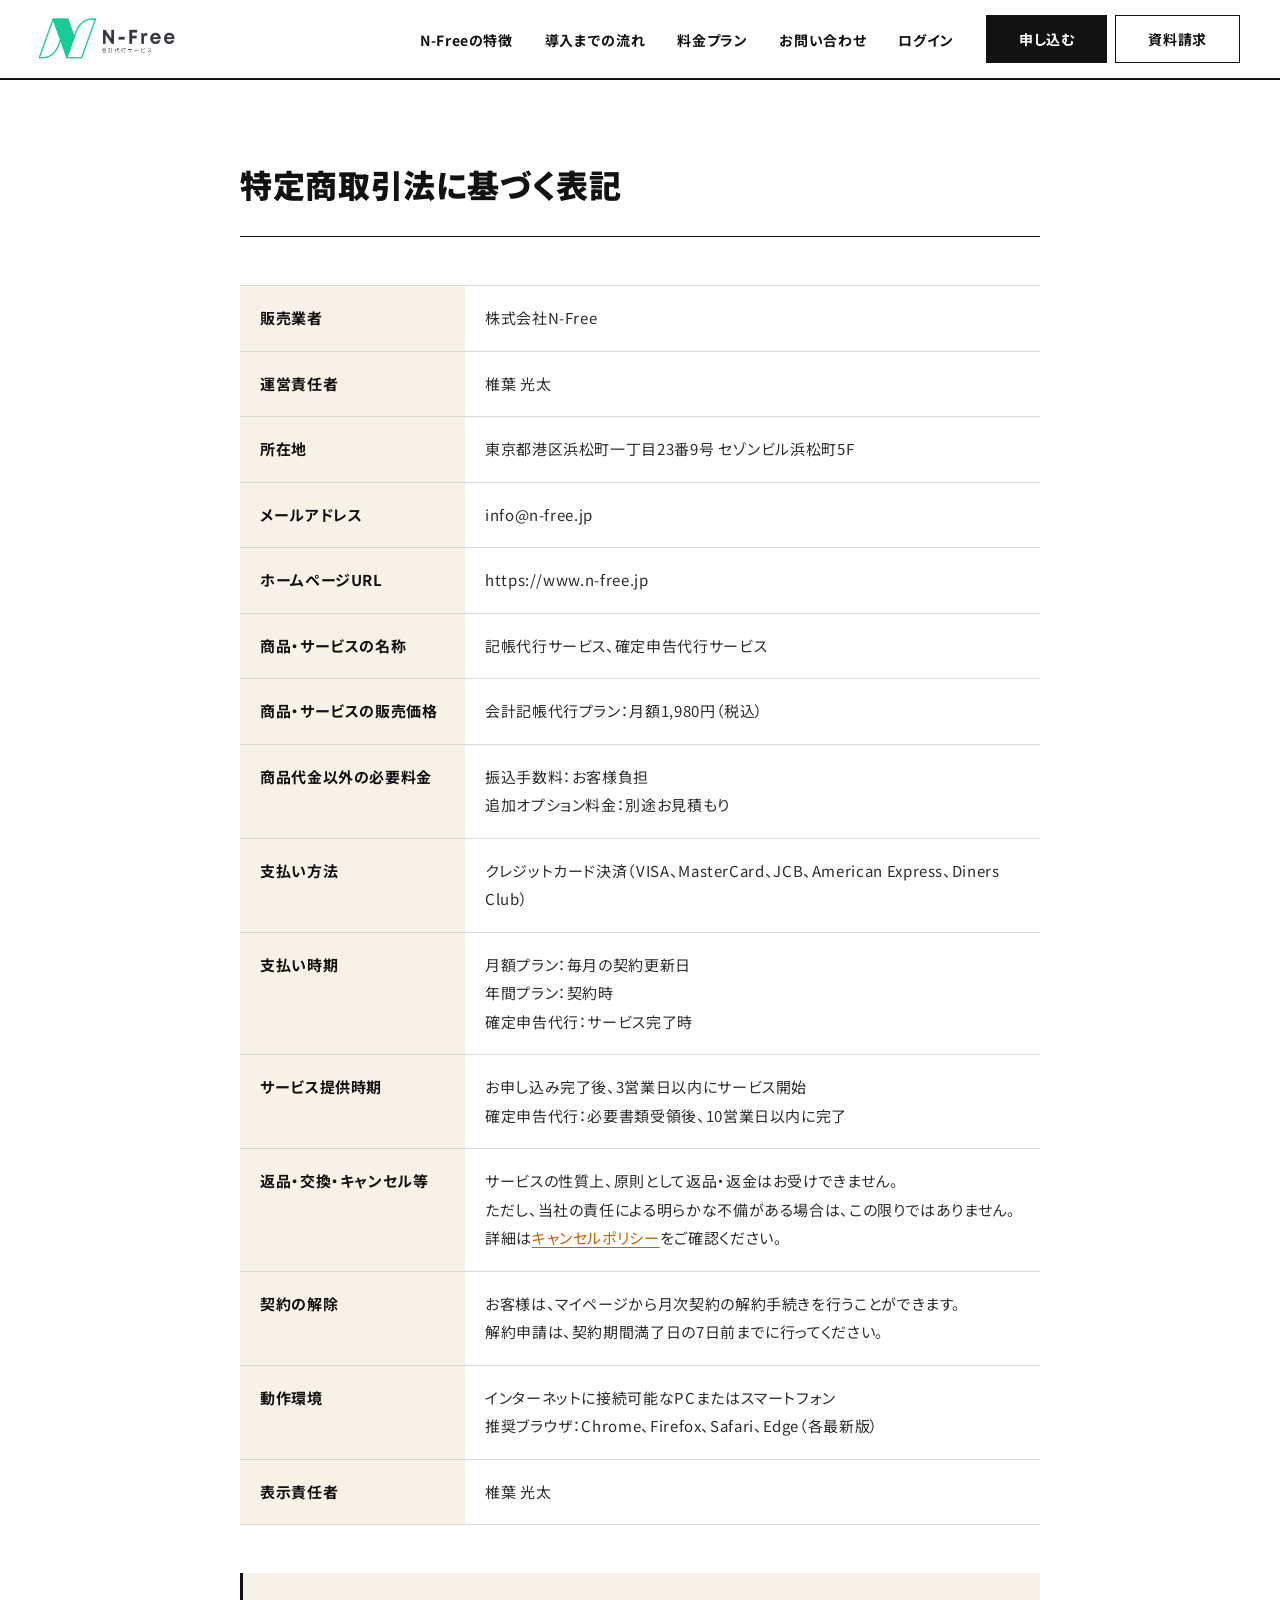
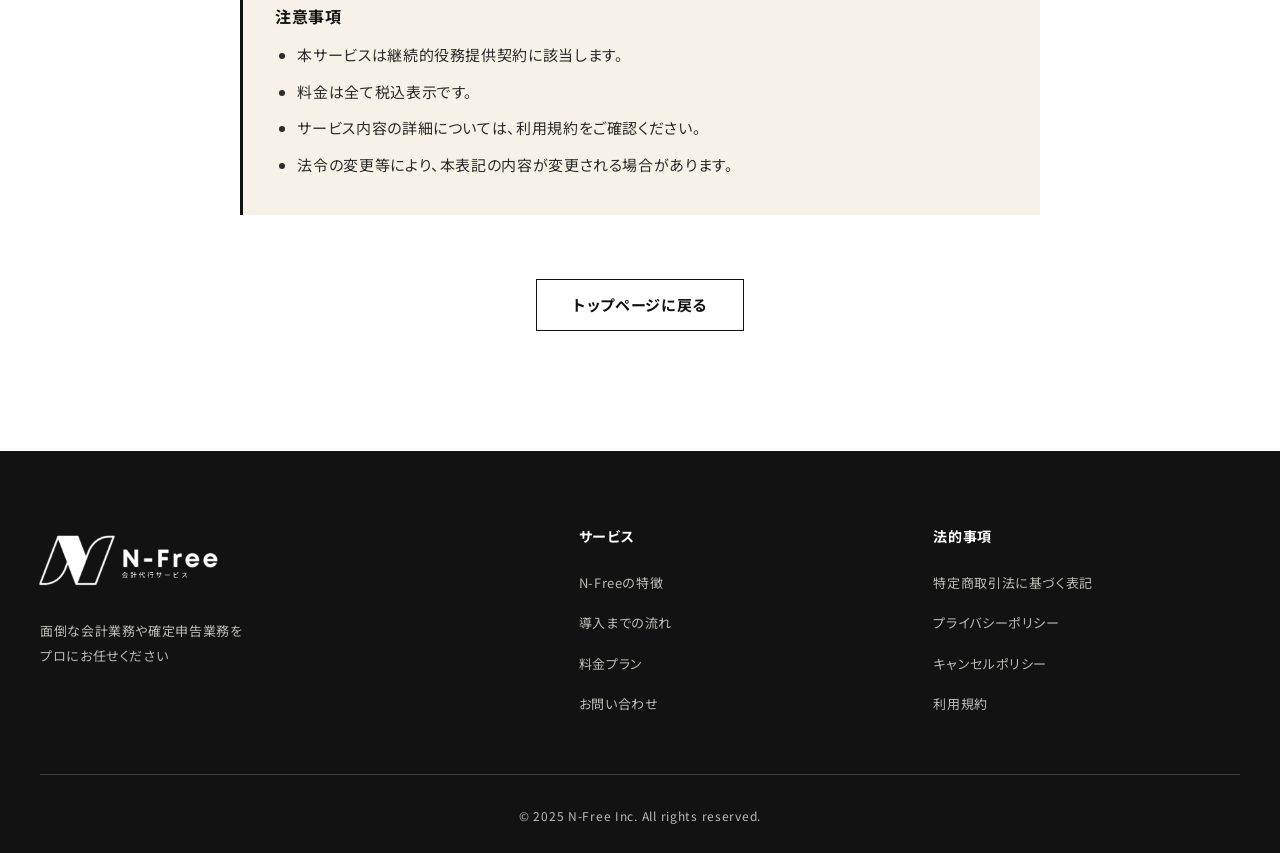
<file: tokushoho.html>
<!DOCTYPE html>
<html lang="ja">

<head>
    <meta charset="UTF-8">
    <meta name="viewport" content="width=device-width, initial-scale=1.0">
    <meta name="robots" content="noindex, nofollow">
    <link rel="preconnect" href="https://fonts.googleapis.com">
    <link rel="preconnect" href="https://fonts.gstatic.com" crossorigin>
    <link rel="stylesheet" href="https://fonts.googleapis.com/css2?family=Noto+Sans+JP:wght@400;500;700;900&family=Barlow+Condensed:wght@500;600&display=swap">
    <script>document.documentElement.classList.add('js');setTimeout(function(){if(!window.__rv)document.documentElement.classList.remove('js')},3000);</script>
    <title>特定商取引法に基づく表記 | N-Free 記帳代行サービス</title>
    <link rel="icon" href="image/favicon.ico" type="image/x-icon">
    <link rel="stylesheet" href="style.css">
    <link rel="stylesheet" href="https://cdnjs.cloudflare.com/ajax/libs/font-awesome/6.5.1/css/all.min.css">
    <script src="https://code.jquery.com/jquery-3.6.0.min.js"></script>
</head>

<body>
    <header>
        <div class="container">
            <div class="header-flex">
                <div class="header-img">
                    <a href="index.html"><img src="image/logo01.png" alt="N-Free"></a>
                </div>
                <nav>
                    <ul class="header-list">
                        <li><a href="index.html#sec03" class="list">N-Freeの特徴</a></li>
                        <li><a href="index.html#sec08" class="list">導入までの流れ</a></li>
                        <li><a href="index.html#sec07" class="list">料金プラン</a></li>
                        <li><a href="contact.html" class="list">お問い合わせ</a></li>
                        <li><a href="https://app.n-free.jp" class="list" target="_blank">ログイン</a></li>
                    </ul>
                </nav>
                <div class="header-actions">
                    <a href="https://app.n-free.jp" class="header-login" target="_blank">ログイン</a>
                    <div class="header-link">
                        <a href="https://app.n-free.jp/signup" target="_blank">
                            <span>申し込む</span>
                        </a>
                        <a href="contact.html">
                            <span>資料請求</span>
                        </a>
                    </div>
                </div>
                <div id="hamburger" class="hamburger">
                    <span></span>
                    <span></span>
                    <span></span>
                </div>
            </div>
            <div class="menu-overlay"></div>
            <div class="hide-flex">
                <nav>
                    <ul class="hide-list">
                        <li><a href="index.html#sec03" class="list">N-Freeの特徴</a></li>
                        <li><a href="index.html#sec08" class="list">導入までの流れ</a></li>
                        <li><a href="index.html#sec07" class="list">料金プラン</a></li>
                        <li><a href="contact.html" class="list">お問い合わせ</a></li>
                        <li><a href="https://app.n-free.jp" class="list" target="_blank">ログイン</a></li>
                    </ul>
                </nav>
                <div class="hide-link">
                    <a href="https://app.n-free.jp/signup" target="_blank">
                        <span>申し込む</span>
                    </a>
                    <a href="contact.html">
                        <span>資料請求</span>
                    </a>
                </div>
            </div>
        </div>
    </header>

    <main>
        <section class="policy-page">
            <div class="policy-container">
                <h1>特定商取引法に基づく表記</h1>
                
                <div>
                    <table class="company-table">
                        <tbody>
                            <tr>
                                <th>販売業者</th>
                                <td>株式会社N-Free</td>
                            </tr>
                            <tr>
                                <th>運営責任者</th>
                                <td>椎葉 光太</td>
                            </tr>
                            <tr>
                                <th>所在地</th>
                                <td>東京都港区浜松町一丁目23番9号 セゾンビル浜松町5F</td>
                            </tr>
                            <!-- <tr>
                                <th>電話番号</th>
                                <td>03-0000-0000</td>
                            </tr> -->
                            <tr>
                                <th>メールアドレス</th>
                                <td>info@n-free.jp</td>
                            </tr>
                            <tr>
                                <th>ホームページURL</th>
                                <td>https://www.n-free.jp</td>
                            </tr>
                            <tr>
                                <th>商品・サービスの名称</th>
                                <td>記帳代行サービス、確定申告代行サービス</td>
                            </tr>
                            <tr>
                                <th>商品・サービスの販売価格</th>
                                <td>
                                    会計記帳代行プラン：月額1,980円（税込）
                                </td>
                            </tr>
                            <tr>
                                <th>商品代金以外の必要料金</th>
                                <td>
                                    振込手数料：お客様負担<br>
                                    追加オプション料金：別途お見積もり
                                </td>
                            </tr>
                            <tr>
                                <th>支払い方法</th>
                                <td>
                                    クレジットカード決済（VISA、MasterCard、JCB、American Express、Diners Club）
                                </td>
                            </tr>
                            <tr>
                                <th>支払い時期</th>
                                <td>
                                    月額プラン：毎月の契約更新日<br>
                                    年間プラン：契約時<br>
                                    確定申告代行：サービス完了時
                                </td>
                            </tr>
                            <tr>
                                <th>サービス提供時期</th>
                                <td>
                                    お申し込み完了後、3営業日以内にサービス開始<br>
                                    確定申告代行：必要書類受領後、10営業日以内に完了
                                </td>
                            </tr>
                            <tr>
                                <th>返品・交換・キャンセル等</th>
                                <td>
                                    サービスの性質上、原則として返品・返金はお受けできません。<br>
                                    ただし、当社の責任による明らかな不備がある場合は、この限りではありません。<br>
                                    詳細は<a href="cancel-policy.html">キャンセルポリシー</a>をご確認ください。
                                </td>
                            </tr>
                            <tr>
                                <th>契約の解除</th>
                                <td>
                                    お客様は、マイページから月次契約の解約手続きを行うことができます。<br>
                                    解約申請は、契約期間満了日の7日前までに行ってください。
                                </td>
                            </tr>
                            <tr>
                                <th>動作環境</th>
                                <td>
                                    インターネットに接続可能なPCまたはスマートフォン<br>
                                    推奨ブラウザ：Chrome、Firefox、Safari、Edge（各最新版）
                                </td>
                            </tr>
                            <tr>
                                <th>表示責任者</th>
                                <td>椎葉 光太</td>
                            </tr>
                        </tbody>
                    </table>

                    <div class="info-box">
                        <h3>注意事項</h3>
                        <ul>
                            <li>本サービスは継続的役務提供契約に該当します。</li>
                            <li>料金は全て税込表示です。</li>
                            <li>サービス内容の詳細については、利用規約をご確認ください。</li>
                            <li>法令の変更等により、本表記の内容が変更される場合があります。</li>
                        </ul>
                    </div>

                    <div class="button-center">
                        <a href="index.html" class="back-button">トップページに戻る</a>
                    </div>
                </div>
            </div>
        </section>
    </main>

    <footer>
        <div class="container">
            <div class="footer-content">
                <div class="footer-section">
                    <div class="footer-logo">
                        <img src="image/logo01.png" alt="N-Free" style="max-width: 200px;">
                    </div>
                    <p class="footer-text">面倒な会計業務や確定申告業務を<br>プロにお任せください</p>
                </div>
                
                <div class="footer-section">
                    <h4>サービス</h4>
                    <ul class="footer-links">
                        <li><a href="index.html#sec03">N-Freeの特徴</a></li>
                        <li><a href="index.html#sec08">導入までの流れ</a></li>
                        <li><a href="index.html#sec07">料金プラン</a></li>
                        <li><a href="contact.html">お問い合わせ</a></li>
                    </ul>
                </div>
                
                <!--div class="footer-section">
                    <h4>会社情報</h4>
                    <ul class="footer-links">
                        <li><a href="index.html#sec10">会社概要</a></li>
                    </ul>
                </div-->
                
                <div class="footer-section">
                    <h4>法的事項</h4>
                    <ul class="footer-links">
                        <li><a href="tokushoho.html">特定商取引法に基づく表記</a></li>
                        <li><a href="privacy-policy.html">プライバシーポリシー</a></li>
                        <li><a href="cancel-policy.html">キャンセルポリシー</a></li>
                        <li><a href="terms-of-service.html">利用規約</a></li>
                    </ul>
                </div>
            </div>
            
            <div class="footer-bottom">
                <small>© 2025 N-Free Inc. All rights reserved.</small>
            </div>
        </div>
    </footer>

    <script src="script.js"></script>
</body>

</html>
</file>
<file: style.css>
/* ------------------------------------------------------------
   共通の土台（リセット / ヘッダー / メニュー / フッター / 下層ページ）
   色・書体・角丸は :root の変数で各案が決める
------------------------------------------------------------ */
*, *::before, *::after { box-sizing: border-box; }
html { -webkit-text-size-adjust: 100%; scroll-padding-top: var(--header-h); }
body {
  margin: 0;
  font-family: var(--font-body);
  font-size: 16px;
  line-height: 1.9;
  color: var(--c-text);
  background: var(--c-bg);
  font-feature-settings: "palt";
  letter-spacing: 0.04em;
  -webkit-font-smoothing: antialiased;
  overflow-wrap: anywhere;
}
h1, h2, h3, h4, p, ul, ol, table, figure { margin: 0; }
h1, h2, h3, h4, .statement-main, .voice { word-break: auto-phrase; line-break: strict; }
ul, ol { padding: 0; list-style: none; }
img { max-width: 100%; height: auto; vertical-align: middle; }
a { color: inherit; text-decoration: none; }
button { font: inherit; color: inherit; background: none; border: 0; padding: 0; cursor: pointer; letter-spacing: inherit; }
table { border-collapse: collapse; width: 100%; }
strong { font-weight: 700; }
:focus-visible { outline: 2px solid var(--c-primary); outline-offset: 3px; }
main { padding-top: var(--header-h); display: block; }
.inner, .container { width: 100%; max-width: var(--w-inner); margin: 0 auto; padding: 0 40px; }
.sp-only, .pc-none { display: none; }

/* ---------- ヘッダー ---------- */
header {
  position: fixed; top: 0; left: 0; right: 0; z-index: 100;
  height: var(--header-h);
  background: var(--c-header-bg);
  border-bottom: 1px solid var(--c-line);
}
header .container { max-width: var(--w-header); height: 100%; }
.header-flex { display: flex; align-items: center; height: 100%; gap: 32px; }
.header-img { flex: none; }
.header-img img { display: block; height: 62px; width: auto; margin-left: -10px; }
.header-flex > nav { margin-left: auto; }
.header-list { display: flex; gap: 32px; }
.header-list a { font-size: 14px; font-weight: 500; color: var(--c-ink); padding: 8px 0; position: relative; }
.header-list a::after {
  content: ""; position: absolute; left: 0; right: 0; bottom: 0; height: 1px;
  background: currentColor; transform: scaleX(0); transform-origin: left; transition: transform .25s;
}
.header-list a:hover::after { transform: scaleX(1); }
.header-actions { display: flex; align-items: center; gap: 12px; flex: none; }
.header-login { display: none; font-size: 14px; font-weight: 500; color: var(--c-ink); }
.header-link { display: flex; gap: 8px; }
.header-link a, .hide-link a {
  display: inline-flex; align-items: center; justify-content: center;
  height: 44px; padding: 0 28px;
  font-size: 14px; font-weight: 700;
  color: var(--c-on-primary); background: var(--c-primary);
  border: 1px solid var(--c-primary);
  border-radius: var(--radius-btn);
  transition: background .2s, color .2s, border-color .2s;
}
.header-link a:hover, .hide-link a:hover { background: var(--c-primary-hover); border-color: var(--c-primary-hover); }
/* 下層ページの2つ目のボタン（資料請求）は線ボタンにする */
.header-link a + a, .hide-link a + a { color: var(--c-primary); background: transparent; }
.header-link a + a:hover, .hide-link a + a:hover { color: var(--c-on-primary); background: var(--c-primary); border-color: var(--c-primary); }

.hamburger { display: none; width: 44px; height: 44px; position: relative; cursor: pointer; flex: none; margin-right: -10px; }
.hamburger span { position: absolute; left: 10px; right: 10px; height: 2px; background: var(--c-ink); transition: transform .25s, opacity .2s, top .25s; }
.hamburger span:nth-child(1) { top: 14px; }
.hamburger span:nth-child(2) { top: 21px; }
.hamburger span:nth-child(3) { top: 28px; }
.hamburger.open span:nth-child(1) { top: 21px; transform: rotate(45deg); }
.hamburger.open span:nth-child(2) { opacity: 0; }
.hamburger.open span:nth-child(3) { top: 21px; transform: rotate(-45deg); }
.menu-overlay { position: fixed; inset: var(--header-h) 0 0 0; background: rgba(0, 0, 0, .45); opacity: 0; visibility: hidden; transition: opacity .25s, visibility .25s; }
.menu-overlay.active { opacity: 1; visibility: visible; }
.hide-flex {
  position: fixed; top: var(--header-h); right: 0; bottom: 0; width: min(86vw, 360px);
  background: var(--c-bg); padding: 16px 28px 40px; overflow-y: auto;
  transform: translateX(100%); visibility: hidden; transition: transform .3s, visibility .3s;
  border-left: 1px solid var(--c-line);
}
.hide-flex.active { transform: none; visibility: visible; }
.hide-list a { display: block; padding: 18px 0; font-size: 15px; font-weight: 500; color: var(--c-ink); border-bottom: 1px solid var(--c-line); }
.hide-link { display: grid; gap: 10px; margin-top: 28px; }
.hide-link a { width: 100%; height: 52px; }
body.menu-open { overflow: hidden; }

/* ---------- ボタン ---------- */
.btn {
  display: inline-flex; align-items: center; justify-content: center; gap: 12px;
  min-height: 56px; padding: 0 40px;
  font-size: 16px; font-weight: 700; line-height: 1.4;
  border: 1px solid transparent; border-radius: var(--radius-btn);
  transition: background .2s, color .2s, border-color .2s;
}
.btn-primary { color: var(--c-on-primary); background: var(--c-primary); border-color: var(--c-primary); }
.btn-primary:hover { background: var(--c-primary-hover); border-color: var(--c-primary-hover); }
.btn-secondary { color: var(--c-primary); background: transparent; border-color: var(--c-primary); }
.btn-secondary:hover { color: var(--c-on-primary); background: var(--c-primary); }

/* ---------- 経費の表（共通の骨組み） ---------- */
.expense-table-wrap { display: none; }
.expense-table th, .expense-table td { text-align: left; vertical-align: top; padding: 14px 20px; font-size: 14px; line-height: 1.8; border-bottom: 1px solid var(--c-line); }
.expense-table th { font-size: 13px; font-weight: 700; color: var(--c-ink); background: var(--c-bg-alt); }
.expense-table .narrow { width: 11em; font-weight: 700; color: var(--c-ink); white-space: nowrap; }

/* ---------- フッター ---------- */
footer { background: var(--c-footer-bg); color: var(--c-footer-text); padding: 72px 0 0; }
footer .container { max-width: var(--w-header); }
.footer-content { display: grid; grid-template-columns: 1.6fr 1fr 1fr; gap: 48px; padding-bottom: 56px; }
.footer-logo img { height: 76px; margin-left: -12px; width: auto; max-width: none !important; filter: var(--footer-logo-filter, none); }
.footer-text { margin-top: 20px; font-size: 13px; line-height: 1.9; }
.footer-section h4 { font-family: var(--font-head); font-size: 14px; font-weight: 700; color: var(--c-footer-head); margin-bottom: 16px; }
.footer-links li + li { margin-top: 10px; }
.footer-links a { font-size: 13px; }
.footer-links a:hover { text-decoration: underline; text-underline-offset: 4px; }
.footer-bottom { border-top: 1px solid var(--c-footer-line); padding: 24px 0; text-align: center; }
.footer-bottom small { font-size: 12px; letter-spacing: 0.06em; }

/* ---------- 下層ページ（規約類） ---------- */
.policy-page, .contact-page, .thank-you-page { padding: 80px 0 120px; }
.policy-container { max-width: 880px; margin: 0 auto; padding: 0 40px; }
.contact-page .container, .thank-you-page .container { max-width: 880px; }
.policy-page h1, .contact-page h1, .thank-you-page h1 {
  font-family: var(--font-head); font-weight: var(--fw-head); font-size: 32px; line-height: 1.5; color: var(--c-ink);
  padding-bottom: 28px; margin-bottom: 48px; border-bottom: 1px solid var(--c-ink);
}
.policy-container h2 { font-family: var(--font-head); font-weight: var(--fw-head); font-size: 20px; line-height: 1.6; color: var(--c-ink); margin: 48px 0 16px; }
.policy-container h3 { font-size: 16px; font-weight: 700; color: var(--c-ink); margin: 28px 0 10px; }
.policy-container p { font-size: 15px; margin-bottom: 14px; }
.policy-container ul, .policy-container ol { margin: 0 0 16px; padding-left: 1.4em; }
.policy-container ul { list-style: disc; }
.policy-container ol { list-style: decimal; }
.policy-container li { font-size: 15px; margin-bottom: 8px; }
.policy-container a:not(.back-button) { color: var(--c-link); text-decoration: underline; text-underline-offset: 3px; }
.company-table th, .company-table td { text-align: left; vertical-align: top; padding: 18px 20px; font-size: 15px; border-bottom: 1px solid var(--c-line); }
.company-table tr:first-child th, .company-table tr:first-child td { border-top: 1px solid var(--c-line); }
.company-table th { width: 15em; font-weight: 700; color: var(--c-ink); background: var(--c-bg-alt); }
.info-box, .contact-box { margin-top: 48px; padding: 28px 32px; background: var(--c-bg-alt); border-left: 3px solid var(--c-primary); border-radius: var(--radius); }
.info-box h3, .contact-box h3 { margin-top: 0; }
.info-box ul:last-child, .contact-box p:last-child { margin-bottom: 0; }
.button-center { margin-top: 64px; text-align: center; }
.back-button, .btn-primary, .btn-secondary, .submit-btn { cursor: pointer; }
.back-button, .action-buttons a {
  display: inline-flex; align-items: center; justify-content: center; gap: 10px;
  min-height: 52px; padding: 0 36px; font-size: 15px; font-weight: 700;
  color: var(--c-primary); border: 1px solid var(--c-primary); border-radius: var(--radius-btn);
  transition: background .2s, color .2s;
}
.back-button:hover, .action-buttons a:hover { color: var(--c-on-primary); background: var(--c-primary); }
.action-buttons a.btn-primary { color: var(--c-on-primary); background: var(--c-primary); }
.action-buttons a.btn-primary:hover { background: var(--c-primary-hover); border-color: var(--c-primary-hover); }

/* ---------- お問い合わせフォーム ---------- */
.contact-intro { font-size: 15px; margin-bottom: 48px; }
.form-row { display: grid; grid-template-columns: 1fr 1fr; gap: 24px; }
.form-group { margin-bottom: 28px; }
.form-group label, .privacy-label { display: block; font-size: 14px; font-weight: 700; color: var(--c-ink); margin-bottom: 8px; }
.required { color: #c0392b; }
.contact-form input[type="text"], .contact-form input[type="tel"], .contact-form input[type="email"],
.contact-form select, .contact-form textarea {
  width: 100%; padding: 13px 16px; font: inherit; font-size: 16px; line-height: 1.6; color: var(--c-ink);
  background: #fff; border: 1px solid var(--c-line-strong); border-radius: var(--radius);
}
.contact-form input:focus, .contact-form select:focus, .contact-form textarea:focus { outline: none; border-color: var(--c-primary); box-shadow: 0 0 0 1px var(--c-primary); }
.contact-form ::placeholder { color: #a3a9b0; }
.privacy-scroll { height: 220px; overflow-y: auto; padding: 20px 24px; font-size: 13px; line-height: 1.9; background: var(--c-bg-alt); border: 1px solid var(--c-line); border-radius: var(--radius); }
.privacy-content h4 { font-size: 14px; color: var(--c-ink); margin-bottom: 12px; }
.privacy-content h5 { font-size: 13px; color: var(--c-ink); margin: 16px 0 4px; }
.privacy-content p { margin-bottom: 8px; }
.privacy-content ul { list-style: disc; padding-left: 1.4em; margin-bottom: 8px; }
.privacy-agree { display: flex; align-items: center; gap: 10px; margin-top: 16px; }
.privacy-agree input { width: 18px; height: 18px; accent-color: var(--c-primary); }
.privacy-agree label { margin: 0; font-size: 15px; }
.submit-section { margin-top: 48px; text-align: center; }
.submit-btn {
  min-width: 280px; min-height: 60px; padding: 0 40px; font-size: 16px; font-weight: 700;
  color: var(--c-on-primary); background: var(--c-primary); border: 1px solid var(--c-primary); border-radius: var(--radius-btn);
  transition: background .2s;
}
.submit-btn:hover { background: var(--c-primary-hover); }

/* ---------- 送信完了ページ ---------- */
.thank-you-content { text-align: center; }
.thank-you-page h1 { border-bottom: 0; padding-bottom: 0; margin-bottom: 24px; }
.success-icon { font-size: 52px; line-height: 1; color: var(--c-primary); margin-bottom: 28px; }
.thank-you-message { font-size: 16px; margin-bottom: 56px; }
.next-steps { text-align: left; border-top: 1px solid var(--c-ink); padding-top: 32px; }
.next-steps h2 { font-family: var(--font-head); font-weight: var(--fw-head); font-size: 20px; color: var(--c-ink); margin-bottom: 8px; }
.steps-list li { display: flex; gap: 24px; align-items: flex-start; padding: 22px 0; border-bottom: 1px solid var(--c-line); }
.steps-list .step-number { flex: none; width: 2em; font-family: var(--font-num); font-size: 22px; line-height: 1.4; color: var(--c-primary); }
.step-content strong { display: block; color: var(--c-ink); }
.step-content p { font-size: 14px; }
.action-buttons { display: flex; flex-wrap: wrap; justify-content: center; gap: 16px; margin-top: 56px; }

/* ---------- レスポンシブ（共通） ---------- */
@media (max-width: 1024px) {
  .header-flex > nav, .header-link { display: none; }
  .header-actions { margin-left: auto; }
  .header-login { display: block; }
  .hamburger { display: block; }
}
@media (max-width: 768px) {
  body { font-size: 15px; }
  .inner, .container, .policy-container { padding: 0 20px; }
  .sp-only, .pc-none { display: inline; }
  .header-img img { height: 52px; }
  .btn { min-height: 54px; padding: 0 28px; }
  .footer-content { grid-template-columns: 1fr 1fr; gap: 36px 24px; }
  .footer-content > .footer-section:first-child { grid-column: 1 / -1; }
  footer { padding-top: 56px; }
  .policy-page, .contact-page, .thank-you-page { padding: 48px 0 80px; }
  .policy-page h1, .contact-page h1, .thank-you-page h1 { font-size: 24px; margin-bottom: 32px; padding-bottom: 20px; }
  .company-table th, .company-table td { display: block; width: 100%; padding: 12px 14px; }
  .company-table th { border-bottom: 0; }
  .form-row { grid-template-columns: 1fr; gap: 0; }
  .submit-btn { width: 100%; min-width: 0; }
  .expense-table th, .expense-table td { padding: 12px 12px; font-size: 13px; }
  .expense-table .narrow { width: 7.5em; white-space: normal; }
}

/* ============================================================
   案3：力強いブランド（墨 × 白 × N-Free グリーンの色面 / 極太ゴシック / 非対称）
   緑の面の上は墨文字、墨の面の上は白文字＋明るい緑
============================================================ */
:root {
  --c-ink: #121212;
  --c-text: #2c2c2c;
  --c-sub: #6a6a6a;
  --c-line: #d9d9d6;
  --c-line-strong: #a8a8a4;
  --c-bg: #ffffff;
  --c-bg-alt: #f2f5f3;
  --c-primary: #121212;
  --c-primary-hover: #0c8f66;
  --c-on-primary: #ffffff;
  --c-green: #1cc993;        /* ロゴの緑。色面の背景に使う */
  --c-green-deep: #0c8f66;   /* 白地の上で文字に使う緑 */
  --c-bright: #3fe3ad;       /* 墨地の上で文字に使う緑 */
  --c-link: #0c8f66;
  --c-header-bg: #ffffff;
  --c-footer-bg: #121212;
  --c-footer-text: #b9b9b5;
  --c-footer-head: #ffffff;
  --c-footer-line: rgba(255, 255, 255, .18);
  --footer-logo-filter: brightness(0) invert(1);
  --radius: 0;
  --radius-btn: 0;
  --font-head: "Noto Sans JP", "Hiragino Kaku Gothic ProN", "Yu Gothic", Meiryo, sans-serif;
  --font-body: "Noto Sans JP", "Hiragino Kaku Gothic ProN", "Yu Gothic", Meiryo, sans-serif;
  --font-num: "Barlow Condensed", "Noto Sans JP", sans-serif;
  --fw-head: 900;
  --header-h: 80px;
  --w-inner: 1280px;
  --w-header: 1360px;
  --ease-out: cubic-bezier(.16, 1, .3, 1);
}
header { border-bottom: 2px solid var(--c-ink); }
.header-list a, .header-login { font-weight: 700; }
.header-link a, .hide-link a { height: 48px; padding: 0 32px; }

/* ---------- ヒーロー（緑の全面） ---------- */
.hero { position: relative; background: var(--c-green); color: var(--c-ink); overflow: hidden; }

.hero-inner { position: relative; z-index: 1; display: grid; grid-template-columns: minmax(0, 1fr) 360px; gap: 48px; align-items: center; }
.hero-body { padding: 72px 0 88px; }
.hero-promo { position: relative; display: flex; flex-wrap: wrap; align-items: center; gap: 6px 20px; padding-bottom: 18px; margin-bottom: 56px; }
.hero-promo-headline { font-size: 16px; font-weight: 700; line-height: 1.5; }
.hero-promo-headline strong { display: inline-block; font-weight: 900; color: #fff; background: var(--c-ink); padding: 3px 12px; margin-right: .5em; }
.hero-promo-sub { font-size: 13px; font-weight: 500; }
.hero-eyebrow { font-size: 16px; font-weight: 700; margin-bottom: 16px; }
.hero-eyebrow-em { padding-bottom: 5px; }
.hero-title { font-weight: 900; font-size: clamp(44px, 7.6vw, 112px); line-height: 1.18; letter-spacing: 0; }
.hero-title-line { display: block; white-space: nowrap; }
.hero-title-accent { color: #fff; }
.hero-subtitle { margin-top: 40px; font-size: 19px; font-weight: 500; line-height: 1.9; }
.hero-subtitle strong { font-weight: 900; }
.hero-cta { margin-top: 44px; }
.btn-hero { min-height: 76px; padding: 0 32px 0 0; font-size: 20px; font-weight: 900; gap: 20px; }
.btn-hero:hover { color: var(--c-ink); background: #fff; border-color: #fff; }
.btn-tag { align-self: stretch; display: flex; align-items: center; padding: 0 18px; font-size: 13px; font-weight: 700; color: var(--c-ink); background: #fff; }
.btn-hero:hover .btn-tag { color: #fff; background: var(--c-ink); }
.btn-arrow { margin-left: 16px; }
@keyframes arrow-nudge { 0%, 100% { transform: translateX(0); } 50% { transform: translateX(7px); } }
.hero-meta { display: flex; flex-wrap: wrap; margin-top: 36px; font-size: 14px; font-weight: 500; }
.hero-meta li { padding: 0 20px; border-left: 1px solid rgba(0, 0, 0, .45); line-height: 1.4; }
.hero-meta li:first-child { padding-left: 0; border-left: 0; }
.hero-meta strong { font-size: 17px; font-weight: 900; }
.hero-visual { padding: 48px 0; }
.hero-app-image { display: block; width: 100%; filter: drop-shadow(0 28px 36px rgba(0, 0, 0, .28)); animation: phone-float 6s ease-in-out 2.6s infinite; }
@keyframes phone-float { 0%, 100% { transform: translateY(0) rotate(0); } 50% { transform: translateY(-16px) rotate(-1.4deg); } }

/* ボタンの上を光が横切る */
.btn-hero, .btn-cta, .btn-plan { position: relative; overflow: hidden; --sheen: rgba(255, 255, 255, .34); }
.btn-hero::after, .btn-cta::after, .btn-plan::after {
  content: ""; position: absolute; top: 0; bottom: 0; left: 0; width: 28%;
  background: linear-gradient(90deg, transparent, var(--sheen), transparent);
  transform: translateX(-160%) skewX(-20deg); pointer-events: none;
  animation: sheen 4.4s ease-in-out 4.6s infinite;
}
@keyframes sheen { 0% { transform: translateX(-160%) skewX(-20deg); } 45%, 100% { transform: translateX(480%) skewX(-20deg); } }

/* ---------- オープニング（ページを開いた直後。要素ごとに現れ方を変える） ---------- */
.hero { animation: hero-wipe 1s var(--ease-out) both; }
@keyframes hero-wipe { from { clip-path: inset(0 0 100% 0); } to { clip-path: inset(0 0 0 0); } }

/* 1) 無料の告知：黒ラベルから左→右に拭き出し、下線が引かれ、補足はピントが合うように現れる */
.hero-promo::after { content: ""; position: absolute; left: 0; right: 0; bottom: 0; height: 2px; background: var(--c-ink); transform-origin: left; animation: draw-x 1s var(--ease-out) .35s both; }
.hero-promo-headline { animation: wipe-right .8s var(--ease-out) .45s both; }
.hero-promo-sub { animation: focus-in .9s ease-out .95s both; }
@keyframes draw-x { from { transform: scaleX(0); } to { transform: scaleX(1); } }
@keyframes wipe-right { from { clip-path: inset(0 100% 0 0); } to { clip-path: inset(0 0 0 0); } }
@keyframes focus-in { from { opacity: 0; filter: blur(10px); letter-spacing: .3em; } to { opacity: 1; filter: blur(0); letter-spacing: inherit; } }

/* 2) 対象：左から滑り込み、「確定申告が初めての方」に下線が引かれる */
.hero-eyebrow { animation: slide-left .8s var(--ease-out) .7s both; }
.hero-eyebrow-em { background: linear-gradient(var(--c-ink), var(--c-ink)) no-repeat left bottom / 100% 3px; animation: underline-grow .7s var(--ease-out) 1.35s both; }
@keyframes slide-left { from { opacity: 0; transform: translateX(-48px); } to { opacity: 1; transform: translateX(0); } }
@keyframes underline-grow { from { background-size: 0% 3px; } to { background-size: 100% 3px; } }

/* 3) 見出し 1 行目：1 文字ずつ跳ね上がる（script.js が文字を分ける。分けられないときは行ごとせり上がる） */
.hero-title-line:nth-child(1) { animation: line-rise 1s var(--ease-out) .9s both; }
.hero-title-line.is-split { animation: none; }
.hero-title-line .ch { display: inline-block; transform-origin: 50% 100%; animation: ch-rise .9s var(--ease-out) both; animation-delay: calc(.9s + var(--c) * 70ms); }
@keyframes line-rise { from { transform: translateY(105%); clip-path: inset(0 0 105% 0); } to { transform: translateY(0); clip-path: inset(0 0 -10% 0); } }
@keyframes ch-rise { from { opacity: 0; transform: translateY(70%) rotate(14deg) scale(.7); } 60% { opacity: 1; } to { opacity: 1; transform: none; } }

/* 4) 見出し 2 行目：墨のブロックが走り抜けたあとに白い文字が残る */
.hero-title-accent { position: relative; width: fit-content; animation: block-text 1.1s linear 1.45s both; }
.hero-title-accent::after { content: ""; position: absolute; inset: 6% -1% 4% -1%; background: var(--c-ink); transform: scaleX(0); animation: block-sweep 1.1s cubic-bezier(.77, 0, .18, 1) 1.45s both; }
@keyframes block-text { 0%, 49.9% { color: transparent; } 50%, 100% { color: #fff; } }
@keyframes block-sweep { 0% { transform: scaleX(0); transform-origin: left; } 50% { transform: scaleX(1); transform-origin: left; } 50.1% { transform: scaleX(1); transform-origin: right; } 100% { transform: scaleX(0); transform-origin: right; } }

/* 5) 説明文：ふわっと現れ、「AIが自動で記帳」にマーカーが引かれる */
.hero-subtitle { animation: soft-in 1s ease-out 2.2s both; }
.hero-subtitle strong { padding: 0 2px; background: linear-gradient(rgba(255, 255, 255, .7), rgba(255, 255, 255, .7)) no-repeat left 100% / 100% 26%; animation: marker 1s var(--ease-out) 2.9s both; }
@keyframes soft-in { from { opacity: 0; transform: translateY(14px); filter: blur(6px); } to { opacity: 1; transform: none; filter: blur(0); } }
@keyframes marker { from { background-size: 0% 26%; } to { background-size: 100% 26%; } }

/* 6) ボタン：「期間限定」が弾んで出て、そこからボタンが右へ伸び、矢印が飛び込む */
.btn-hero { animation: btn-extend .8s var(--ease-out) 2.75s both; }
.btn-tag { animation: tag-pop .6s cubic-bezier(.34, 1.56, .64, 1) 2.55s both; }
.btn-hero .btn-label { animation: soft-in .6s ease-out 3.1s both; }
.btn-arrow { animation: arrow-in .6s var(--ease-out) 3.3s both, arrow-nudge 1.6s ease-in-out 4s infinite; }
@keyframes btn-extend { from { clip-path: inset(0 100% 0 0); } to { clip-path: inset(0 0 0 0); } }
@keyframes tag-pop { from { opacity: 0; transform: scale(.3); } to { opacity: 1; transform: scale(1); } }
@keyframes arrow-in { from { opacity: 0; transform: translateX(-40px); } to { opacity: 1; transform: translateX(0); } }

/* 7) 3 つの特徴：札がめくれるように 1 つずつ */
.hero-meta { perspective: 600px; }
.hero-meta li { transform-origin: 50% 0; animation: flip-down .7s var(--ease-out) both; }
.hero-meta li:nth-child(1) { animation-delay: 3.5s; }
.hero-meta li:nth-child(2) { animation-delay: 3.65s; }
.hero-meta li:nth-child(3) { animation-delay: 3.8s; }
@keyframes flip-down { from { opacity: 0; transform: rotateX(-90deg); } to { opacity: 1; transform: rotateX(0); } }

/* 端末：傾きながら下から滑り込む */
.hero-visual { animation: phone-in 1.3s var(--ease-out) 1s both; }
@keyframes phone-in { from { opacity: 0; transform: translateY(140px) rotate(9deg); } to { opacity: 1; transform: translateY(0) rotate(0); } }

/* ---------- スクロールで現れる動き（script.js が .rv-* / .is-in を付ける。セクションごとに種類を変える） ---------- */
html { overflow-x: hidden; }
main { overflow-x: clip; }
.js [class*="rv-"] { --d: calc(var(--i, 0) * var(--step, 90ms)); }
/* 下から */
.js .rv-up { opacity: 0; transform: translateY(40px); transition: opacity .8s var(--ease-out) var(--d), transform .8s var(--ease-out) var(--d); }
/* 左から / 右から */
.js .rv-left { opacity: 0; transform: translateX(-64px); transition: opacity .8s var(--ease-out) var(--d), transform .9s var(--ease-out) var(--d); }
.js .rv-right { opacity: 0; transform: translateX(64px); transition: opacity .8s var(--ease-out) var(--d), transform .9s var(--ease-out) var(--d); }
/* 左から右へ拭う */
.js .rv-wipe { clip-path: inset(0 100% 0 0); transition: clip-path 1s var(--ease-out) var(--d); }
.js .rv-wipe.is-in { clip-path: inset(-10% -2% -10% -2%); }
/* 下からせり上がる */
.js .rv-rise { clip-path: inset(0 0 100% 0); transform: translateY(60%); transition: clip-path 1s var(--ease-out) var(--d), transform 1s var(--ease-out) var(--d); }
.js .rv-rise.is-in { clip-path: inset(-10% -2% -10% -2%); }
/* ピントが合う */
.js .rv-focus { opacity: 0; filter: blur(14px); transform: scale(1.06); transition: opacity 1s ease-out var(--d), filter 1s ease-out var(--d), transform 1.1s var(--ease-out) var(--d); }
.js .rv-focus.is-in { filter: blur(0); }
/* 札がめくれる */
.js .rv-flip { opacity: 0; transform: perspective(900px) rotateX(-70deg); transform-origin: 50% 0; transition: opacity .7s ease-out var(--d), transform .9s var(--ease-out) var(--d); }
/* 上から落ちてくる */
.js .rv-drop { opacity: 0; transform: translateY(-70px); transition: opacity .5s ease-out var(--d), transform .8s cubic-bezier(.34, 1.4, .64, 1) var(--d); }
/* 上から下へ幕が開く */
.js .rv-down { clip-path: inset(0 0 100% 0); transition: clip-path 1s var(--ease-out) var(--d); }
.js .rv-down.is-in { clip-path: inset(0 0 0 0); }
/* 少し小さい状態から広がる */
.js .rv-zoom { opacity: 0; transform: scale(.9); transition: opacity .7s ease-out var(--d), transform 1s var(--ease-out) var(--d); }
/* 弾むように出る */
.js .rv-pop { opacity: 0; transform: scale(.6); transition: opacity .4s ease-out var(--d), transform .6s cubic-bezier(.34, 1.56, .64, 1) var(--d); }
/* 左から右へ伸びる */
.js .rv-extend { clip-path: inset(0 100% 0 0); transition: clip-path 1s cubic-bezier(.77, 0, .18, 1) var(--d); }
.js .rv-extend.is-in { clip-path: inset(0 0 0 0); }
.js .rv-up.is-in, .js .rv-left.is-in, .js .rv-right.is-in, .js .rv-rise.is-in, .js .rv-focus.is-in,
.js .rv-flip.is-in, .js .rv-drop.is-in, .js .rv-zoom.is-in, .js .rv-pop.is-in { opacity: 1; transform: none; }
/* 帯の背景色が左から伸びる */
.js .statement.rv-band { background-color: transparent; background-image: linear-gradient(var(--band), var(--band)); background-repeat: no-repeat; background-size: 0% 100%; transition: background-size .9s cubic-bezier(.77, 0, .18, 1); }
.js .statement.rv-band.is-in { background-size: 100% 100%; }
/* 罫線が左から引かれる（上の線 / 下の線） */
.js .rv-line { position: relative; border-top-color: transparent; }
.js .rv-line::before { content: ""; position: absolute; left: 0; right: 0; top: calc(var(--line-w) * -1); height: var(--line-w); background: var(--c-ink); transform: scaleX(0); transform-origin: left; transition: transform 1s var(--ease-out) var(--d); }
.js .rv-uline { position: relative; border-bottom-color: transparent; }
.js .rv-uline::after { content: ""; position: absolute; left: 0; right: 0; bottom: calc(var(--line-w) * -1); height: var(--line-w); background: var(--c-ink); transform: scaleX(0); transform-origin: left; transition: transform 1.1s var(--ease-out) .2s; }
.js .rv-line.is-in::before, .js .rv-uline.is-in::after { transform: scaleX(1); }
.step-list { --step: 220ms; }

@media (prefers-reduced-motion: reduce) {
  *, *::before, *::after { animation: none !important; transition: none !important; }
  .js [class*="rv-"] { opacity: 1 !important; transform: none !important; clip-path: none !important; filter: none !important; }
  .js .statement.rv-band { background-size: 100% 100%; }
  .js .rv-line::before, .js .rv-uline::after { transform: none; }
}

/* ---------- セクション共通：大きな左寄せ見出し ---------- */
.sec { padding: 144px 0; }
.sec-head { margin-bottom: 72px; }
.sec-title { font-weight: 900; font-size: clamp(30px, 4.4vw, 60px); line-height: 1.35; letter-spacing: 0.01em; color: var(--c-ink); }
.sec-title .mark { font-weight: 900; color: var(--c-green-deep); }
.title-logo { height: 1.7em; width: auto; margin: 0 .1em .12em -.12em; }
.sec h3 { font-weight: 900; color: var(--c-ink); }

/* ---------- お悩み（太い罫線の行リスト） ---------- */
.sec-problems { padding-bottom: 0; }
.problem-list { counter-reset: item; border-bottom: 2px solid var(--c-ink); }
.problem { border-top: 2px solid var(--c-ink); --line-w: 2px; }
.problem a { display: grid; grid-template-columns: 132px minmax(0, 1fr) 64px; align-items: center; padding: 36px 24px 36px 8px; transition: background .2s, color .2s; }
.problem a::before { counter-increment: item; content: counter(item, decimal-leading-zero); font-family: var(--font-num); font-weight: 600; font-size: 76px; line-height: 1; color: transparent; -webkit-text-stroke: 1.5px var(--c-ink); }
.problem a::after { content: ""; justify-self: end; width: 18px; height: 18px; border-right: 3px solid var(--c-ink); border-bottom: 3px solid var(--c-ink); transform: rotate(45deg); margin-top: -8px; transition: transform .2s; }
.problem-text { display: grid; grid-template-columns: minmax(0, 5fr) minmax(0, 6fr); gap: 40px; align-items: center; }
.problem h3 { font-size: 28px; line-height: 1.5; }
.problem p { font-size: 15px; line-height: 1.9; }
.problem a:hover { background: var(--c-ink); color: #fff; }
.problem a:hover h3 { color: #fff; }
.problem a:hover::before { -webkit-text-stroke-color: var(--c-bright); }
.problem a:hover::after { border-color: var(--c-bright); transform: translateY(6px) rotate(45deg); }

.statement { margin-top: 144px; background: var(--c-ink); --band: var(--c-ink); color: #fff; padding: 112px 0; }
.statement-main { font-weight: 900; font-size: clamp(22px, 3.6vw, 50px); line-height: 1.7; letter-spacing: 0.01em; }
.statement-logo { height: 1.75em; width: auto; margin: 0 .12em .15em -.1em; filter: brightness(0) invert(1); }
.statement-note { margin-top: 28px; font-size: 14px; color: rgba(255, 255, 255, .7); }

/* ---------- 特徴（緑の全面 × 2列グリッド） ---------- */
.sec-features { background: var(--c-green); }
.sec-features .title-logo { filter: brightness(0); }
.feature-list { display: grid; grid-template-columns: 1fr 1fr; counter-reset: item; border-top: 2px solid var(--c-ink); }
.feature { padding: 48px 56px 56px 0; border-bottom: 2px solid var(--c-ink); }
.feature:nth-child(even) { padding-left: 56px; padding-right: 0; border-left: 2px solid var(--c-ink); }
.feature::before { counter-increment: item; content: counter(item, decimal-leading-zero); display: block; font-family: var(--font-num); font-weight: 600; font-size: 64px; line-height: 1; color: #fff; margin-bottom: 24px; }
.feature h3 { font-size: 28px; line-height: 1.5; margin-bottom: 18px; }
.feature p { font-size: 15px; font-weight: 500; line-height: 2; color: var(--c-ink); }

.cta { display: flex; align-items: center; gap: 32px; margin-top: 72px; }
.btn-cta { order: -1; min-width: 380px; min-height: 80px; font-size: 22px; font-weight: 900; letter-spacing: 0.12em; }
.cta-note { font-size: 17px; font-weight: 900; color: var(--c-ink); }
/* 緑の面の上のボタン：墨ボタン → ホバーで白 */
.sec-features .btn-cta:hover, .sec-final .btn-cta:hover { color: var(--c-ink); background: #fff; border-color: #fff; }
/* 墨の面の上のボタン：白ボタン → ホバーで明るい緑 */
.sec-risk .btn-cta { color: var(--c-ink); background: #fff; border-color: #fff; --sheen: rgba(28, 201, 147, .4); }
.sec-risk .btn-cta:hover { background: var(--c-bright); border-color: var(--c-bright); }
.sec-risk .cta-note { color: var(--c-bright); }

/* ---------- 導入までの流れ ---------- */
.step-list { display: grid; grid-template-columns: repeat(3, 1fr); gap: 48px; }
.step { border-top: 6px solid var(--c-ink); padding-top: 28px; --line-w: 6px; }
.step-no { display: flex; align-items: baseline; gap: 12px; font-family: var(--font-num); font-weight: 600; color: var(--c-ink); margin-bottom: 20px; }
.step-label { font-size: 20px; letter-spacing: 0.1em; }
.step-number { font-size: 104px; line-height: .9; color: var(--c-green); }
.step h3 { font-size: 26px; line-height: 1.5; margin-bottom: 14px; }
.step p { font-size: 15px; line-height: 2; }

/* ---------- 必要性（左に見出し・右に本文） ---------- */
.sec-needs { background: var(--c-bg-alt); }
.sec-needs > .inner { display: grid; grid-template-columns: minmax(0, 5fr) minmax(0, 7fr); gap: 72px; align-items: start; }
.sec-needs .sec-head { margin-bottom: 0; position: sticky; top: calc(var(--header-h) + 48px); }
.sec-needs .sec-title { font-size: clamp(30px, 3.8vw, 52px); }
.needs-list { border-bottom: 2px solid var(--c-ink); }
.needs-list li { padding: 32px 0; border-top: 2px solid var(--c-ink); font-size: 16px; line-height: 2.1; --line-w: 2px; }
.needs-list strong { font-weight: 900; color: var(--c-ink); }

/* ---------- 無申告のリスク（墨の全面） ---------- */
.sec-risk { background: var(--c-ink); color: #fff; }
.sec-risk .sec-title { color: #fff; }
.sec-risk .sec-title .mark { color: var(--c-bright); }
.risk-list { display: grid; grid-template-columns: 1fr 1fr; border-top: 1px solid rgba(255, 255, 255, .3); }
.risk { padding: 48px 56px 52px 0; border-bottom: 1px solid rgba(255, 255, 255, .3); }
.risk:nth-child(even) { padding-left: 56px; padding-right: 0; border-left: 1px solid rgba(255, 255, 255, .3); }
.risk h3 { font-size: 26px; line-height: 1.5; color: #fff; margin-bottom: 18px; }
.risk p { font-size: 15px; line-height: 2.05; color: rgba(255, 255, 255, .8); }
.risk strong { color: #fff; }
.hl { font-weight: 900; color: var(--c-bright); }

/* ---------- 事前準備とポイント ---------- */
.prep-body { margin-left: 16.666%; }
.sub-title { font-size: 30px; font-weight: 900; line-height: 1.4; color: var(--c-ink); padding-bottom: 20px; border-bottom: 6px solid var(--c-ink); --line-w: 6px; }
.prep-point { margin-top: 104px; }
.reserve-list li { display: grid; grid-template-columns: 300px minmax(0, 1fr); column-gap: 40px; padding: 30px 0; border-bottom: 1px solid var(--c-line-strong); }
.reserve-list h3 { font-size: 18px; line-height: 1.7; }
.reserve-list p { font-size: 15px; line-height: 2; }
.point-grid { display: grid; grid-template-columns: 1fr 1fr; margin-top: 36px; }
.point { padding: 44px 44px 48px; }
.point h3 { font-size: 22px; margin-bottom: 24px; }
.point p { font-size: 15px; line-height: 1.95; padding-top: 16px; }
.point p + p { margin-top: 16px; }
.point strong { font-weight: 900; }
.point:nth-child(1) { background: var(--c-green); color: var(--c-ink); }
.point:nth-child(1) p { font-weight: 500; border-top: 1px solid rgba(0, 0, 0, .35); }
.point:nth-child(2) { background: var(--c-ink); color: rgba(255, 255, 255, .86); }
.point:nth-child(2) h3 { color: #fff; }
.point:nth-child(2) p { border-top: 1px solid rgba(255, 255, 255, .3); }
.point:nth-child(2) strong { color: var(--c-bright); }
.voice { margin-top: 104px; font-size: clamp(22px, 2.8vw, 38px); font-weight: 900; line-height: 1.75; color: var(--c-ink); padding-left: 32px; border-left: 10px solid var(--c-green); }

/* ---------- 料金プラン ---------- */
.sec-price { padding-top: 0; }
.sec-price .statement { margin: 0 0 144px; background: var(--c-green); --band: var(--c-green); color: var(--c-ink); }
.sec-price .statement-logo { filter: brightness(0); }
.sec-price .statement-note { color: var(--c-ink); font-weight: 500; }
.plan { display: grid; grid-template-columns: minmax(0, 1fr) 400px; border: 4px solid var(--c-ink); }
.plan-name { grid-column: 1; padding: 40px 48px 0; font-size: 22px; font-weight: 900; color: var(--c-ink); }
.plan-price { grid-column: 1; padding: 0 48px 36px; font-size: 24px; font-weight: 900; color: var(--c-ink); }
.plan-price strong { display: inline-block; font-family: var(--font-num); font-weight: 600; font-size: clamp(88px, 11vw, 152px); line-height: 1.05; letter-spacing: -0.01em; margin-right: 8px; font-variant-numeric: tabular-nums; }
.plan-ast { font-size: 14px; vertical-align: super; }
.plan-action { grid-column: 2; grid-row: 1; align-self: end; padding: 40px 48px 0; }
.btn-plan { width: 100%; min-height: 76px; font-size: 20px; font-weight: 900; letter-spacing: 0.12em; }
.plan-note { grid-column: 2; grid-row: 2; padding: 20px 48px 36px; font-size: 15px; font-weight: 700; color: var(--c-ink); line-height: 1.7; }
.plan-note-small { font-size: 13px; font-weight: 500; color: var(--c-sub); }

.expense-lead { margin-top: 128px; font-size: clamp(22px, 3vw, 40px); line-height: 1.5; }
.expense { margin-top: 72px; display: grid; grid-template-columns: minmax(0, 4fr) minmax(0, 8fr); column-gap: 56px; }
.expense-title { font-size: 20px; font-weight: 900; line-height: 1.7; color: var(--c-ink); padding-top: 20px; border-top: 6px solid var(--c-ink); }
.expense-title .mark { display: block; font-size: 14px; font-weight: 700; color: var(--c-green-deep); margin-top: 8px; }
.expense-tags { display: grid; grid-template-columns: repeat(3, 1fr); gap: 0; border-top: 2px solid var(--c-ink); border-left: 2px solid var(--c-ink); }
.expense-tags li { padding: 26px 12px; text-align: center; font-size: 19px; font-weight: 900; color: var(--c-ink); border-right: 2px solid var(--c-ink); border-bottom: 2px solid var(--c-ink); }
.expense-more { grid-column: 2; margin-top: 20px; text-align: right; }
.expense-toggle { display: inline-flex; align-items: center; gap: 14px; height: 48px; padding: 0 22px; font-size: 14px; font-weight: 700; color: #fff; background: var(--c-ink); transition: background .2s; }
.expense-toggle:hover { background: var(--c-green-deep); }
.expense-toggle::after { content: ""; width: 7px; height: 7px; margin-top: -4px; border-right: 2px solid currentColor; border-bottom: 2px solid currentColor; transform: rotate(45deg); }
.expense-table-wrap { grid-column: 2; margin-top: 20px; border-top: 2px solid var(--c-ink); }
.expense-table th { background: var(--c-bg-alt); }

/* ---------- お問い合わせ ---------- */
.sec-contact { background: var(--c-bg-alt); }
.sec-contact .sec-title { font-size: clamp(26px, 3.4vw, 46px); }
.contact-list { display: grid; grid-template-columns: repeat(3, 1fr); gap: 48px; }
.contact-item { border-top: 6px solid var(--c-ink); padding-top: 28px; --line-w: 6px; }
.contact-item h3 { font-size: 24px; margin-bottom: 12px; }
.contact-item p { font-size: 15px; line-height: 2; }
.contact-action { margin-top: 64px; }
.btn-contact { min-width: 380px; min-height: 76px; font-size: 19px; font-weight: 900; letter-spacing: 0.1em; border-width: 3px; }

/* ---------- 最後の申し込み ---------- */
.sec-final { position: relative; background: var(--c-green); padding: 112px 0; overflow: hidden; }
.sec-final > .inner { position: relative; }
.sec-final .cta { flex-direction: column; align-items: stretch; gap: 28px; margin-top: 0; }
.sec-final .cta-note { order: -2; font-size: clamp(24px, 3.6vw, 48px); line-height: 1.4; }
.sec-final .btn-cta { order: 0; min-height: 120px; font-size: clamp(24px, 3vw, 40px); letter-spacing: 0.3em; }

/* ---------- レスポンシブ ---------- */
@media (max-width: 1024px) {
  .hero-inner { grid-template-columns: minmax(0, 1fr) 260px; gap: 24px; }
  .problem-text { grid-template-columns: 1fr; gap: 10px; }
  .prep-body { margin-left: 0; }
  .plan { grid-template-columns: 1fr; }
  .plan-action, .plan-note { grid-column: 1; grid-row: auto; }
  .plan-action { padding-top: 0; }
  .expense { grid-template-columns: 1fr; }
  .expense-title { margin-bottom: 24px; }
  .expense-more, .expense-table-wrap { grid-column: 1; }
}
@media (max-width: 768px) {
  :root { --header-h: 64px; }
  .hero-inner { grid-template-columns: 1fr; gap: 0; }
  .hero-body { padding: 40px 0 0; }
  .hero-promo { margin-bottom: 36px; padding-bottom: 14px; }
  .hero-promo-headline { font-size: 15px; }
  .hero-eyebrow { font-size: 14px; }
  .hero-subtitle { font-size: 16px; margin-top: 28px; }
  .btn-hero { width: 100%; font-size: 18px; gap: 14px; padding-right: 16px; min-height: 68px; }
  .btn-tag { padding: 0 12px; font-size: 12px; }
  .btn-arrow { margin-left: auto; }
  .hero-meta { gap: 8px 0; }
  .hero-meta li { padding: 0 12px; }
  /* スマホでは端末画像を小さくし、ヒーローの中に収める（次のセクションに掛からない） */
  .hero-visual { width: 190px; margin: 0 auto; padding: 44px 0 56px; }
  @keyframes phone-float { 0%, 100% { transform: translateY(0) rotate(0); } 50% { transform: translateY(-10px) rotate(-1.4deg); } }
  .sec { padding: 80px 0; }
  .sec-head { margin-bottom: 40px; }
  .sec-problems { padding-bottom: 0; }
  .problem a { grid-template-columns: 60px minmax(0, 1fr) 28px; padding: 26px 4px 26px 0; align-items: start; }
  .problem a::before { font-size: 40px; -webkit-text-stroke-width: 1px; }
  .problem a::after { width: 12px; height: 12px; margin-top: 8px; }
  .problem h3 { font-size: 20px; }
  .problem p { font-size: 14px; }
  .statement { margin-top: 80px; padding: 64px 0; }
  .feature-list, .risk-list, .step-list, .contact-list, .point-grid { grid-template-columns: 1fr; }
  .feature, .feature:nth-child(even), .risk, .risk:nth-child(even) { padding: 36px 0 40px; border-left: 0; }
  .feature::before { font-size: 48px; margin-bottom: 16px; }
  .feature h3, .risk h3 { font-size: 22px; }
  .cta { flex-direction: column; align-items: stretch; gap: 16px; margin-top: 48px; }
  .btn-cta, .btn-contact { min-width: 0; width: 100%; min-height: 68px; font-size: 19px; }
  .cta-note { order: -2; font-size: 15px; }
  .step-list { gap: 48px; }
  .step-number { font-size: 80px; }
  .step h3 { font-size: 22px; }
  .sec-needs > .inner { grid-template-columns: 1fr; gap: 40px; }
  .sec-needs .sec-head { position: static; }
  .needs-list li { padding: 24px 0; font-size: 15px; }
  .sub-title { font-size: 24px; padding-bottom: 14px; }
  .prep-point { margin-top: 64px; }
  .reserve-list li { grid-template-columns: 1fr; padding: 24px 0; }
  .reserve-list p { margin-top: 6px; }
  .point { padding: 32px 24px 36px; }
  .voice { margin-top: 64px; padding-left: 20px; border-left-width: 6px; }
  .sec-price { padding-top: 0; }
  .sec-price .statement { margin-bottom: 80px; }
  .plan-name { padding: 28px 24px 0; font-size: 18px; }
  .plan-price { padding: 0 24px 24px; font-size: 18px; }
  .plan-action { padding: 0 24px; }
  .plan-note { padding: 16px 24px 28px; }
  .btn-plan { min-height: 64px; }
  .expense-lead { margin-top: 80px; }
  .expense { margin-top: 48px; }
  .expense-tags { grid-template-columns: 1fr 1fr; }
  .expense-tags li { font-size: 16px; padding: 18px 8px; }
  .contact-list { gap: 40px; }
  .sec-final { padding: 72px 0; }
  .sec-final .btn-cta { min-height: 88px; }
}

/* ============================================================
   トップ（ヒーロー）の共通部分：6 案とも、動きは控えめに揃える。背景の動きはスマホでも最初の画面（文字の後ろ）に置く。
   色は各案の hero{n}.css が --h-* で決める。お悩みセクション以降は design.css のまま
============================================================ */
:root { --c-green: #21b384; }
.hero { background: var(--h-bg); color: var(--h-text); animation: none; }
.hero .hero-promo::after { height: 1px; background: var(--h-line); animation: q-line 1.4s var(--ease-out) .2s both; }
.hero .hero-promo-headline strong { color: var(--h-chip-text); background: var(--h-chip-bg); }
.hero .hero-eyebrow-em { background: linear-gradient(var(--h-line), var(--h-line)) no-repeat left bottom / 100% 2px; }
.hero .hero-title { font-size: clamp(40px, 6.6vw, 96px); }
.hero .hero-title-accent { color: var(--h-accent); }
.hero .hero-title-accent::after { content: none; }
.hero .hero-subtitle strong { background: linear-gradient(var(--h-marker), var(--h-marker)) no-repeat left 100% / 100% 26%; }
.hero .btn-hero, .hero .btn-hero:hover { color: var(--h-btn-text); background: var(--h-btn-bg); border-color: var(--h-btn-bg); }
.hero .btn-hero { transition: filter .2s; }
.hero .btn-hero:hover { filter: brightness(1.12); }
.hero .btn-hero::after { content: none; }
.hero .btn-tag, .hero .btn-hero:hover .btn-tag { color: var(--h-tag-text); background: var(--h-tag-bg); animation: none; }
.hero .btn-hero .btn-label { animation: none; }
.hero .hero-meta { perspective: none; }
.hero .hero-meta li { border-left-color: var(--h-line); }

/* 現れ方：要素ごとに少しずつ違うが、どれも控えめ（跳ねる・走り抜ける・めくれる動きは使わない） */
.hero .hero-promo-headline { animation: wipe-right 1s var(--ease-out) .15s both; }
.hero .hero-promo-sub { animation: q-up 1s var(--ease-out) .35s both; }
.hero .hero-eyebrow { animation: q-up 1s var(--ease-out) .4s both; }
.hero .hero-eyebrow-em { animation: q-uline 1s var(--ease-out) 1.1s both; }
.hero .hero-title-line, .hero .hero-title-line.is-split { animation: line-rise 1.2s var(--ease-out) both; }
.hero .hero-title-line:nth-child(1) { animation-delay: .5s; }
.hero .hero-title-line:nth-child(2) { animation-delay: .68s; }
.hero .hero-title-line .ch { animation: none; }
.hero .hero-subtitle { animation: q-up 1s var(--ease-out) 1s both; }
.hero .hero-subtitle strong { animation: q-marker 1s var(--ease-out) 1.8s both; }
.hero .btn-hero { animation: btn-extend 1s var(--ease-out) 1.3s both; }
.hero .btn-arrow { animation: arrow-nudge 2.6s ease-in-out 3s infinite; }
.hero .hero-meta li { animation: q-up .9s var(--ease-out) both; }
.hero .hero-meta li:nth-child(1) { animation-delay: 1.6s; }
.hero .hero-meta li:nth-child(2) { animation-delay: 1.72s; }
.hero .hero-meta li:nth-child(3) { animation-delay: 1.84s; }
.hero .hero-visual { animation: q-phone 1.4s var(--ease-out) .6s both; }
.hero .hero-app-image { animation: q-float 7s ease-in-out 2s infinite; }
@keyframes q-up { from { opacity: 0; transform: translateY(18px); } to { opacity: 1; transform: none; } }
@keyframes q-fade { from { opacity: 0; } to { opacity: 1; } }
@keyframes q-line { from { transform: scaleX(0); } to { transform: scaleX(1); } }
@keyframes q-uline { from { background-size: 0% 2px; } to { background-size: 100% 2px; } }
@keyframes q-marker { from { background-size: 0% 26%; } to { background-size: 100% 26%; } }
@keyframes q-phone { from { opacity: 0; transform: translateY(48px); } to { opacity: 1; transform: none; } }
@keyframes q-float { 0%, 100% { transform: translateY(0) rotate(0); } 50% { transform: translateY(-12px) rotate(-1deg); } }
.hero::before, .hero::after { pointer-events: none; }
.hero-bg { position: absolute; pointer-events: none; }

/* 案6 の色：アイボリー × オレンジ。背景の動きは pat-*.css（--p-* がその色） */
.hero { --h-bg: #f7f2e8; --h-text: #1c1a17; --h-accent: #e8730c; --h-line: #1c1a17; --h-chip-bg: #1c1a17; --h-chip-text: #fff; --h-btn-bg: #f08300; --h-btn-text: #fff; --h-tag-bg: #fff; --h-tag-text: #1c1a17; --h-marker: rgba(240, 131, 0, .32);
  --p-card: #fff; --p-edge: rgba(28, 26, 23, .05); --p-bar: #ebe1cf; --p-accent: #f08300; --p-shadow: rgba(120, 80, 30, .16); --p-paper: #fff; --p-print: #d9cdb8; --p-route: rgba(28, 26, 23, .3); --p-grid: rgba(28, 26, 23, .07); }
/* お悩みセクション以降と下層ページもオレンジ基調にする（design.css / base.css の緑の変数を差し替える） */
:root { --c-green: #f08300; --c-green-deep: #c75f00; --c-bright: #ffb24d; --c-link: #c75f00; --c-primary-hover: #c75f00; --c-bg-alt: #f7f2e8; }
.sec-risk .btn-cta { --sheen: rgba(240, 131, 0, .4); }

/* 背景パターン「撮る→記帳される」：小さなレシートがトップ全体から曲線を描いてスマホ画像に吸い込まれ、チェックの付いた整った行になって出てくる（SVG は script.js が置く） */
.w-flow { left: var(--px, 80%); top: var(--py, 50%); width: 1px; height: 1px; overflow: visible; animation: q-fade 1.6s ease-out both; }
.w-flow .w-paper { fill: var(--p-paper); }
.w-flow .w-shade { fill: var(--p-shadow); }
.w-flow .w-print { fill: var(--p-print); }
.w-flow .w-mark { fill: var(--p-accent); }
.w-flow .w-tick { fill: none; stroke: #fff; stroke-width: 2.4; stroke-linecap: round; stroke-linejoin: round; }
.w-flow .w-pulse { fill: none; stroke: var(--p-accent); stroke-width: 2; }
.w-flow .w-halo { fill: var(--p-accent); opacity: .12; }
.w-flow .w-sp { display: none; }
@media (max-width: 768px) { .w-flow .w-pc { display: none; } .w-flow .w-sp { display: inline; } }

/* トップのボタン D：2 段のボタン。上の段は「期間限定」の帯で、斜めの縞が流れ続ける。ボタン全体は鼓動のように 2 回ずつ脈を打ち、矢印は右へ飛び抜けては戻る */
.hero .hero-cta { margin-top: 52px; }
.hero .btn-hero, .hero .btn-hero:hover { position: relative; overflow: hidden; flex-wrap: wrap; width: min(100%, 470px); min-height: 0; padding: 0; gap: 0; font-size: 27px; letter-spacing: .04em; color: #fff; background: var(--h-btn-bg); border: 3px solid #121212; border-radius: 14px; box-shadow: 0 16px 30px color-mix(in srgb, var(--h-btn-bg) 38%, transparent);
  animation: btn-pop .7s cubic-bezier(.34, 1.56, .64, 1) 1.3s both, btn-beat 1.6s ease-in-out 2.3s infinite; }
.hero .btn-tag, .hero .btn-hero:hover .btn-tag { flex: 0 0 100%; align-self: auto; justify-content: center; padding: 9px 0 10px; font-size: 15px; font-weight: 900; letter-spacing: .34em; text-indent: .34em; color: #fff; background: repeating-linear-gradient(-45deg, #121212 0 14px, #3d3d3d 14px 28px); animation: btn-stripe 1s linear infinite; }
.hero .btn-hero .btn-label { flex: 1; padding: 24px 0 27px 40px; text-align: left; }
.hero .btn-arrow { width: 30px; height: 30px; margin: 0 36px 0 0; animation: btn-fly 1.2s cubic-bezier(.5, 0, .5, 1) 2.3s infinite; }
@keyframes btn-pop { from { opacity: 0; transform: scale(.6); } to { opacity: 1; transform: none; } }
@keyframes btn-beat { 0%, 56%, 100% { transform: scale(1); } 14% { transform: scale(1.055); } 28% { transform: scale(1); } 42% { transform: scale(1.055); } }
@keyframes btn-stripe { to { background-position: 39.6px 0; } }
@keyframes btn-fly { 0% { transform: translateX(0); opacity: 1; } 45% { transform: translateX(20px); opacity: 0; } 46% { transform: translateX(-20px); opacity: 0; } 100% { transform: translateX(0); opacity: 1; } }
@media (max-width: 768px) {
  .hero .hero-cta { margin-top: 40px; }
  .hero .btn-hero, .hero .btn-hero:hover { width: 100%; font-size: 22px; }
  .hero .btn-hero .btn-label { padding: 19px 0 22px 24px; }
  .hero .btn-arrow { width: 26px; height: 26px; margin-right: 24px; }
}
</file>
